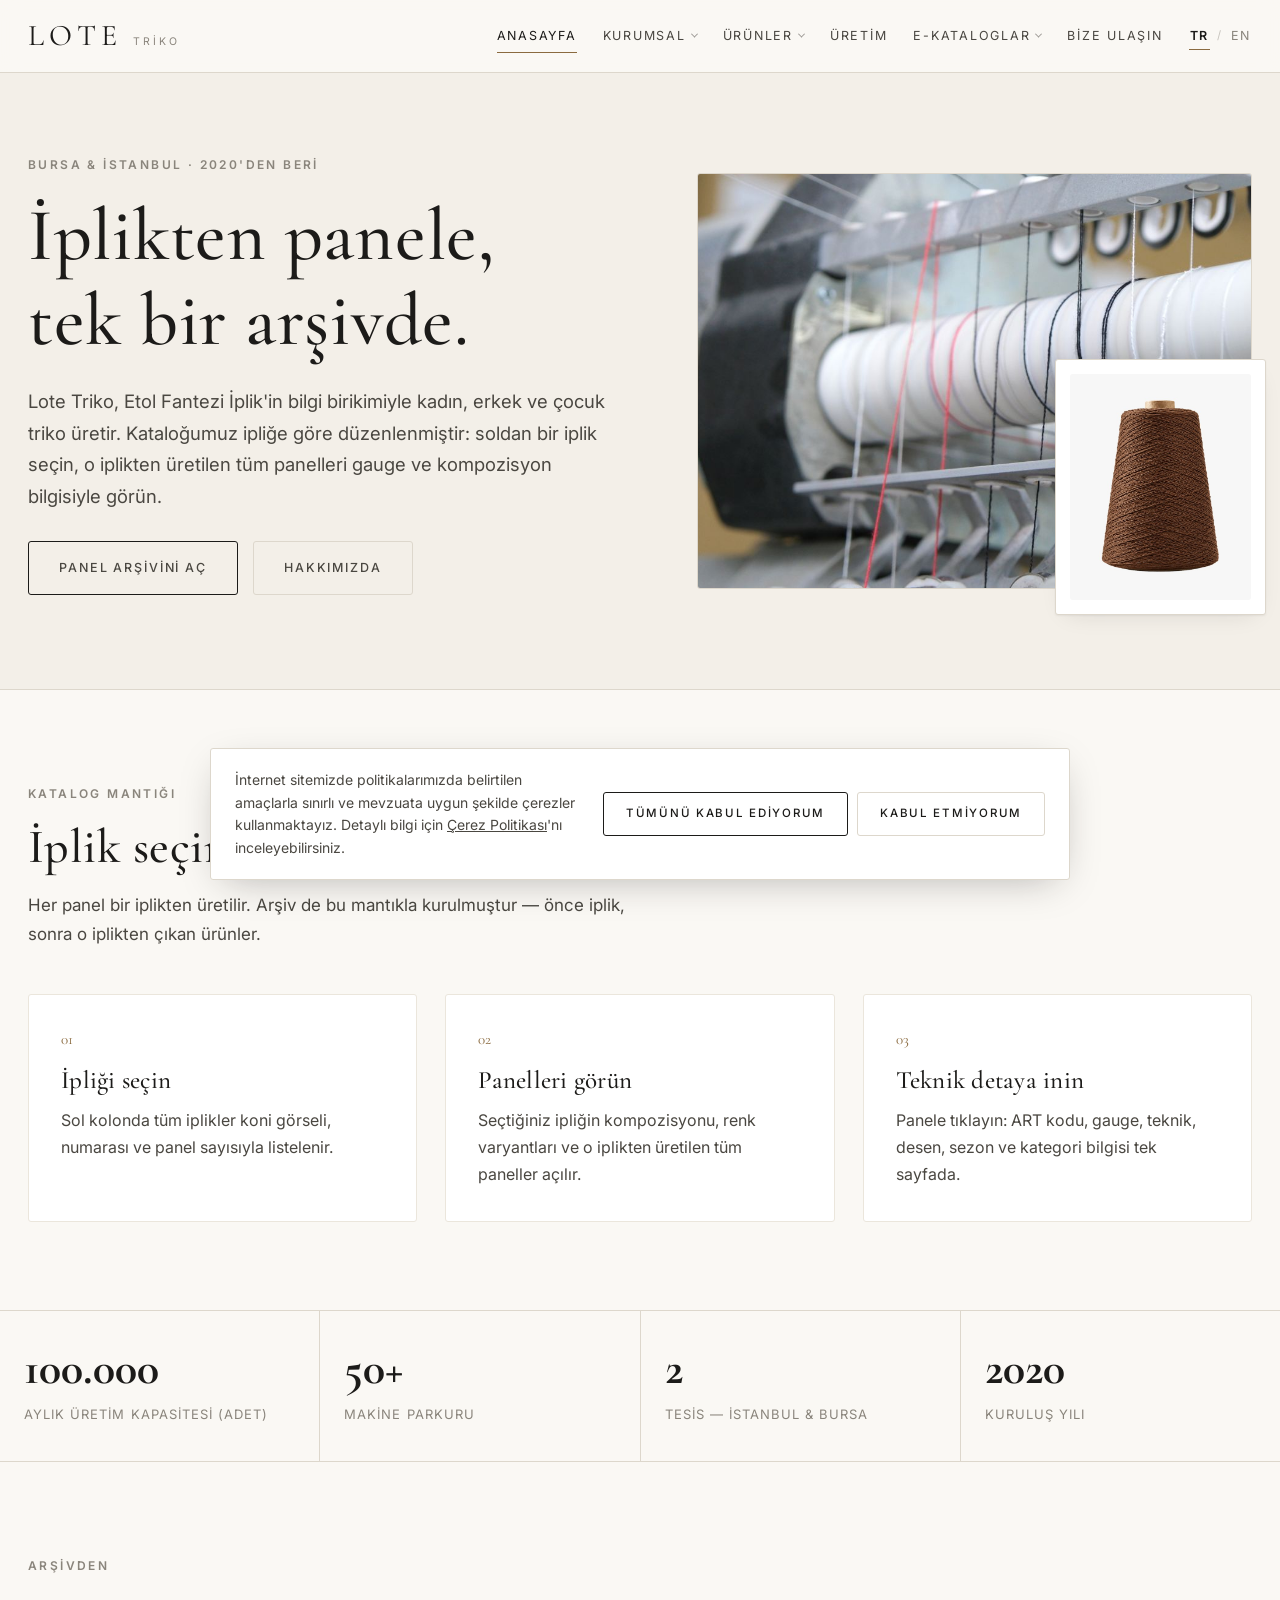
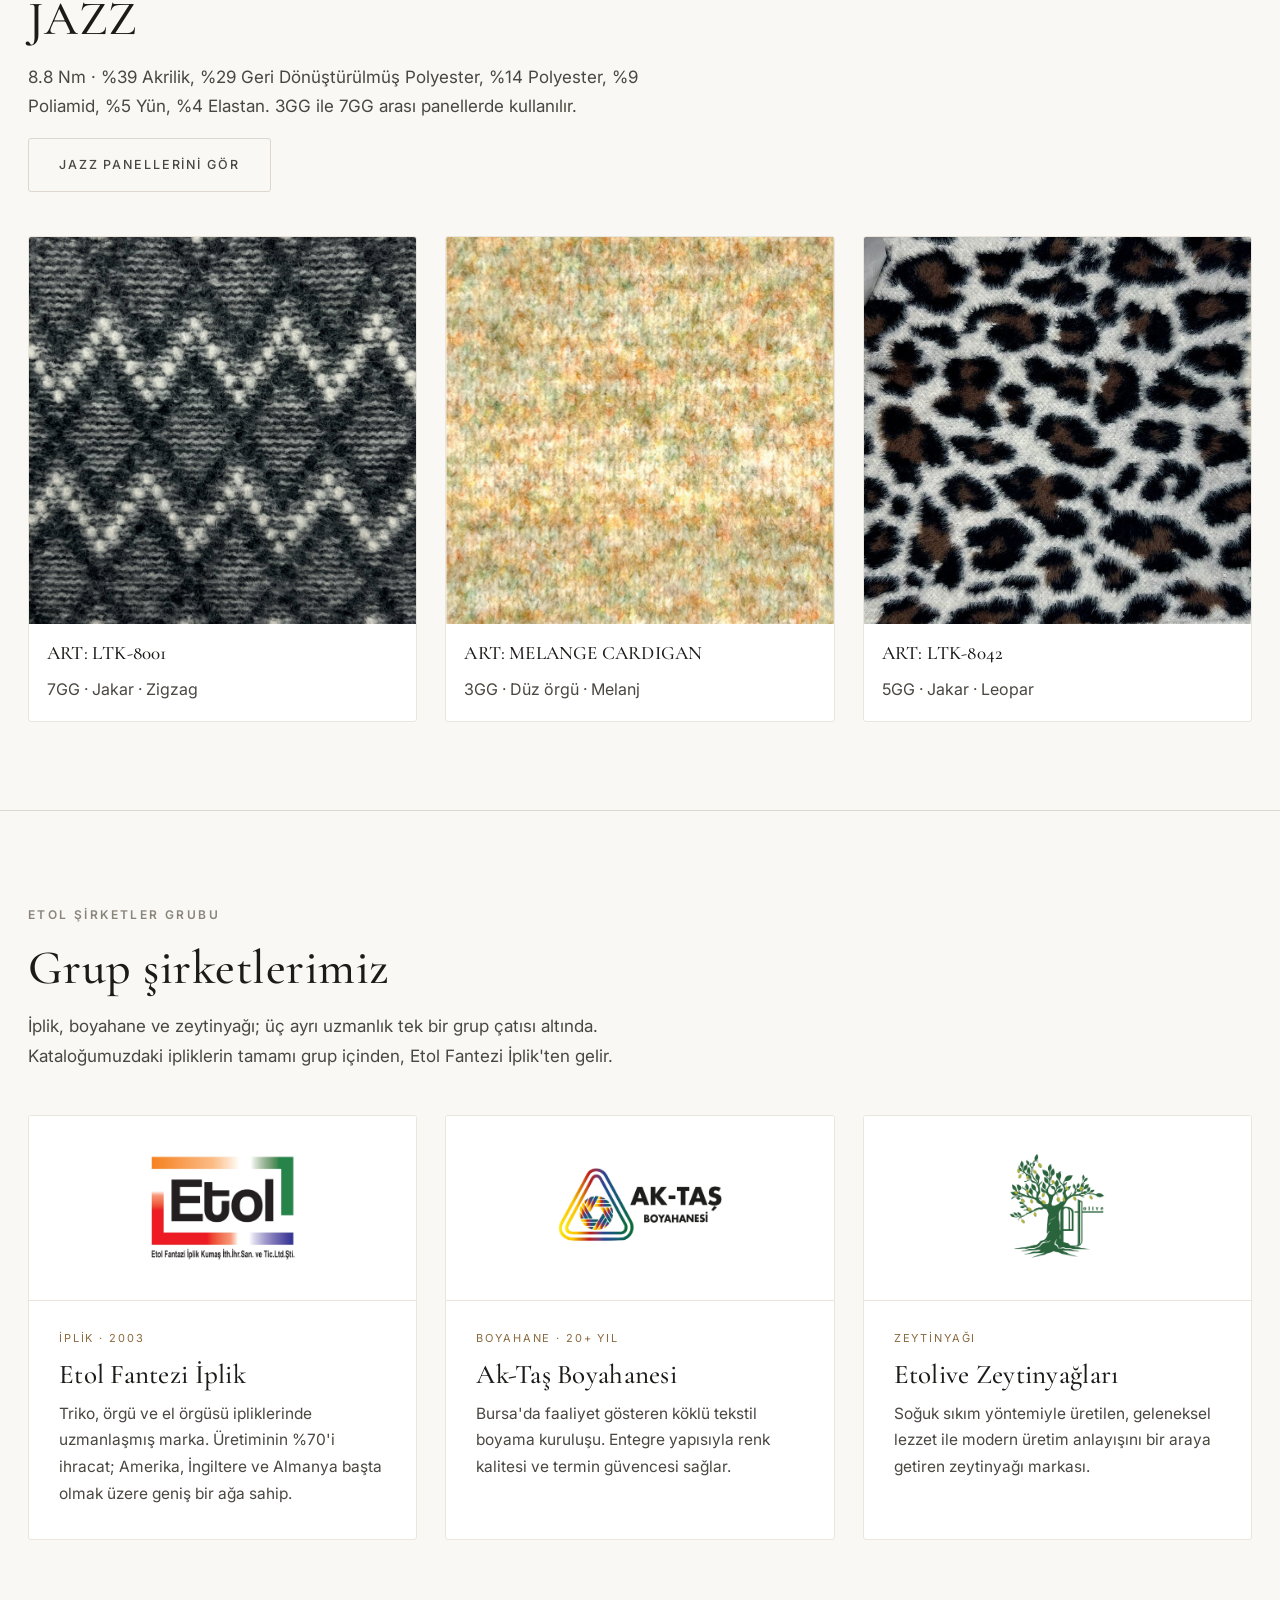
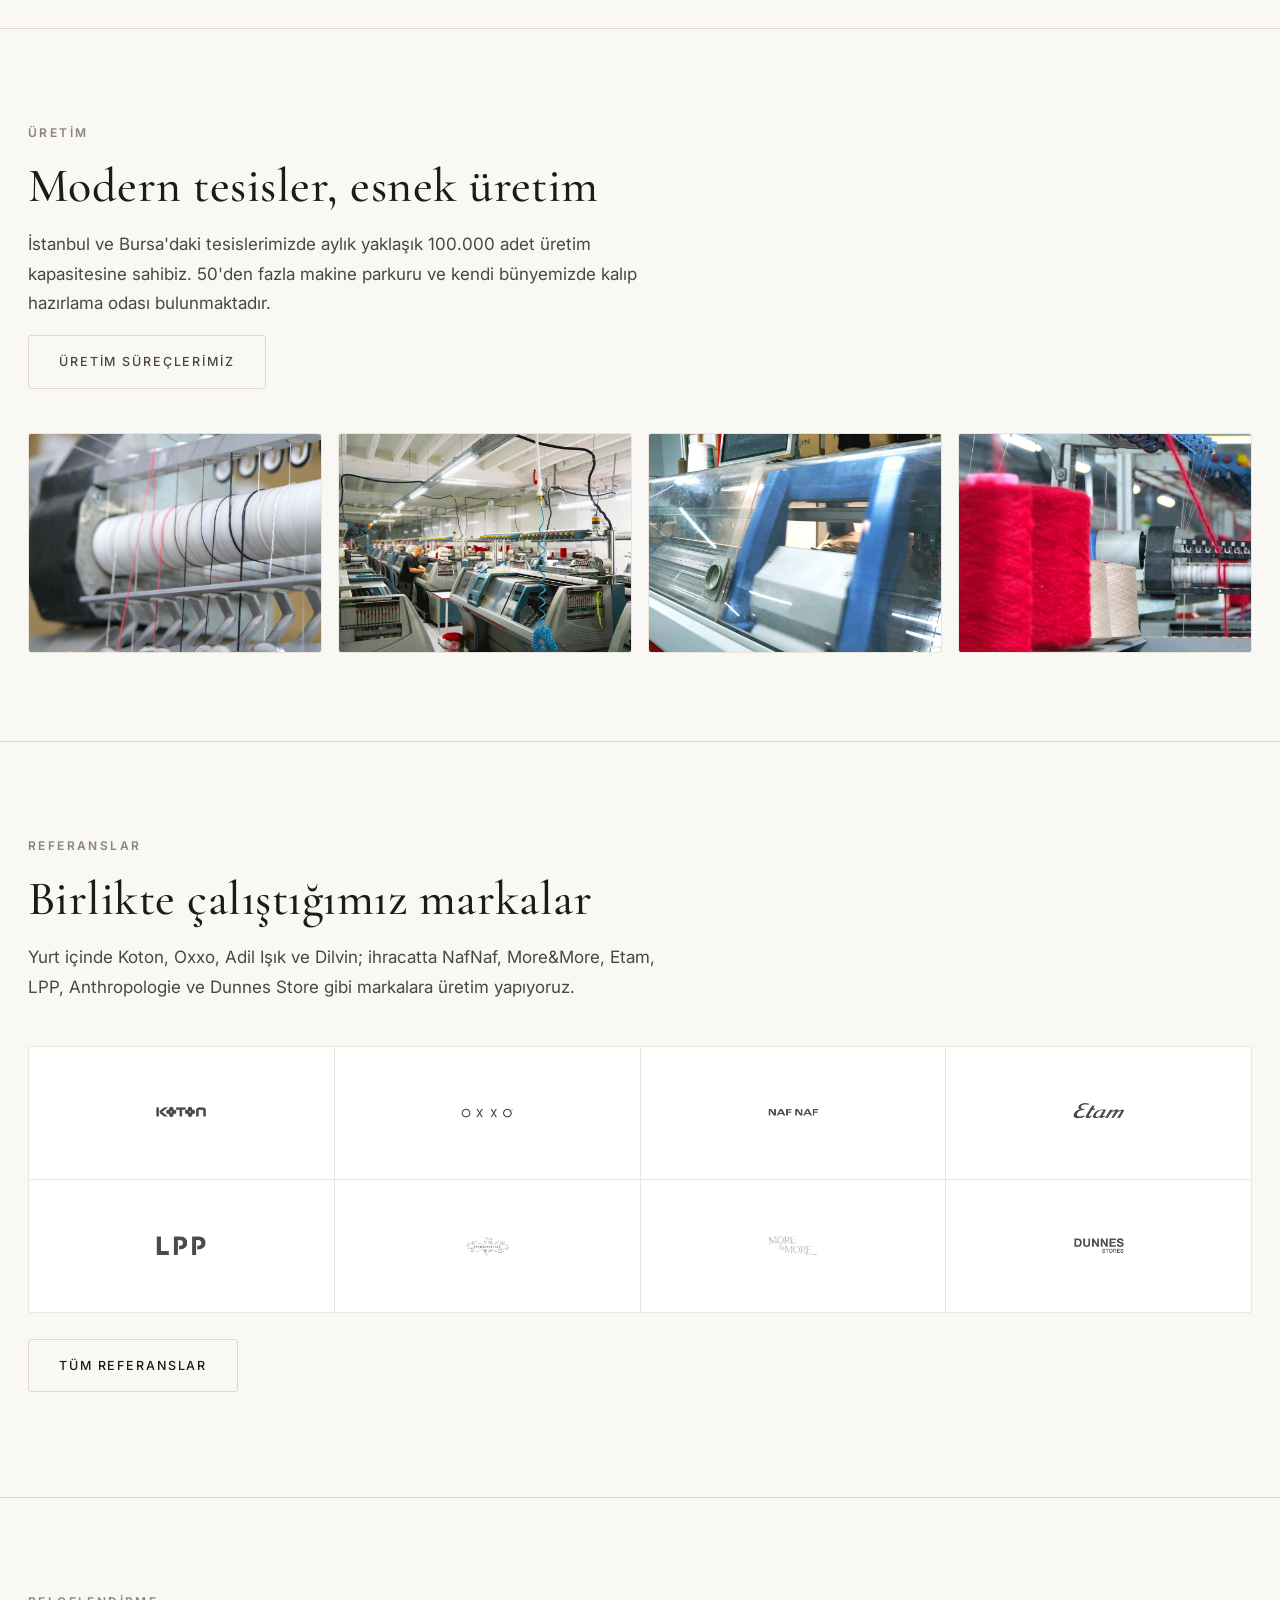
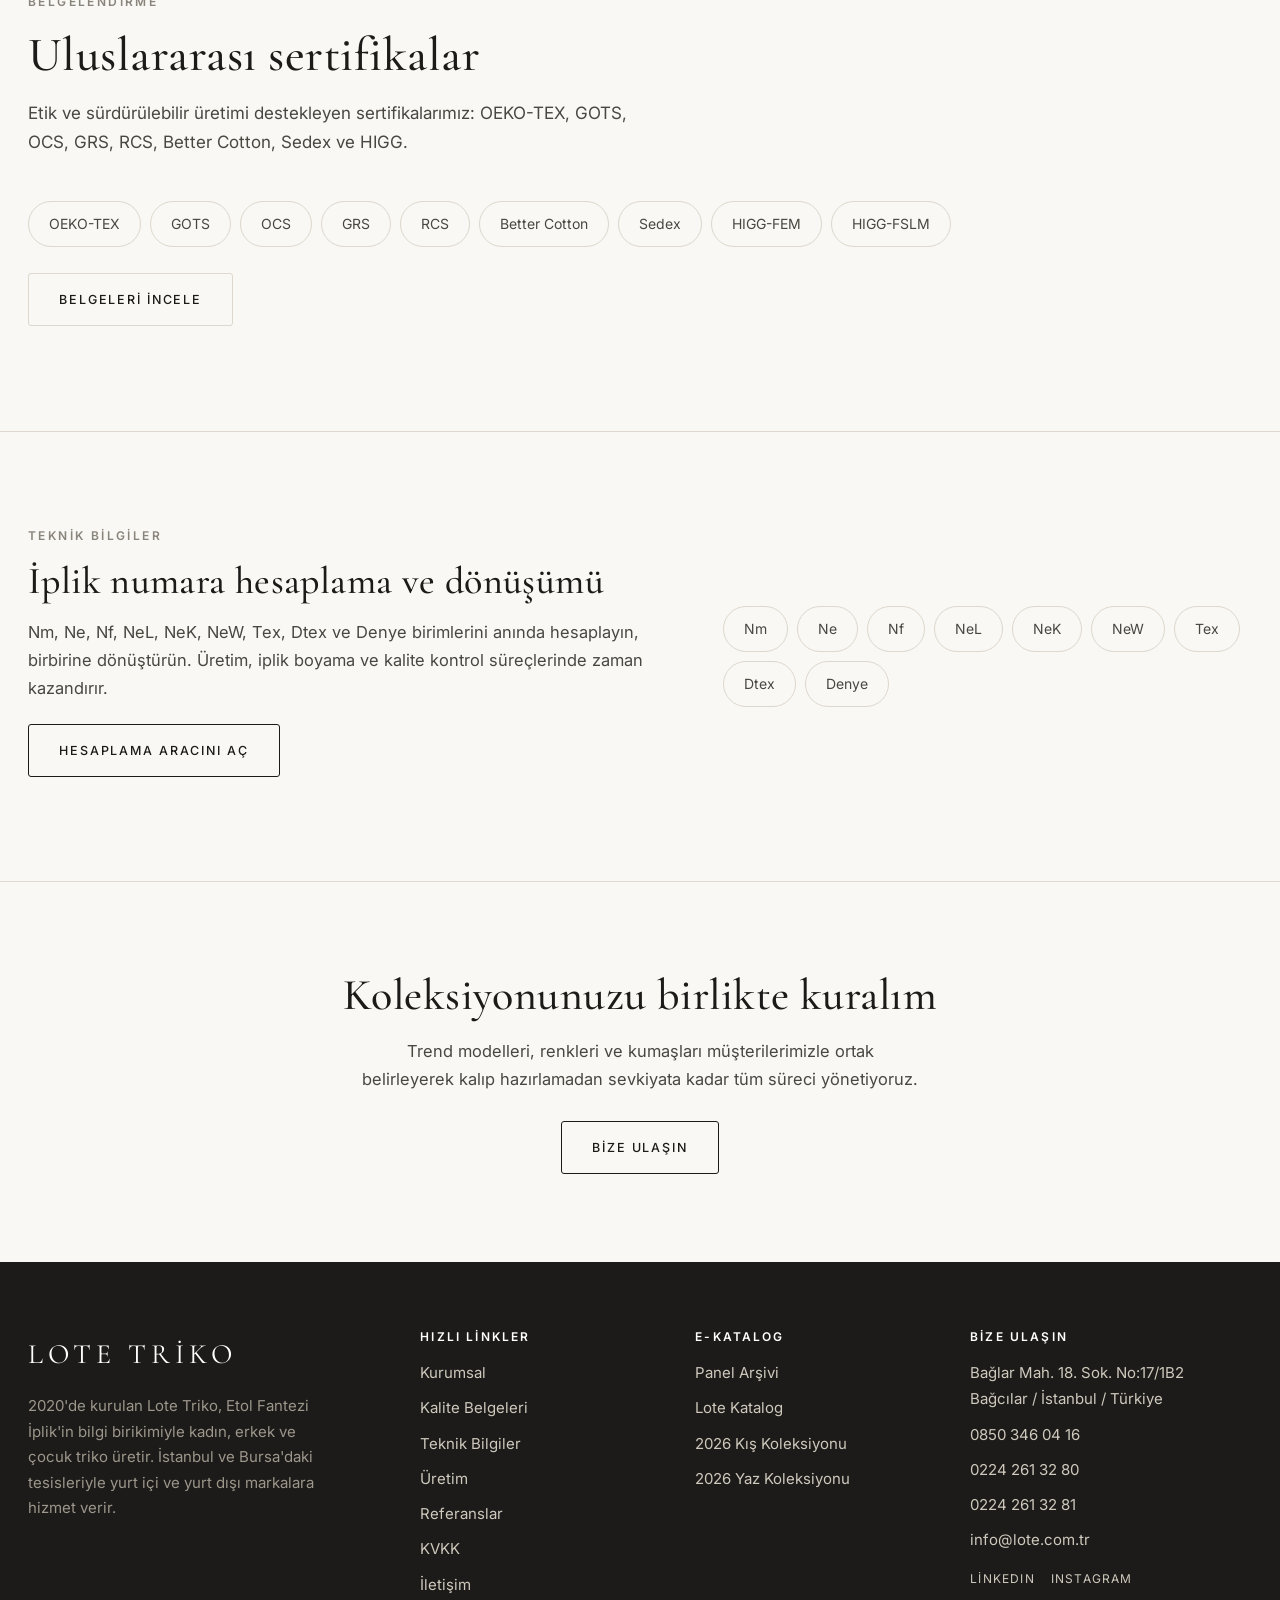
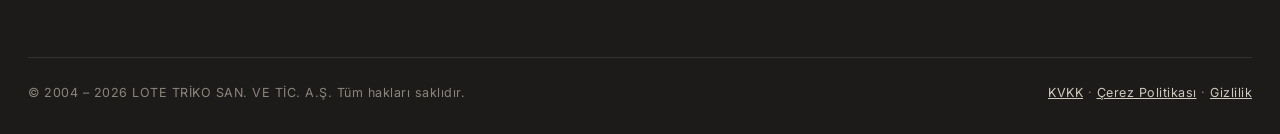
<file: index.html>
<!doctype html>
<html lang="tr">
<head>
<meta charset="utf-8">
<meta name="robots" content="noindex,nofollow">
<meta name="viewport" content="width=device-width,initial-scale=1">
<title>Lote Triko — Yüksek Kaliteli Triko Üretimi</title>
<meta name="description" content="2020'de kurulan Lote Triko, Etol Fantezi İplik'in bilgi birikimiyle kadın, erkek ve çocuk triko üretir. İplik bazlı panel arşivini inceleyin.">
<link rel="preconnect" href="https://fonts.googleapis.com">
<link rel="preconnect" href="https://fonts.gstatic.com" crossorigin>
<link href="https://fonts.googleapis.com/css2?family=Cormorant+Garamond:wght@300;400;500&family=Inter:wght@400;500;600&display=swap" rel="stylesheet">
<link rel="icon" href="assets/img/favicon.png" type="image/png">
<link rel="apple-touch-icon" href="assets/img/favicon.png">
<link rel="stylesheet" href="assets/css/style.css">
</head>
<body data-page="home">

<div id="head"></div>

<!-- HERO -->
<section class="hero">
  <div class="wrap">
    <div>
      <span class="kicker">Bursa &amp; İstanbul · 2020'den beri</span>
      <h1>İplikten panele,<br>tek bir arşivde.</h1>
      <p>
        Lote Triko, Etol Fantezi İplik'in bilgi birikimiyle kadın, erkek ve çocuk
        triko üretir. Kataloğumuz ipliğe göre düzenlenmiştir: soldan bir iplik seçin,
        o iplikten üretilen tüm panelleri gauge ve kompozisyon bilgisiyle görün.
      </p>
      <p style="margin-top:28px">
        <a class="btn" href="katalog.html">Panel Arşivini Aç</a>
        <a class="btn ghost" href="kurumsal.html" style="margin-left:10px">Hakkımızda</a>
      </p>
    </div>
    <div class="hero-art">
      <img src="assets/img/uretim_1.jpg" alt="Lote Triko üretim tesisi">
      <div class="cone"><img src="assets/yarns/cone.jpg" alt="İplik konisi"></div>
    </div>
  </div>
</section>

<!-- NASIL ÇALIŞIR -->
<section class="sec">
  <div class="wrap">
    <div class="sec-head">
      <span class="kicker">Katalog Mantığı</span>
      <h2>İplik seçin, üretilen malı görün</h2>
      <p>
        Her panel bir iplikten üretilir. Arşiv de bu mantıkla kurulmuştur —
        önce iplik, sonra o iplikten çıkan ürünler.
      </p>
    </div>
    <div class="grid-3">
      <div class="card">
        <span class="num">01</span>
        <h3>İpliği seçin</h3>
        <p>Sol kolonda tüm iplikler koni görseli, numarası ve panel sayısıyla listelenir.</p>
      </div>
      <div class="card">
        <span class="num">02</span>
        <h3>Panelleri görün</h3>
        <p>Seçtiğiniz ipliğin kompozisyonu, renk varyantları ve o iplikten üretilen tüm paneller açılır.</p>
      </div>
      <div class="card">
        <span class="num">03</span>
        <h3>Teknik detaya inin</h3>
        <p>Panele tıklayın: ART kodu, gauge, teknik, desen, sezon ve kategori bilgisi tek sayfada.</p>
      </div>
    </div>
  </div>
</section>

<!-- RAKAMLAR -->
<section class="sec" style="padding:0">
  <div class="wrap" style="padding:0">
    <div class="stats">
      <div><b>100.000</b><span>Aylık üretim kapasitesi (adet)</span></div>
      <div><b>50+</b><span>Makine parkuru</span></div>
      <div><b>2</b><span>Tesis — İstanbul &amp; Bursa</span></div>
      <div><b>2020</b><span>Kuruluş yılı</span></div>
    </div>
  </div>
</section>

<!-- ÖNE ÇIKAN İPLİK -->
<section class="sec">
  <div class="wrap">
    <div class="sec-head">
      <span class="kicker">Arşivden</span>
      <h2>JAZZ</h2>
      <p>
        8.8 Nm · %39 Akrilik, %29 Geri Dönüştürülmüş Polyester, %14 Polyester,
        %9 Poliamid, %5 Yün, %4 Elastan. 3GG ile 7GG arası panellerde kullanılır.
      </p>
      <p><a class="btn ghost" href="katalog.html#/iplik/jazz">JAZZ panellerini gör</a></p>
    </div>
    <div class="grid-3">
      <div class="card" style="padding:0;overflow:hidden">
        <img src="assets/panels/ltk-8001.jpg" alt="LTK-8001 panel" style="aspect-ratio:1/1;object-fit:cover">
        <div style="padding:18px"><h3 style="font-size:19px">ART: LTK-8001</h3><p>7GG · Jakar · Zigzag</p></div>
      </div>
      <div class="card" style="padding:0;overflow:hidden">
        <img src="assets/panels/melange-cardigan.jpg" alt="Melange Cardigan panel" style="aspect-ratio:1/1;object-fit:cover">
        <div style="padding:18px"><h3 style="font-size:19px">ART: MELANGE CARDIGAN</h3><p>3GG · Düz örgü · Melanj</p></div>
      </div>
      <div class="card" style="padding:0;overflow:hidden">
        <img src="assets/panels/leopard.jpg" alt="LTK-8042 panel" style="aspect-ratio:1/1;object-fit:cover">
        <div style="padding:18px"><h3 style="font-size:19px">ART: LTK-8042</h3><p>5GG · Jakar · Leopar</p></div>
      </div>
    </div>
  </div>
</section>

<!-- GRUP ŞİRKETLERİ -->
<section class="sec">
  <div class="wrap">
    <div class="sec-head">
      <span class="kicker">Etol Şirketler Grubu</span>
      <h2>Grup şirketlerimiz</h2>
      <p>
        İplik, boyahane ve zeytinyağı; üç ayrı uzmanlık tek bir grup çatısı altında.
        Kataloğumuzdaki ipliklerin tamamı grup içinden, Etol Fantezi İplik'ten gelir.
      </p>
    </div>
    <div class="groups">
      <a class="group" href="kurumsal.html#grup">
        <div class="group-pic"><img src="assets/grup/etol_fantazi_iplik.jpg" alt="Etol Fantezi İplik" loading="lazy"></div>
        <div class="group-meta">
          <span class="group-tag">İplik · 2003</span>
          <h3>Etol Fantezi İplik</h3>
          <p>
            Triko, örgü ve el örgüsü ipliklerinde uzmanlaşmış marka. Üretiminin %70'i
            ihracat; Amerika, İngiltere ve Almanya başta olmak üzere geniş bir ağa sahip.
          </p>
        </div>
      </a>
      <a class="group" href="kurumsal.html#grup">
        <div class="group-pic"><img src="assets/grup/aktas_boyahanesi.jpg" alt="Ak-Taş Boyahanesi" loading="lazy"></div>
        <div class="group-meta">
          <span class="group-tag">Boyahane · 20+ yıl</span>
          <h3>Ak-Taş Boyahanesi</h3>
          <p>
            Bursa'da faaliyet gösteren köklü tekstil boyama kuruluşu. Entegre yapısıyla
            renk kalitesi ve termin güvencesi sağlar.
          </p>
        </div>
      </a>
      <a class="group" href="kurumsal.html#grup">
        <div class="group-pic"><img src="assets/grup/etolive.jpg" alt="Etolive Zeytinyağları" loading="lazy"></div>
        <div class="group-meta">
          <span class="group-tag">Zeytinyağı</span>
          <h3>Etolive Zeytinyağları</h3>
          <p>
            Soğuk sıkım yöntemiyle üretilen, geleneksel lezzet ile modern üretim
            anlayışını bir araya getiren zeytinyağı markası.
          </p>
        </div>
      </a>
    </div>
  </div>
</section>

<!-- ÜRETİM -->
<section class="sec">
  <div class="wrap">
    <div class="sec-head">
      <span class="kicker">Üretim</span>
      <h2>Modern tesisler, esnek üretim</h2>
      <p>
        İstanbul ve Bursa'daki tesislerimizde aylık yaklaşık 100.000 adet üretim
        kapasitesine sahibiz. 50'den fazla makine parkuru ve kendi bünyemizde kalıp
        hazırlama odası bulunmaktadır.
      </p>
      <p><a class="btn ghost" href="uretim.html">Üretim süreçlerimiz</a></p>
    </div>
    <div class="gal">
      <img src="assets/img/uretim_1.jpg" alt="Üretim tesisi" loading="lazy" style="border:1px solid var(--line-2);border-radius:var(--r);aspect-ratio:4/3;object-fit:cover">
      <img src="assets/img/uretim_4.jpg" alt="Üretim tesisi" loading="lazy" style="border:1px solid var(--line-2);border-radius:var(--r);aspect-ratio:4/3;object-fit:cover">
      <img src="assets/img/uretim_6.jpg" alt="Üretim tesisi" loading="lazy" style="border:1px solid var(--line-2);border-radius:var(--r);aspect-ratio:4/3;object-fit:cover">
      <img src="assets/img/uretim_8.jpg" alt="Üretim tesisi" loading="lazy" style="border:1px solid var(--line-2);border-radius:var(--r);aspect-ratio:4/3;object-fit:cover">
    </div>
  </div>
</section>

<!-- REFERANSLAR -->
<section class="sec">
  <div class="wrap">
    <div class="sec-head">
      <span class="kicker">Referanslar</span>
      <h2>Birlikte çalıştığımız markalar</h2>
      <p>
        Yurt içinde Koton, Oxxo, Adil Işık ve Dilvin; ihracatta NafNaf, More&amp;More,
        Etam, LPP, Anthropologie ve Dunnes Store gibi markalara üretim yapıyoruz.
      </p>
    </div>
    <div class="logos">
      <div class="logo"><img src="assets/referanslar/koton.png" alt="Koton" loading="lazy"></div>
      <div class="logo"><img src="assets/referanslar/oxxo.png" alt="Oxxo" loading="lazy"></div>
      <div class="logo"><img src="assets/referanslar/nafnnaf.png" alt="NafNaf" loading="lazy"></div>
      <div class="logo"><img src="assets/referanslar/etam.png" alt="Etam" loading="lazy"></div>
      <div class="logo"><img src="assets/referanslar/lpp.png" alt="LPP" loading="lazy"></div>
      <div class="logo"><img src="assets/referanslar/anthropologie.png" alt="Anthropologie" loading="lazy"></div>
      <div class="logo"><img src="assets/referanslar/moreandmore.png" alt="More&amp;More" loading="lazy"></div>
      <div class="logo"><img src="assets/referanslar/dunnesstore.png" alt="Dunnes Store" loading="lazy"></div>
    </div>
    <p style="margin-top:26px"><a class="btn ghost" href="referanslar.html">Tüm referanslar</a></p>
  </div>
</section>

<!-- SERTİFİKALAR -->
<section class="sec">
  <div class="wrap">
    <div class="sec-head">
      <span class="kicker">Belgelendirme</span>
      <h2>Uluslararası sertifikalar</h2>
      <p>
        Etik ve sürdürülebilir üretimi destekleyen sertifikalarımız:
        OEKO-TEX, GOTS, OCS, GRS, RCS, Better Cotton, Sedex ve HIGG.
      </p>
    </div>
    <div class="countries">
      <span>OEKO-TEX</span><span>GOTS</span><span>OCS</span><span>GRS</span>
      <span>RCS</span><span>Better Cotton</span><span>Sedex</span>
      <span>HIGG-FEM</span><span>HIGG-FSLM</span>
    </div>
    <p style="margin-top:26px"><a class="btn ghost" href="kalite-belgeleri.html">Belgeleri incele</a></p>
  </div>
</section>

<!-- TEKNİK ARAÇ -->
<section class="sec">
  <div class="wrap two wide mid">
    <div>
      <span class="kicker">Teknik Bilgiler</span>
      <h2 style="font-size:clamp(26px,3.2vw,38px);margin:12px 0 14px">İplik numara hesaplama ve dönüşümü</h2>
      <p style="color:var(--ink-2)">
        Nm, Ne, Nf, NeL, NeK, NeW, Tex, Dtex ve Denye birimlerini anında hesaplayın,
        birbirine dönüştürün. Üretim, iplik boyama ve kalite kontrol süreçlerinde
        zaman kazandırır.
      </p>
      <p style="margin-top:22px"><a class="btn" href="teknik-bilgiler.html">Hesaplama aracını aç</a></p>
    </div>
    <div class="countries" style="align-content:start">
      <span>Nm</span><span>Ne</span><span>Nf</span><span>NeL</span><span>NeK</span>
      <span>NeW</span><span>Tex</span><span>Dtex</span><span>Denye</span>
    </div>
  </div>
</section>

<!-- CTA -->
<section class="sec" style="border-bottom:0">
  <div class="wrap" style="text-align:center">
    <h2 style="font-size:clamp(28px,3.6vw,44px);margin-bottom:16px">Koleksiyonunuzu birlikte kuralım</h2>
    <p style="color:var(--ink-2);max-width:56ch;margin:0 auto 28px">
      Trend modelleri, renkleri ve kumaşları müşterilerimizle ortak belirleyerek
      kalıp hazırlamadan sevkiyata kadar tüm süreci yönetiyoruz.
    </p>
    <a class="btn" href="iletisim.html">Bize Ulaşın</a>
  </div>
</section>

<div id="foot"></div>

<script src="assets/js/site.js"></script>
<script src="assets/js/i18n.js"></script>
</body>
</html>
</file>
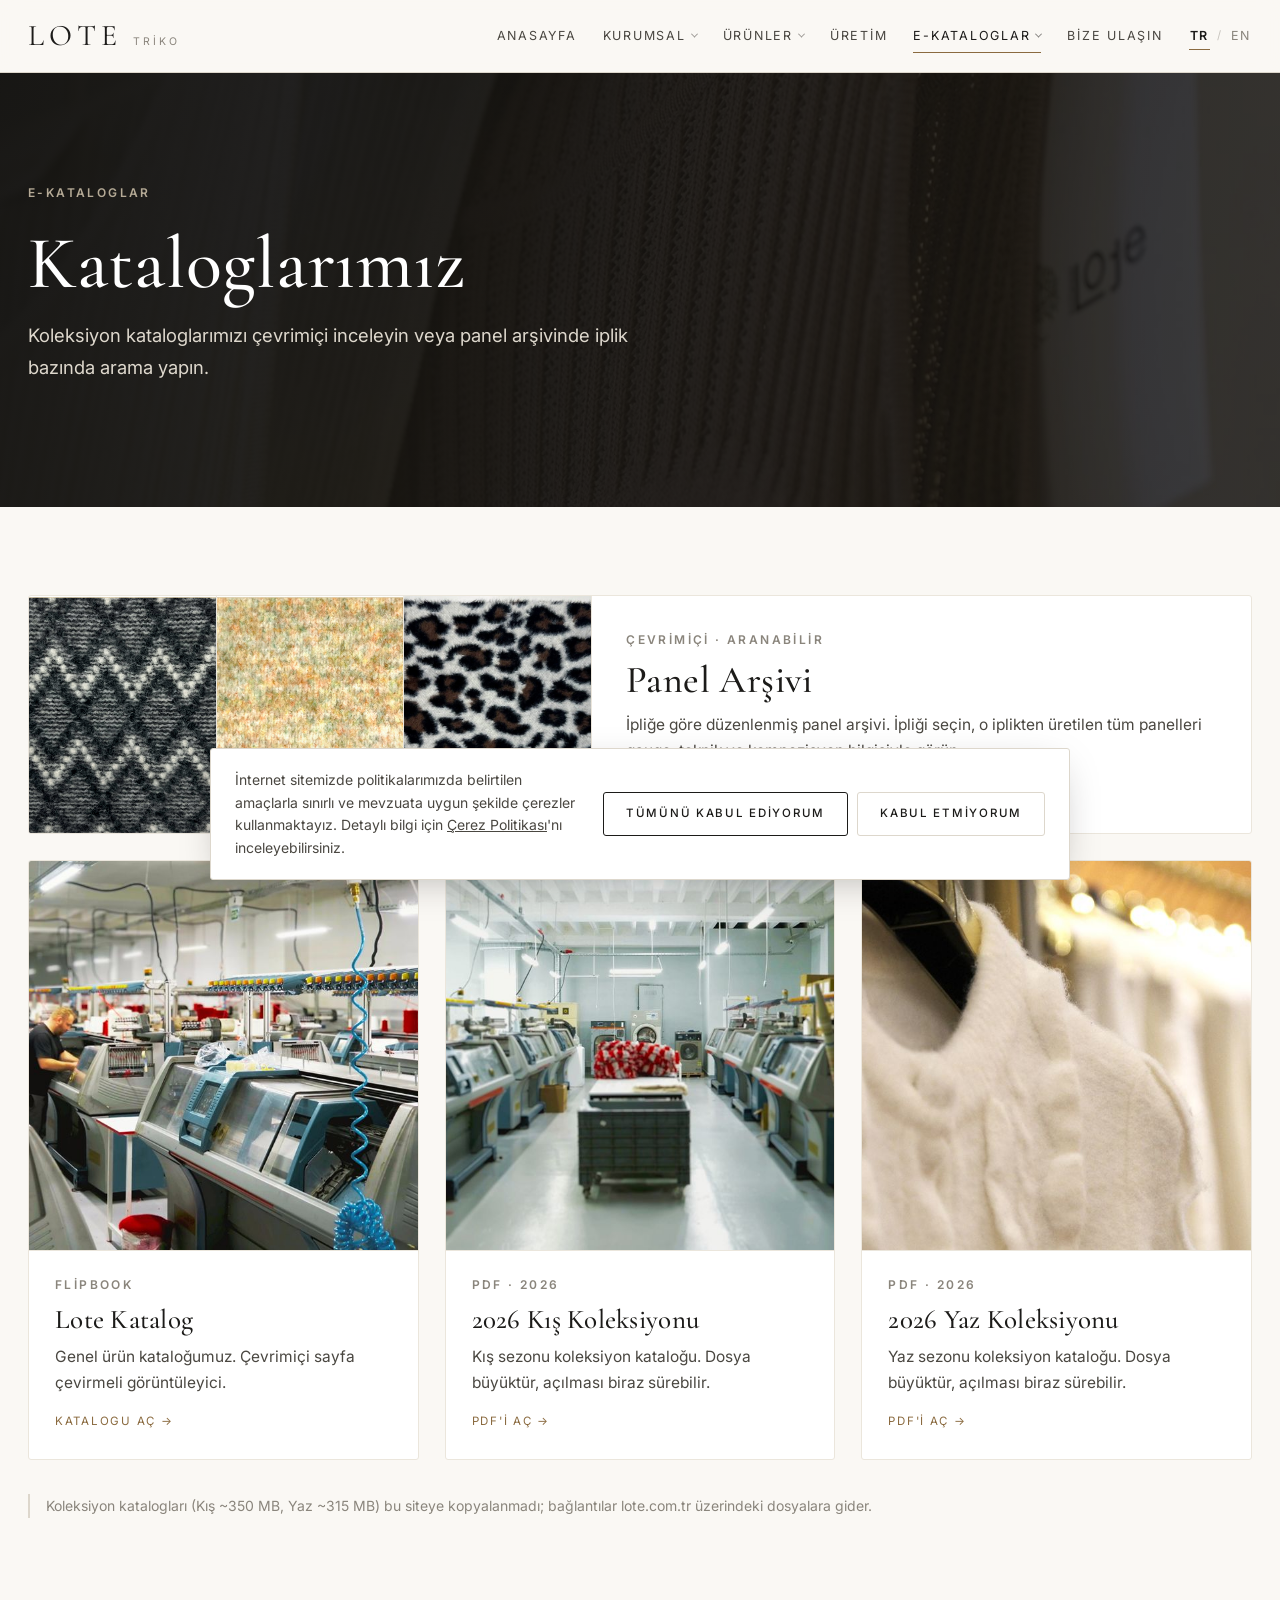
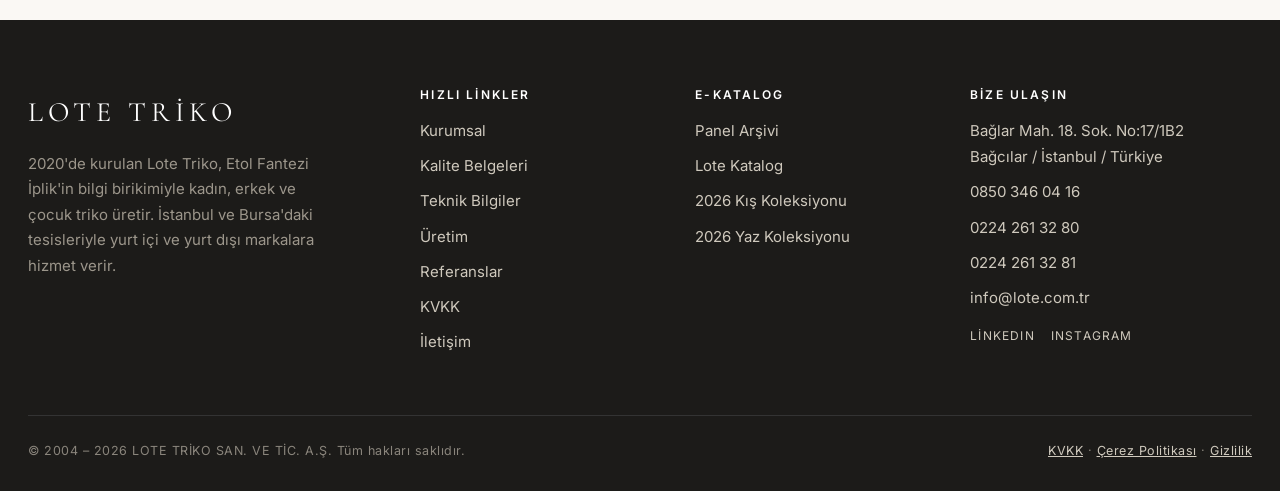
<file: e-katalog.html>
<!doctype html>
<html lang="tr">
<head>
<meta charset="utf-8">
<meta name="robots" content="noindex,nofollow">
<meta name="viewport" content="width=device-width,initial-scale=1">
<title>E-Kataloglar — Lote Triko</title>
<meta name="description" content="Lote Triko e-katalogları: Lote Katalog, 2026 Kış ve 2026 Yaz koleksiyonları, panel arşivi.">
<link rel="preconnect" href="https://fonts.googleapis.com">
<link rel="preconnect" href="https://fonts.gstatic.com" crossorigin>
<link href="https://fonts.googleapis.com/css2?family=Cormorant+Garamond:wght@300;400;500&family=Inter:wght@400;500;600&display=swap" rel="stylesheet">
<link rel="icon" href="assets/img/favicon.png" type="image/png">
<link rel="apple-touch-icon" href="assets/img/favicon.png">
<link rel="stylesheet" href="assets/css/style.css">
</head>
<body data-page="ekatalog">

<div id="head"></div>

<section class="hero banner">
  <img class="banner-bg" src="assets/banner/inner_kurumsal.jpg" alt="" aria-hidden="true">
  <div class="wrap" style="grid-template-columns:1fr">
    <div>
      <span class="kicker">E-Kataloglar</span>
      <h1 style="margin-bottom:14px">Kataloglarımız</h1>
      <p>Koleksiyon kataloglarımızı çevrimiçi inceleyin veya panel arşivinde iplik bazında arama yapın.</p>
    </div>
  </div>
</section>

<section class="sec" style="border-bottom:0">
  <div class="wrap">
    <div class="kats">

      <a class="kat kat-main" href="katalog.html">
        <div class="kat-pic">
          <img src="assets/panels/ltk-8001.jpg" alt="Panel arşivi" loading="lazy">
          <img src="assets/panels/melange-cardigan.jpg" alt="" loading="lazy">
          <img src="assets/panels/leopard.jpg" alt="" loading="lazy">
        </div>
        <div class="kat-meta">
          <span class="kicker">Çevrimiçi · Aranabilir</span>
          <h3>Panel Arşivi</h3>
          <p>
            İpliğe göre düzenlenmiş panel arşivi. İpliği seçin, o iplikten üretilen
            tüm panelleri gauge, teknik ve kompozisyon bilgisiyle görün.
          </p>
          <span class="kat-go">Arşivi aç &rarr;</span>
        </div>
      </a>

      <a class="kat" href="https://lote.com.tr/E-Katalog/" target="_blank" rel="noopener">
        <div class="kat-pic one"><img src="assets/img/slider_2.jpg" alt="Lote Katalog" loading="lazy"></div>
        <div class="kat-meta">
          <span class="kicker">Flipbook</span>
          <h3>Lote Katalog</h3>
          <p>Genel ürün kataloğumuz. Çevrimiçi sayfa çevirmeli görüntüleyici.</p>
          <span class="kat-go">Katalogu aç &rarr;</span>
        </div>
      </a>

      <a class="kat" href="https://lote.com.tr/E-Katalog_2026_kis/PDF.pdf" target="_blank" rel="noopener">
        <div class="kat-pic one"><img src="assets/img/slider_3.jpg" alt="2026 Kış Koleksiyonu" loading="lazy"></div>
        <div class="kat-meta">
          <span class="kicker">PDF · 2026</span>
          <h3>2026 Kış Koleksiyonu</h3>
          <p>Kış sezonu koleksiyon kataloğu. Dosya büyüktür, açılması biraz sürebilir.</p>
          <span class="kat-go">PDF'i aç &rarr;</span>
        </div>
      </a>

      <a class="kat" href="https://lote.com.tr/E-Katalog_2026_yaz/PDF.pdf" target="_blank" rel="noopener">
        <div class="kat-pic one"><img src="assets/img/slider_4.jpg" alt="2026 Yaz Koleksiyonu" loading="lazy"></div>
        <div class="kat-meta">
          <span class="kicker">PDF · 2026</span>
          <h3>2026 Yaz Koleksiyonu</h3>
          <p>Yaz sezonu koleksiyon kataloğu. Dosya büyüktür, açılması biraz sürebilir.</p>
          <span class="kat-go">PDF'i aç &rarr;</span>
        </div>
      </a>

    </div>

    <p class="note" style="margin-top:34px">
      Koleksiyon katalogları (Kış ~350 MB, Yaz ~315 MB) bu siteye kopyalanmadı;
      bağlantılar lote.com.tr üzerindeki dosyalara gider.
    </p>
  </div>
</section>

<div id="foot"></div>
<script src="assets/js/site.js"></script>
<script src="assets/js/i18n.js"></script>
</body>
</html>
</file>
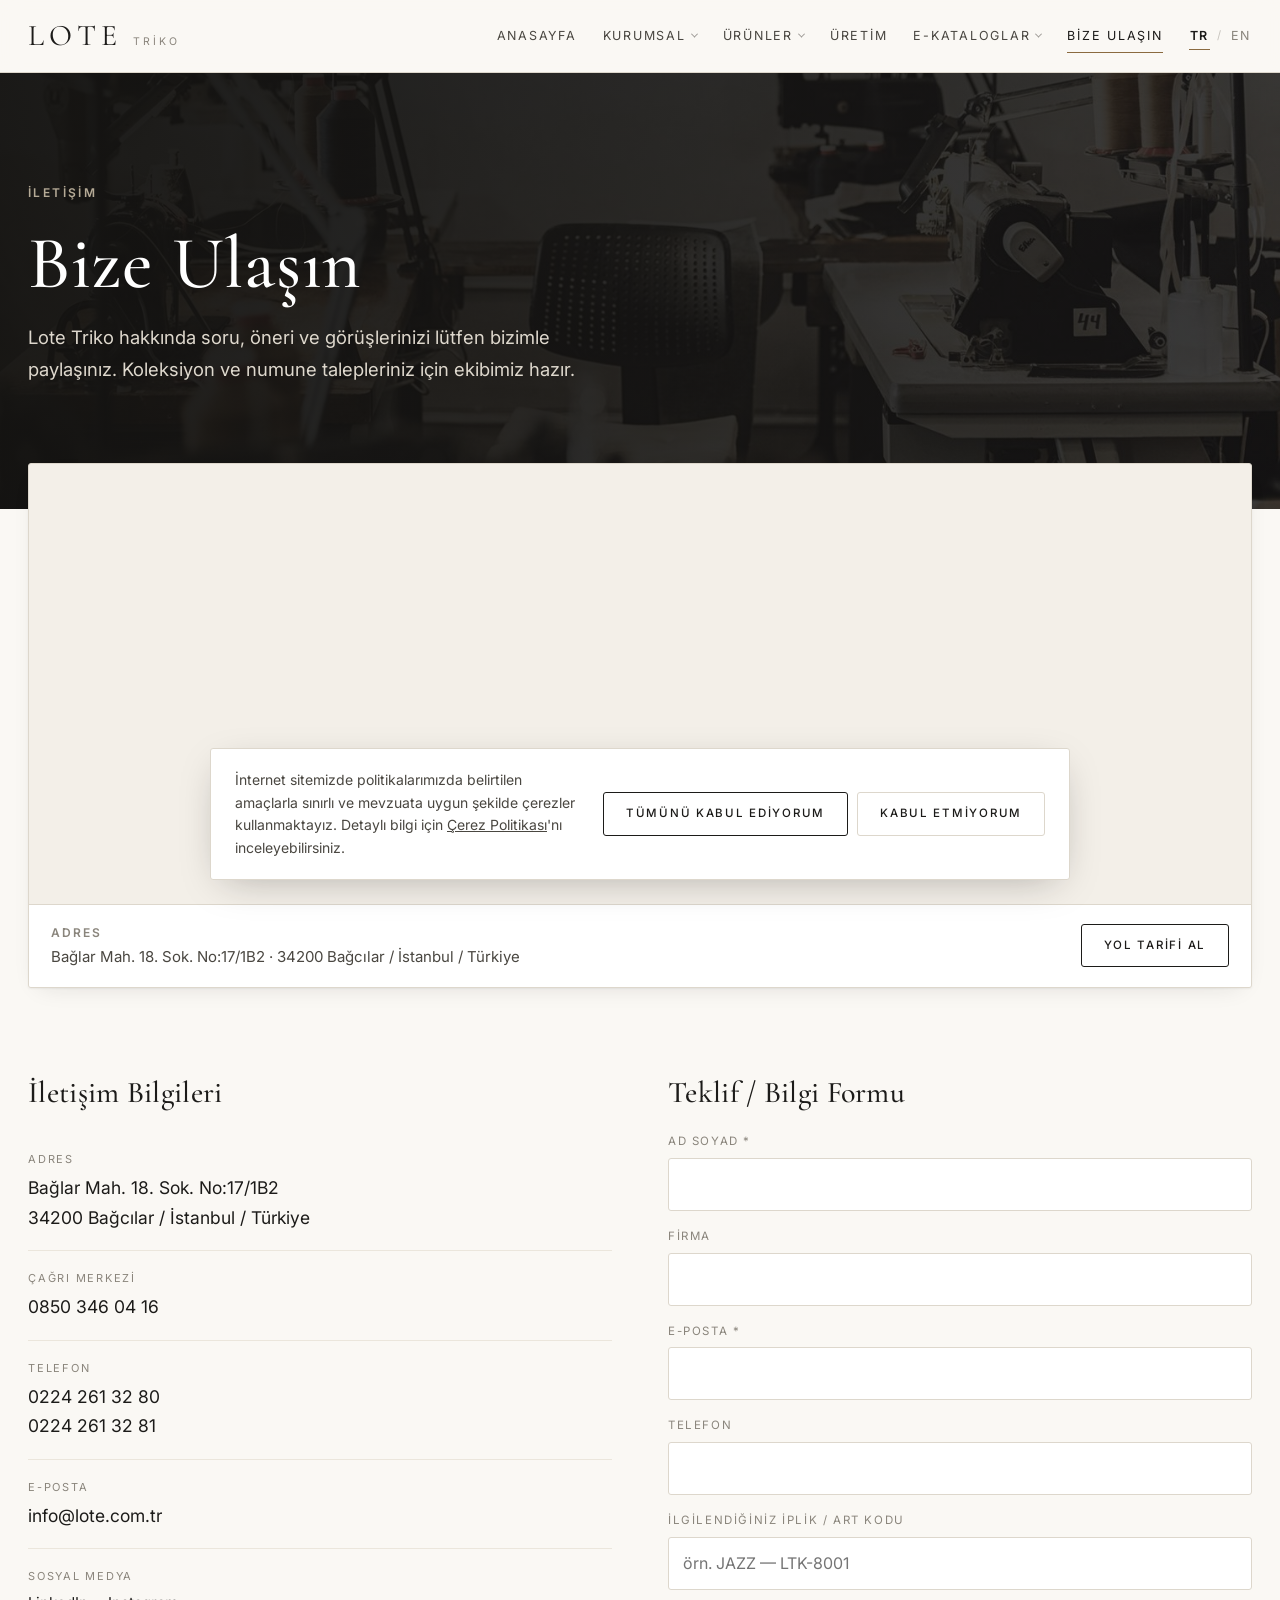
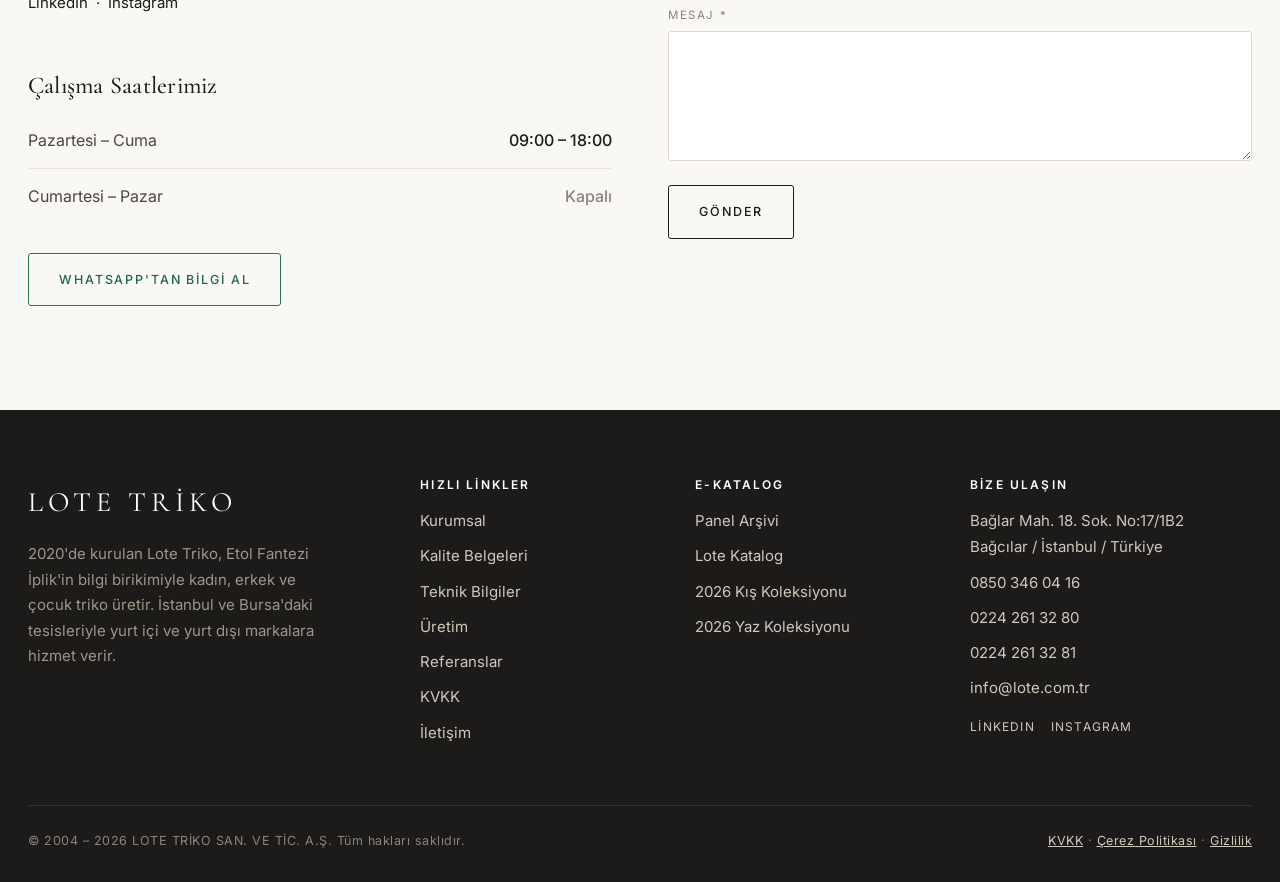
<file: iletisim.html>
<!doctype html>
<html lang="tr">
<head>
<meta charset="utf-8">
<meta name="robots" content="noindex,nofollow">
<meta name="viewport" content="width=device-width,initial-scale=1">
<title>Bize Ulaşın — Lote Triko | İstanbul Bağcılar Merkez</title>
<meta name="description" content="Lote Triko iletişim bilgileri, konum haritası, çalışma saatleri ve teklif formu.">
<link rel="preconnect" href="https://fonts.googleapis.com">
<link rel="preconnect" href="https://fonts.gstatic.com" crossorigin>
<link href="https://fonts.googleapis.com/css2?family=Cormorant+Garamond:wght@300;400;500&family=Inter:wght@400;500;600&display=swap" rel="stylesheet">
<link rel="icon" href="assets/img/favicon.png" type="image/png">
<link rel="apple-touch-icon" href="assets/img/favicon.png">
<link rel="stylesheet" href="assets/css/style.css">
</head>
<body data-page="iletisim">

<div id="head"></div>

<section class="hero banner">
  <img class="banner-bg" src="assets/banner/inner_iletisim.jpg" alt="" aria-hidden="true">
  <div class="wrap" style="grid-template-columns:1fr">
    <div>
      <span class="kicker">İletişim</span>
      <h1 style="margin-bottom:16px">Bize Ulaşın</h1>
      <p>
        Lote Triko hakkında soru, öneri ve görüşlerinizi lütfen bizimle paylaşınız.
        Koleksiyon ve numune talepleriniz için ekibimiz hazır.
      </p>
    </div>
  </div>
</section>

<!-- HARİTA -->
<section class="sec" style="padding-top:0;padding-bottom:0;border-bottom:0">
  <div class="wrap" style="padding-top:0">
    <div class="map" style="margin-top:-46px;position:relative;z-index:5;box-shadow:var(--sh)">
      <iframe
        src="https://www.google.com/maps/embed?pb=!1m18!1m12!1m3!1d3550.761073174736!2d28.819067712132618!3d41.02707897122834!2m3!1f0!2f0!3f0!3m2!1i1024!2i768!4f13.1!3m3!1m2!1s0x14caa52942169607%3A0x1337179790740e31!2sEtol%20iplik!5e1!3m2!1str!2str!4v1752681017867!5m2!1str!2str"
        title="Lote Triko konum haritası"
        loading="lazy" referrerpolicy="no-referrer-when-downgrade"
        allowfullscreen></iframe>
      <div class="map-bar">
        <div class="adr">
          <b>Adres</b>
          Bağlar Mah. 18. Sok. No:17/1B2 · 34200 Bağcılar / İstanbul / Türkiye
        </div>
        <a class="btn sm" href="https://maps.app.goo.gl/WJTPokLmjeBiU5sj8" target="_blank" rel="noopener">
          Yol Tarifi Al
        </a>
      </div>
    </div>
  </div>
</section>

<!-- BİLGİLER + FORM -->
<section class="sec" style="border-bottom:0">
  <div class="wrap">
    <div class="contact">

      <div class="cinfo">
        <h2 style="font-size:30px;margin-bottom:22px">İletişim Bilgileri</h2>
        <ul>
          <li>
            <div class="k">Adres</div>
            <div class="v">Bağlar Mah. 18. Sok. No:17/1B2<br>34200 Bağcılar / İstanbul / Türkiye</div>
          </li>
          <li>
            <div class="k">Çağrı Merkezi</div>
            <div class="v"><a href="tel:08503460416">0850 346 04 16</a></div>
          </li>
          <li>
            <div class="k">Telefon</div>
            <div class="v">
              <a href="tel:02242613280">0224 261 32 80</a><br>
              <a href="tel:02242613281">0224 261 32 81</a>
            </div>
          </li>
          <li>
            <div class="k">E-posta</div>
            <div class="v"><a href="mailto:info@lote.com.tr">info@lote.com.tr</a></div>
          </li>
          <li style="border-bottom:0">
            <div class="k">Sosyal Medya</div>
            <div class="v" style="font-size:15px">
              <a href="https://www.linkedin.com/company/lote-triko/" target="_blank" rel="noopener">LinkedIn</a>
              &nbsp;·&nbsp;
              <a href="https://www.instagram.com/lotestyle/" target="_blank" rel="noopener">Instagram</a>
            </div>
          </li>
        </ul>

        <h3 style="font-size:24px;margin:38px 0 14px">Çalışma Saatlerimiz</h3>
        <ul class="hours">
          <li><span class="d">Pazartesi – Cuma</span><span class="t">09:00 – 18:00</span></li>
          <li><span class="d">Cumartesi – Pazar</span><span class="t kapali">Kapalı</span></li>
        </ul>

        <p style="margin-top:28px">
          <a class="btn wa"
             href="https://wa.me/905334598690?text=Merhabalar%2C%20size%20Lote%20Triko%20web%20sitesi%20%C3%BCzerinden%20ula%C5%9F%C4%B1yorum.%20Bilgi%20verebilir%20misiniz%3F"
             target="_blank" rel="noopener">WhatsApp'tan Bilgi Al</a>
        </p>
      </div>

      <div>
        <h2 style="font-size:30px;margin-bottom:22px">Teklif / Bilgi Formu</h2>
        <form class="form" id="f" novalidate>
          <label><span class="k">Ad Soyad *</span><input name="ad" required></label>
          <label><span class="k">Firma</span><input name="firma"></label>
          <label><span class="k">E-posta *</span><input type="email" name="eposta" required></label>
          <label><span class="k">Telefon</span><input type="tel" name="tel"></label>
          <label><span class="k">İlgilendiğiniz iplik / ART kodu</span>
            <input name="urun" placeholder="örn. JAZZ — LTK-8001"></label>
          <label><span class="k">Mesaj *</span><textarea name="mesaj" required></textarea></label>
          <button class="btn" type="submit">Gönder</button>
          <p id="msg" style="margin-top:16px;font-size:14px;color:var(--ink-3)"></p>
        </form>
      </div>

    </div>
  </div>
</section>

<div id="foot"></div>
<script src="assets/js/site.js"></script>
<script src="assets/js/i18n.js"></script>
<script>
// Demo: form şu an bir sunucuya bağlı değil. Canlıya alırken endpoint eklenecek.
document.getElementById('f').addEventListener('submit', function (e) {
  e.preventDefault();
  const msg = document.getElementById('msg');
  const bos = [...this.querySelectorAll('[required]')].some(el => !el.value.trim());
  if (bos) { msg.textContent = 'Lütfen yıldızlı alanları doldurun.'; return; }
  if (!this.eposta.checkValidity()) { msg.textContent = 'Lütfen geçerli bir e-posta adresi girin.'; return; }
  if (!this.checkValidity()) { msg.textContent = 'Lütfen yıldızlı alanları doldurun.'; return; }
  msg.textContent = 'Demo form — mesaj henüz gönderilmiyor. Canlı sürümde info@lote.com.tr adresine iletilecek.';
});
</script>
</body>
</html>
</file>
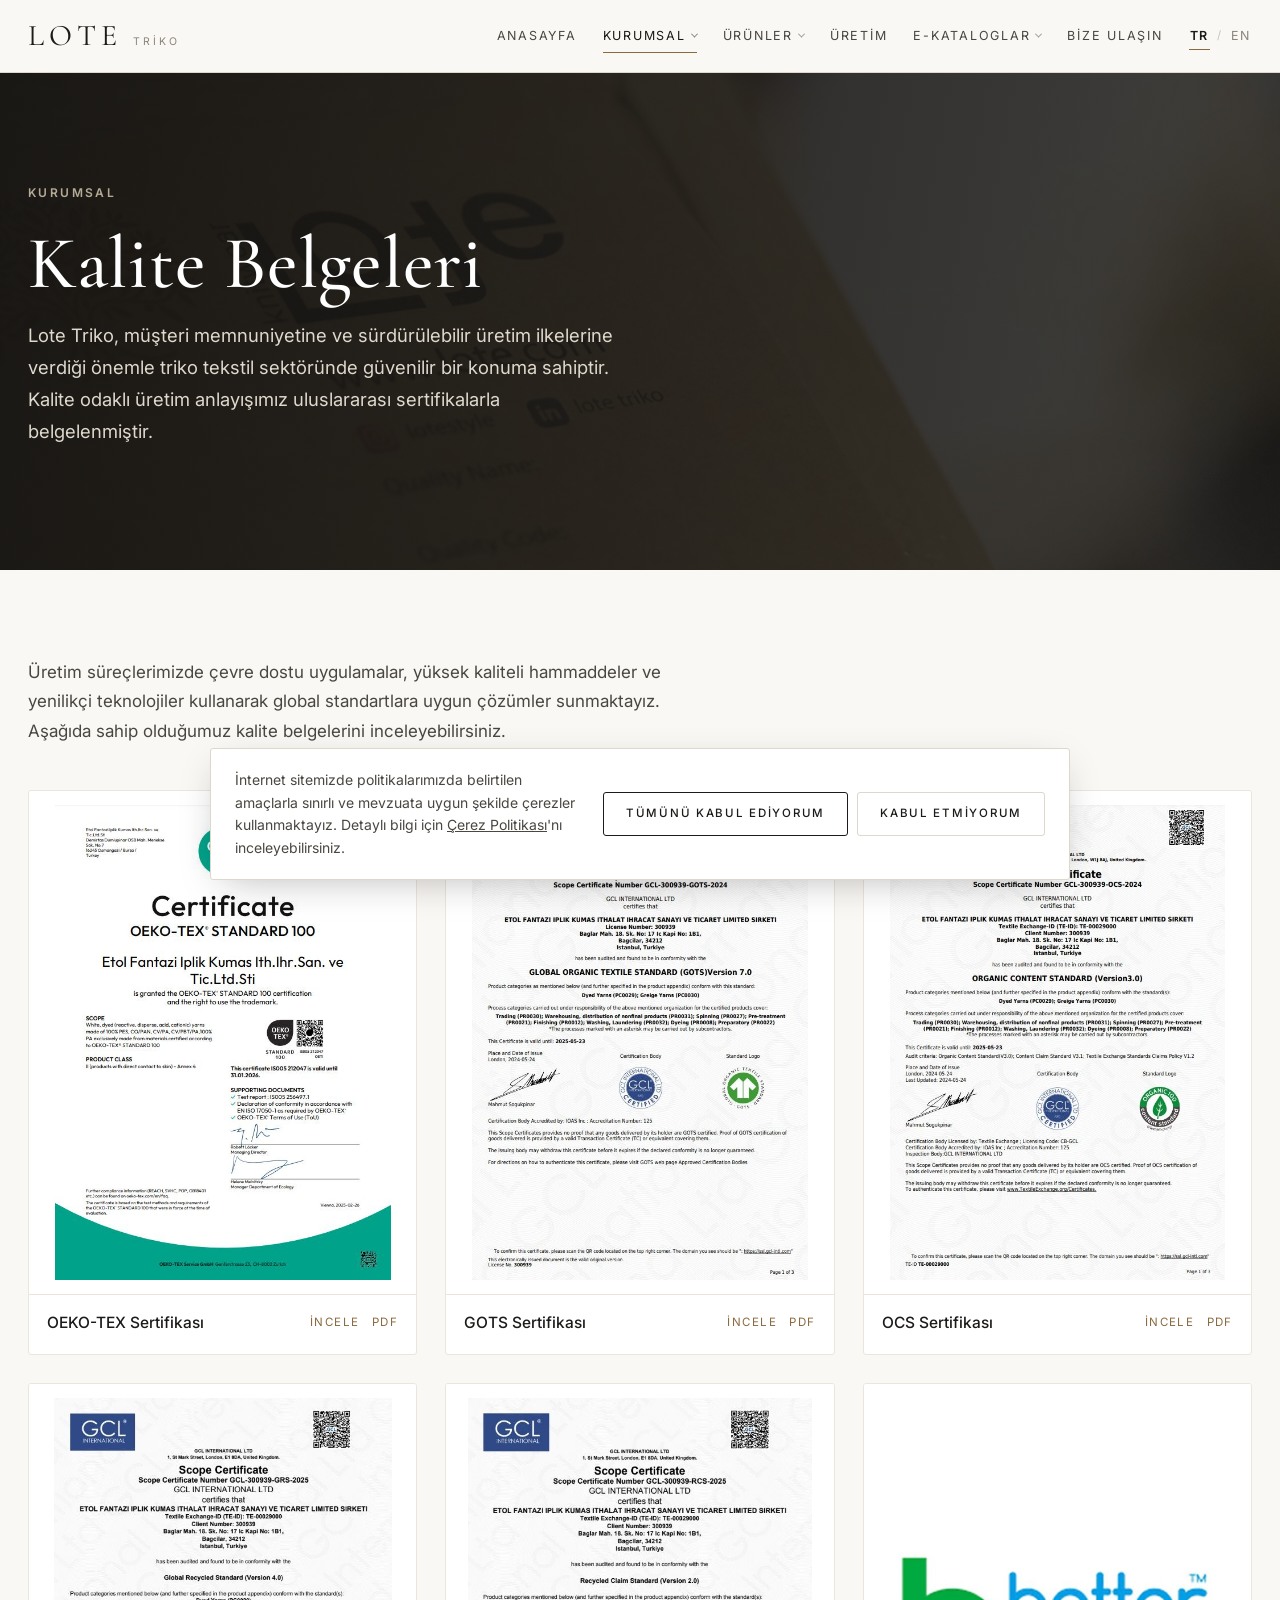
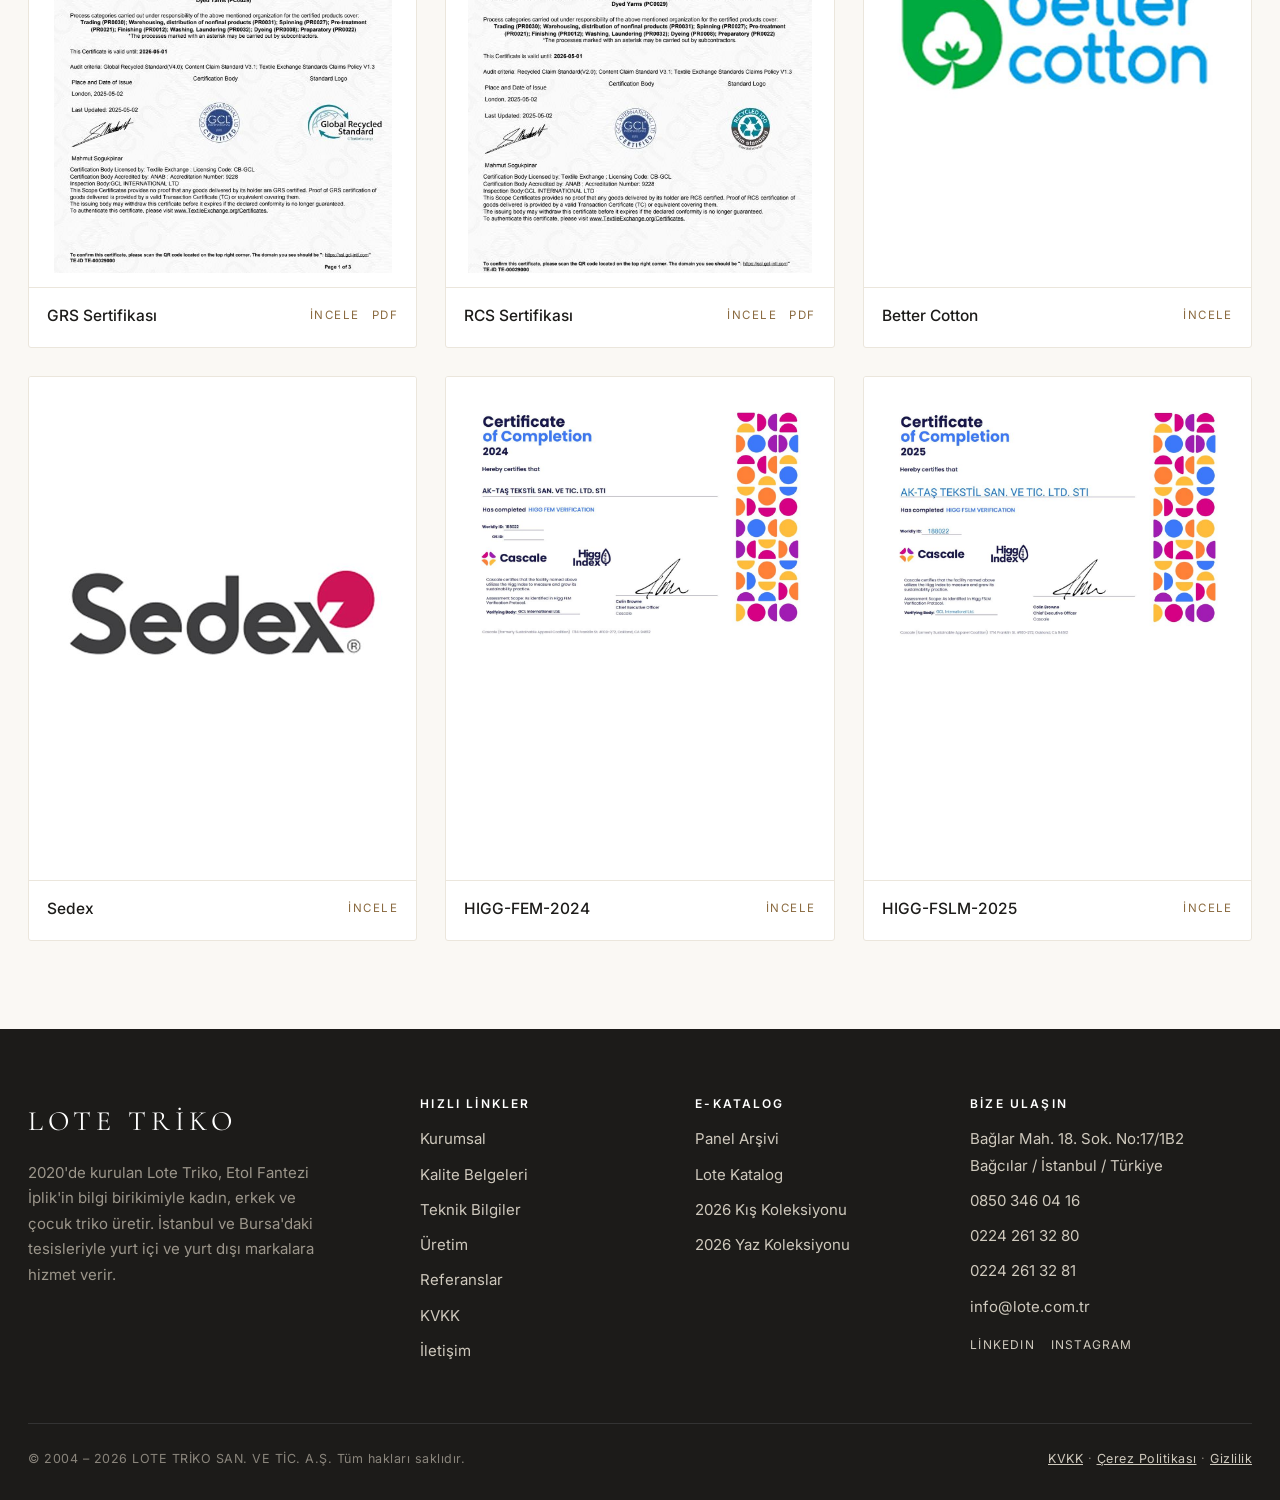
<file: kalite-belgeleri.html>
<!doctype html>
<html lang="tr">
<head>
<meta charset="utf-8">
<meta name="robots" content="noindex,nofollow">
<meta name="viewport" content="width=device-width,initial-scale=1">
<title>Kalite Belgeleri — Lote Triko</title>
<meta name="description" content="Lote Triko uluslararası kalite sertifikaları: OEKO-TEX, GOTS, OCS, GRS, RCS, Better Cotton, Sedex, HIGG.">
<link rel="preconnect" href="https://fonts.googleapis.com">
<link rel="preconnect" href="https://fonts.gstatic.com" crossorigin>
<link href="https://fonts.googleapis.com/css2?family=Cormorant+Garamond:wght@300;400;500&family=Inter:wght@400;500;600&display=swap" rel="stylesheet">
<link rel="icon" href="assets/img/favicon.png" type="image/png">
<link rel="apple-touch-icon" href="assets/img/favicon.png">
<link rel="stylesheet" href="assets/css/style.css">
</head>
<body data-page="kurumsal">

<div id="head"></div>

<section class="hero banner">
  <img class="banner-bg" src="assets/banner/inner_belgeler.jpg" alt="" aria-hidden="true">
  <div class="wrap" style="grid-template-columns:1fr">
    <div>
      <span class="kicker">Kurumsal</span>
      <h1 style="margin-bottom:14px">Kalite Belgeleri</h1>
      <p>
        Lote Triko, müşteri memnuniyetine ve sürdürülebilir üretim ilkelerine verdiği
        önemle triko tekstil sektöründe güvenilir bir konuma sahiptir. Kalite odaklı
        üretim anlayışımız uluslararası sertifikalarla belgelenmiştir.
      </p>
    </div>
  </div>
</section>

<section class="sec" style="border-bottom:0">
  <div class="wrap">
    <div class="sec-head">
      <p>
        Üretim süreçlerimizde çevre dostu uygulamalar, yüksek kaliteli hammaddeler ve
        yenilikçi teknolojiler kullanarak global standartlara uygun çözümler sunmaktayız.
        Aşağıda sahip olduğumuz kalite belgelerini inceleyebilirsiniz.
      </p>
    </div>

    <div class="certs" id="certs"></div>
  </div>
</section>

<!-- belge büyütme -->
<div class="lightbox" id="lb" hidden>
  <button class="lb-close" aria-label="Kapat">&times;</button>
  <img id="lb-img" alt="">
  <div class="lb-cap" id="lb-cap"></div>
</div>

<div id="foot"></div>
<script src="assets/js/site.js"></script>
<script src="assets/js/i18n.js"></script>
<script>
const CERTS = [
  { ad:'OEKO-TEX Sertifikası', img:'assets/belgeler/OEKO_TEX_CE.jpg',               pdf:'assets/belgeler/OEKO_TEX_CE.pdf' },
  { ad:'GOTS Sertifikası',     img:'assets/belgeler/300939_GOTS_CERTIFICATE.jpg',   pdf:'assets/belgeler/300939_GOTS_CERTIFICATE.pdf' },
  { ad:'OCS Sertifikası',      img:'assets/belgeler/300939_OCS_CERTIFICATE.jpg',    pdf:'assets/belgeler/300939_OCS_CERTIFICATE.pdf' },
  { ad:'GRS Sertifikası',      img:'assets/belgeler/ETOL_AKTAS_GRS_CERTIFICATE.jpg',pdf:'assets/belgeler/ETOL_AKTAS_GRS_CERTIFICATE.pdf' },
  { ad:'RCS Sertifikası',      img:'assets/belgeler/ETOL_AKTAS_RCS_CERTIFICATE.jpg',pdf:'assets/belgeler/ETOL_AKTAS_RCS_CERTIFICATE.pdf' },
  { ad:'Better Cotton',        img:'assets/belgeler/better_cotton.jpg' },
  { ad:'Sedex',                img:'assets/belgeler/Sedex.jpg' },
  { ad:'HIGG-FEM-2024',        img:'assets/belgeler/HIGG-FEM-2024.jpg' },
  { ad:'HIGG-FSLM-2025',       img:'assets/belgeler/HIGG-FSLM-2025.jpg' }
];

document.getElementById('certs').innerHTML = CERTS.map((c,i) => `
  <figure class="cert">
    <button class="cert-pic" data-i="${i}" aria-label="${c.ad} belgesini büyüt">
      <img src="${c.img}" alt="${c.ad}" loading="lazy">
    </button>
    <figcaption>
      <span class="cert-ad">${c.ad}</span>
      <span class="cert-links">
        <button class="lnk" data-i="${i}">İncele</button>
        ${c.pdf ? `<a class="lnk" href="${c.pdf}" target="_blank" rel="noopener">PDF</a>` : ''}
      </span>
    </figcaption>
  </figure>`).join('');

if (window.applyI18n) window.applyI18n(document.getElementById('certs'));

const lb = document.getElementById('lb');
document.getElementById('certs').addEventListener('click', e => {
  const b = e.target.closest('[data-i]');
  if (!b) return;
  const c = CERTS[+b.dataset.i];
  document.getElementById('lb-img').src = c.img;
  document.getElementById('lb-img').alt = c.ad;
  document.getElementById('lb-cap').textContent = c.ad;
  lb.hidden = false;
  document.body.style.overflow = 'hidden';
});
function closeLb(){ lb.hidden = true; document.body.style.overflow = ''; }
lb.addEventListener('click', e => { if (e.target === lb || e.target.closest('.lb-close')) closeLb(); });
document.addEventListener('keydown', e => { if (e.key === 'Escape' && !lb.hidden) closeLb(); });
</script>
</body>
</html>
</file>
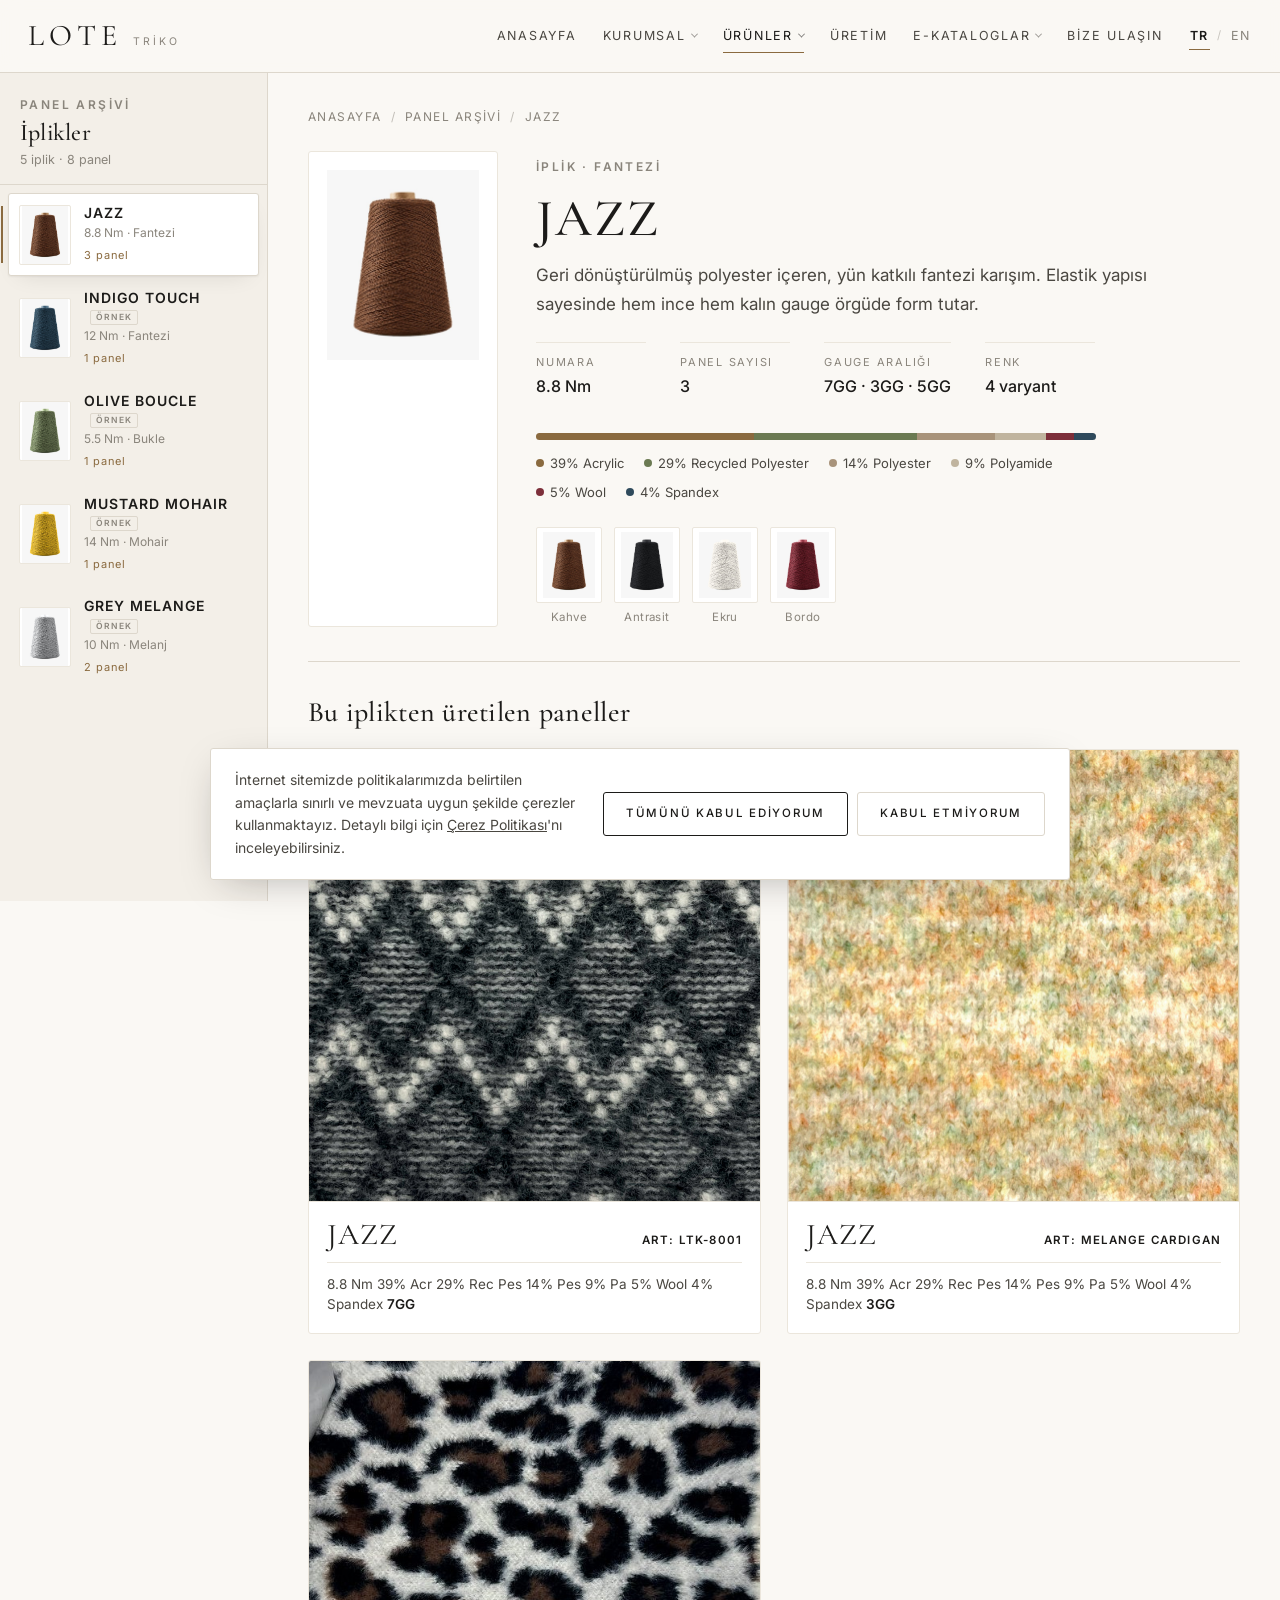
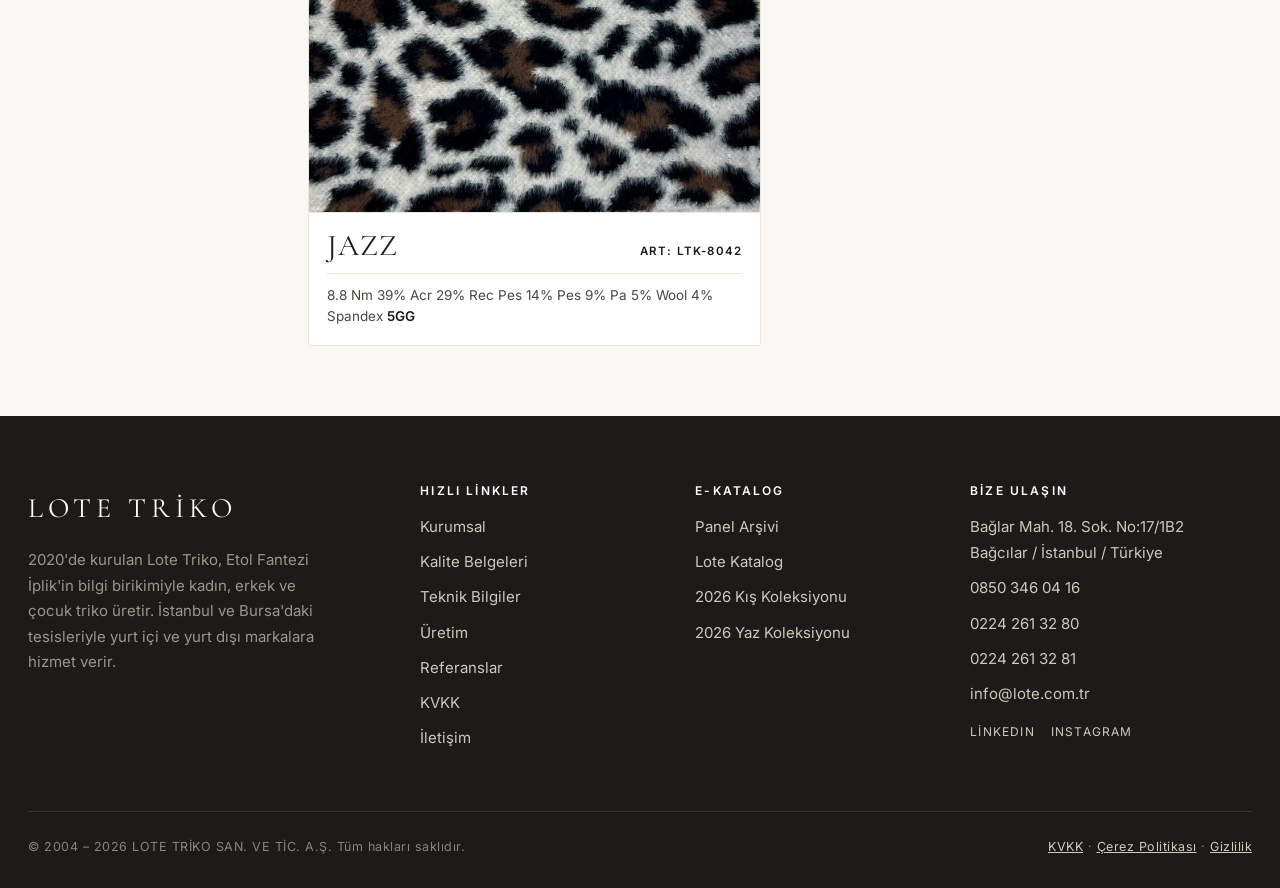
<file: katalog.html>
<!doctype html>
<html lang="tr">
<head>
<meta charset="utf-8">
<meta name="robots" content="noindex,nofollow">
<meta name="viewport" content="width=device-width,initial-scale=1">
<title>Panel Arşivi — Lote Triko</title>
<meta name="description" content="Lote Triko panel arşivi. İpliği seçin, o iplikten üretilen panelleri ve teknik bilgilerini görün.">
<link rel="preconnect" href="https://fonts.googleapis.com">
<link rel="preconnect" href="https://fonts.gstatic.com" crossorigin>
<link href="https://fonts.googleapis.com/css2?family=Cormorant+Garamond:wght@300;400;500&family=Inter:wght@400;500;600&display=swap" rel="stylesheet">
<link rel="icon" href="assets/img/favicon.png" type="image/png">
<link rel="apple-touch-icon" href="assets/img/favicon.png">
<link rel="stylesheet" href="assets/css/style.css">
</head>
<body data-page="katalog">

<div id="head"></div>

<main class="cat">

  <!-- SOL: İPLİK LİSTESİ -->
  <aside class="yarns">
    <div class="yarns-head">
      <span class="kicker">Panel Arşivi</span>
      <h2>İplikler</h2>
      <div class="cnt" id="ycount"></div>
    </div>
    <ul class="ylist" id="ylist"></ul>
  </aside>

  <!-- SAĞ: İÇERİK -->
  <section class="panelwrap" id="panelwrap"></section>

</main>

<div id="foot"></div>

<script src="assets/js/data.js"></script>
<script src="assets/js/site.js"></script>
<script src="assets/js/i18n.js"></script>
<script src="assets/js/katalog.js"></script>
</body>
</html>
</file>
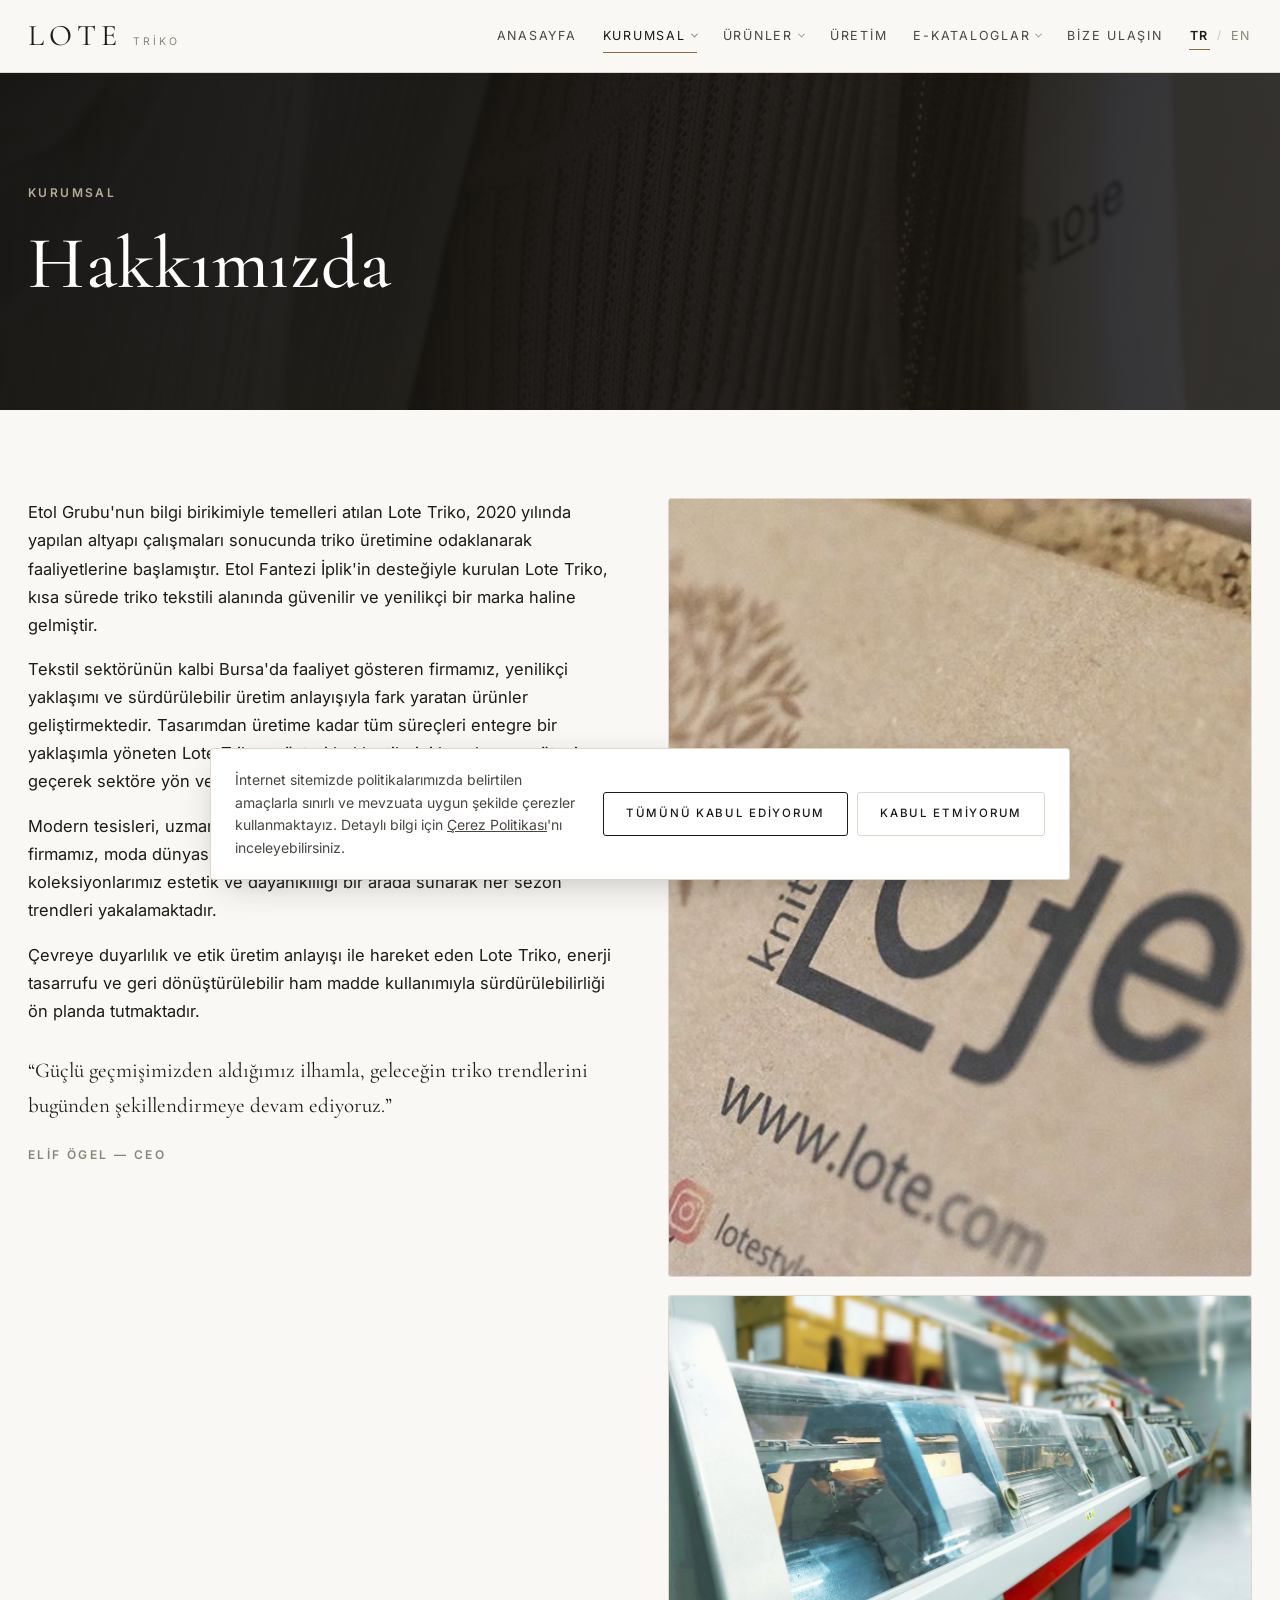
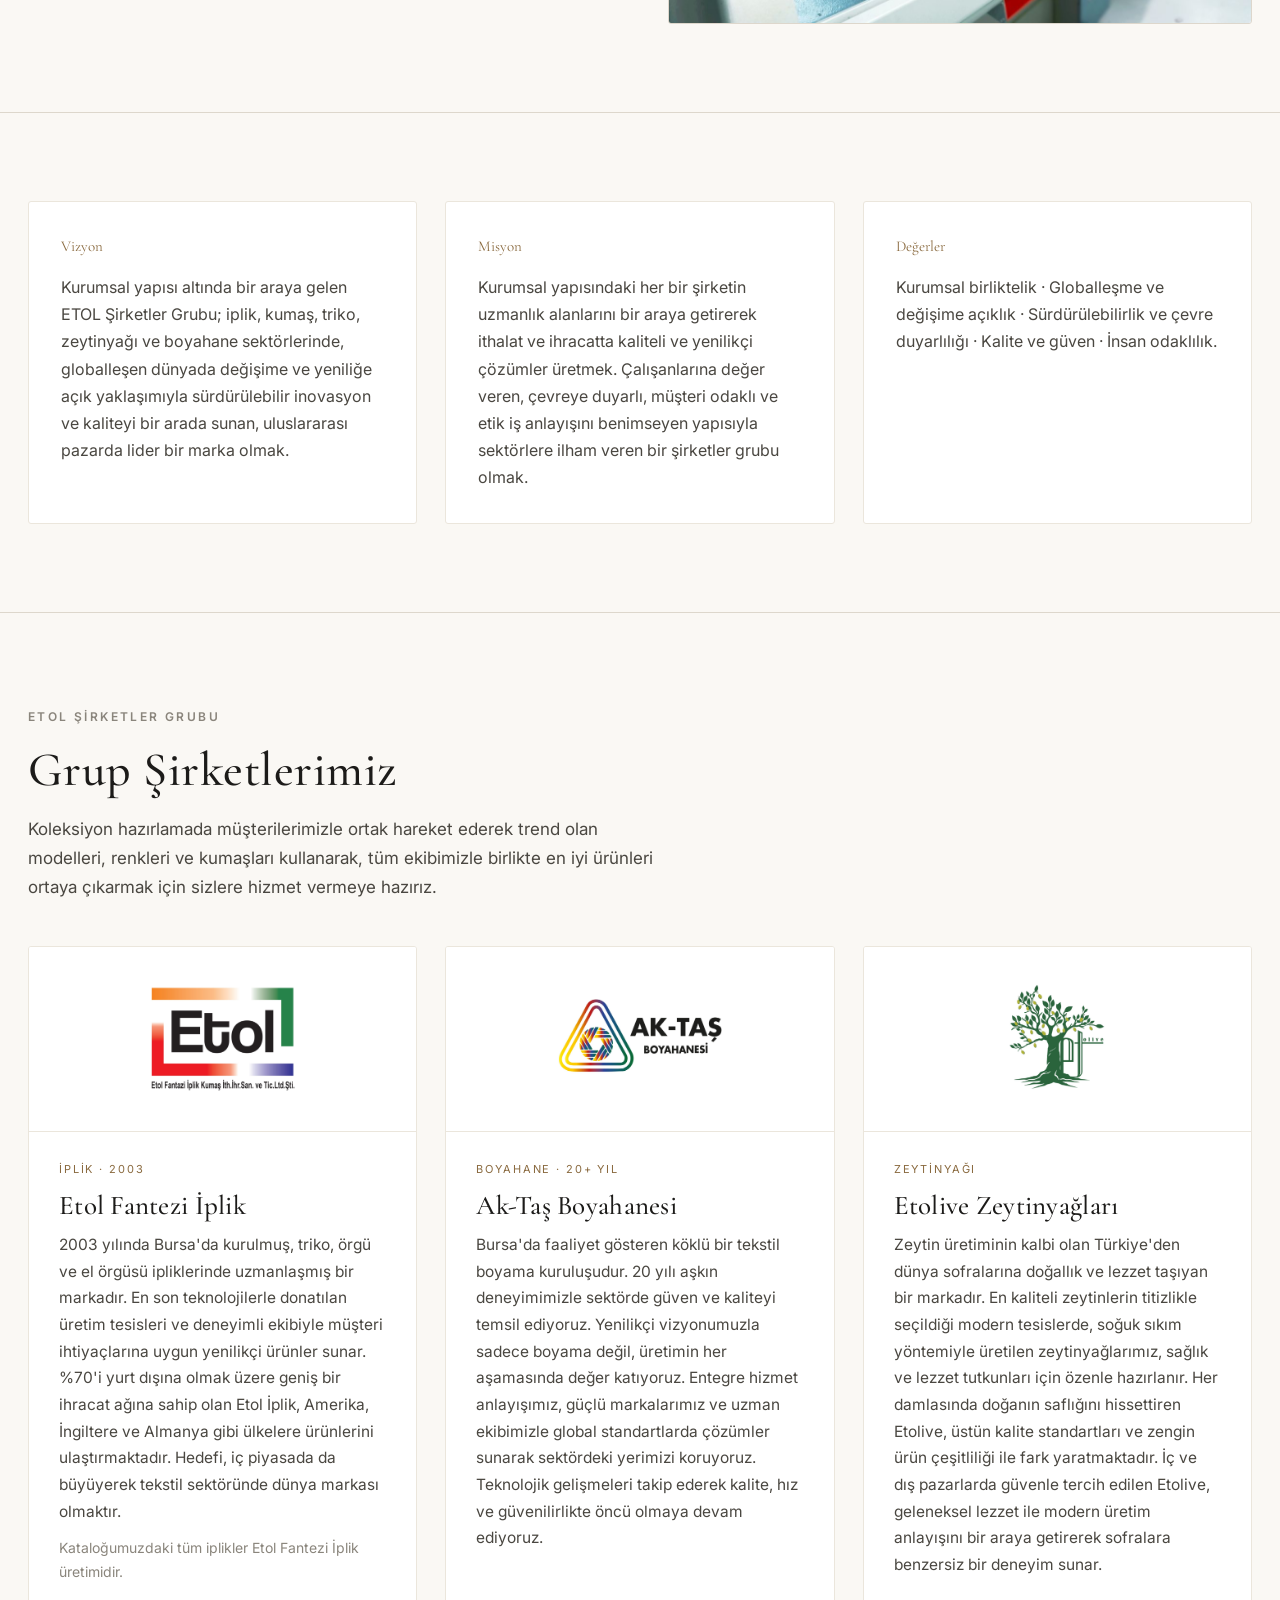
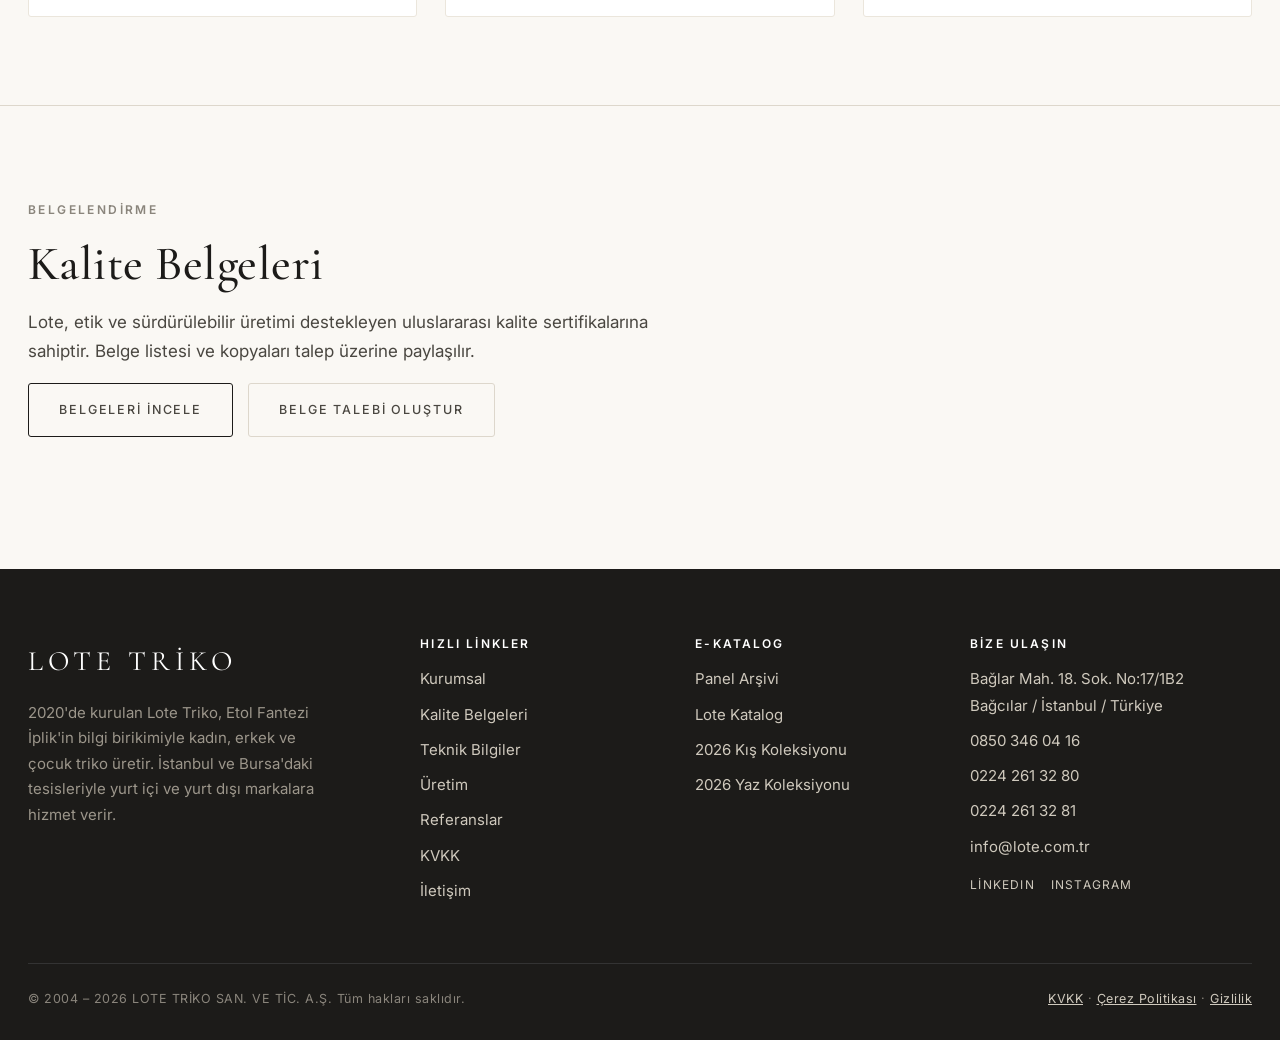
<file: kurumsal.html>
<!doctype html>
<html lang="tr">
<head>
<meta charset="utf-8">
<meta name="robots" content="noindex,nofollow">
<meta name="viewport" content="width=device-width,initial-scale=1">
<title>Kurumsal — Lote Triko</title>
<meta name="description" content="Lote Triko hakkında: vizyon, misyon, değerler ve Etol Şirketler Grubu.">
<link rel="preconnect" href="https://fonts.googleapis.com">
<link rel="preconnect" href="https://fonts.gstatic.com" crossorigin>
<link href="https://fonts.googleapis.com/css2?family=Cormorant+Garamond:wght@300;400;500&family=Inter:wght@400;500;600&display=swap" rel="stylesheet">
<link rel="icon" href="assets/img/favicon.png" type="image/png">
<link rel="apple-touch-icon" href="assets/img/favicon.png">
<link rel="stylesheet" href="assets/css/style.css">
</head>
<body data-page="kurumsal">

<div id="head"></div>

<section class="hero banner">
  <img class="banner-bg" src="assets/banner/inner_kurumsal.jpg" alt="" aria-hidden="true">
  <div class="wrap" style="grid-template-columns:1fr">
    <div>
      <span class="kicker">Kurumsal</span>
      <h1 style="margin-bottom:0">Hakkımızda</h1>
    </div>
  </div>
</section>

<section class="sec">
  <div class="wrap two">
    <div>
      <p>
        Etol Grubu'nun bilgi birikimiyle temelleri atılan Lote Triko, 2020 yılında
        yapılan altyapı çalışmaları sonucunda triko üretimine odaklanarak faaliyetlerine
        başlamıştır. Etol Fantezi İplik'in desteğiyle kurulan Lote Triko, kısa sürede
        triko tekstili alanında güvenilir ve yenilikçi bir marka haline gelmiştir.
      </p>
      <p>
        Tekstil sektörünün kalbi Bursa'da faaliyet gösteren firmamız, yenilikçi yaklaşımı
        ve sürdürülebilir üretim anlayışıyla fark yaratan ürünler geliştirmektedir.
        Tasarımdan üretime kadar tüm süreçleri entegre bir yaklaşımla yöneten Lote Triko,
        müşteri beklentilerini karşılamanın ötesine geçerek sektöre yön vermeyi hedeflemektedir.
      </p>
      <p>
        Modern tesisleri, uzman kadrosu ve teknolojik altyapısıyla üretim yapan firmamız,
        moda dünyasına kaliteli ve esnek çözümler sunmaktadır. Triko koleksiyonlarımız
        estetik ve dayanıklılığı bir arada sunarak her sezon trendleri yakalamaktadır.
      </p>
      <p>
        Çevreye duyarlılık ve etik üretim anlayışı ile hareket eden Lote Triko, enerji
        tasarrufu ve geri dönüştürülebilir ham madde kullanımıyla sürdürülebilirliği
        ön planda tutmaktadır.
      </p>
      <p style="font-family:var(--serif);font-size:21px;color:var(--ink);margin-top:28px">
        “Güçlü geçmişimizden aldığımız ilhamla, geleceğin triko trendlerini bugünden
        şekillendirmeye devam ediyoruz.”
      </p>
      <p class="kicker">Elif Ögel — CEO</p>
    </div>
    <div>
      <img src="assets/img/kurumsal_bina.jpg" alt="Lote Triko merkez binası"
           style="border:1px solid var(--line);border-radius:var(--r);width:100%;aspect-ratio:3/4;object-fit:cover">
      <img src="assets/img/uretim_2.jpg" alt="Lote Triko üretim tesisi"
           style="border:1px solid var(--line);border-radius:var(--r);margin-top:18px">
    </div>
  </div>
</section>

<section class="sec">
  <div class="wrap">
    <div class="grid-3">
      <div class="card">
        <span class="num">Vizyon</span>
        <p>
          Kurumsal yapısı altında bir araya gelen ETOL Şirketler Grubu; iplik, kumaş,
          triko, zeytinyağı ve boyahane sektörlerinde, globalleşen dünyada değişime ve
          yeniliğe açık yaklaşımıyla sürdürülebilir inovasyon ve kaliteyi bir arada
          sunan, uluslararası pazarda lider bir marka olmak.
        </p>
      </div>
      <div class="card">
        <span class="num">Misyon</span>
        <p>
          Kurumsal yapısındaki her bir şirketin uzmanlık alanlarını bir araya getirerek
          ithalat ve ihracatta kaliteli ve yenilikçi çözümler üretmek. Çalışanlarına
          değer veren, çevreye duyarlı, müşteri odaklı ve etik iş anlayışını benimseyen
          yapısıyla sektörlere ilham veren bir şirketler grubu olmak.
        </p>
      </div>
      <div class="card">
        <span class="num">Değerler</span>
        <p>
          Kurumsal birliktelik · Globalleşme ve değişime açıklık ·
          Sürdürülebilirlik ve çevre duyarlılığı · Kalite ve güven · İnsan odaklılık.
        </p>
      </div>
    </div>
  </div>
</section>

<section class="sec" id="grup">
  <div class="wrap">
    <div class="sec-head">
      <span class="kicker">Etol Şirketler Grubu</span>
      <h2>Grup Şirketlerimiz</h2>
      <p>
        Koleksiyon hazırlamada müşterilerimizle ortak hareket ederek trend olan modelleri,
        renkleri ve kumaşları kullanarak, tüm ekibimizle birlikte en iyi ürünleri ortaya
        çıkarmak için sizlere hizmet vermeye hazırız.
      </p>
    </div>

    <div class="groups">
      <article class="group">
        <div class="group-pic"><img src="assets/grup/etol_fantazi_iplik.jpg" alt="Etol Fantezi İplik" loading="lazy"></div>
        <div class="group-meta">
          <span class="group-tag">İplik · 2003</span>
          <h3>Etol Fantezi İplik</h3>
          <p>
            2003 yılında Bursa'da kurulmuş, triko, örgü ve el örgüsü ipliklerinde
            uzmanlaşmış bir markadır. En son teknolojilerle donatılan üretim tesisleri
            ve deneyimli ekibiyle müşteri ihtiyaçlarına uygun yenilikçi ürünler sunar.
            %70'i yurt dışına olmak üzere geniş bir ihracat ağına sahip olan Etol İplik,
            Amerika, İngiltere ve Almanya gibi ülkelere ürünlerini ulaştırmaktadır.
            Hedefi, iç piyasada da büyüyerek tekstil sektöründe dünya markası olmaktır.
          </p>
          <p style="color:var(--ink-3);font-size:14px">
            Kataloğumuzdaki tüm iplikler Etol Fantezi İplik üretimidir.
          </p>
        </div>
      </article>

      <article class="group">
        <div class="group-pic"><img src="assets/grup/aktas_boyahanesi.jpg" alt="Ak-Taş Boyahanesi" loading="lazy"></div>
        <div class="group-meta">
          <span class="group-tag">Boyahane · 20+ yıl</span>
          <h3>Ak-Taş Boyahanesi</h3>
          <p>
            Bursa'da faaliyet gösteren köklü bir tekstil boyama kuruluşudur.
            20 yılı aşkın deneyimimizle sektörde güven ve kaliteyi temsil ediyoruz.
            Yenilikçi vizyonumuzla sadece boyama değil, üretimin her aşamasında değer
            katıyoruz. Entegre hizmet anlayışımız, güçlü markalarımız ve uzman ekibimizle
            global standartlarda çözümler sunarak sektördeki yerimizi koruyoruz.
            Teknolojik gelişmeleri takip ederek kalite, hız ve güvenilirlikte öncü
            olmaya devam ediyoruz.
          </p>
        </div>
      </article>

      <article class="group">
        <div class="group-pic"><img src="assets/grup/etolive.jpg" alt="Etolive Zeytinyağları" loading="lazy"></div>
        <div class="group-meta">
          <span class="group-tag">Zeytinyağı</span>
          <h3>Etolive Zeytinyağları</h3>
          <p>
            Zeytin üretiminin kalbi olan Türkiye'den dünya sofralarına doğallık ve lezzet
            taşıyan bir markadır. En kaliteli zeytinlerin titizlikle seçildiği modern
            tesislerde, soğuk sıkım yöntemiyle üretilen zeytinyağlarımız, sağlık ve lezzet
            tutkunları için özenle hazırlanır. Her damlasında doğanın saflığını hissettiren
            Etolive, üstün kalite standartları ve zengin ürün çeşitliliği ile fark
            yaratmaktadır. İç ve dış pazarlarda güvenle tercih edilen Etolive, geleneksel
            lezzet ile modern üretim anlayışını bir araya getirerek sofralara benzersiz
            bir deneyim sunar.
          </p>
        </div>
      </article>
    </div>
  </div>
</section>

<section class="sec" id="belgeler" style="border-bottom:0">
  <div class="wrap">
    <div class="sec-head">
      <span class="kicker">Belgelendirme</span>
      <h2>Kalite Belgeleri</h2>
      <p>
        Lote, etik ve sürdürülebilir üretimi destekleyen uluslararası kalite
        sertifikalarına sahiptir. Belge listesi ve kopyaları talep üzerine paylaşılır.
      </p>
      <p>
        <a class="btn" href="kalite-belgeleri.html">Belgeleri incele</a>
        <a class="btn ghost" href="iletisim.html" style="margin-left:10px">Belge talebi oluştur</a>
      </p>
    </div>
  </div>
</section>

<div id="foot"></div>
<script src="assets/js/site.js"></script>
<script src="assets/js/i18n.js"></script>
</body>
</html>
</file>
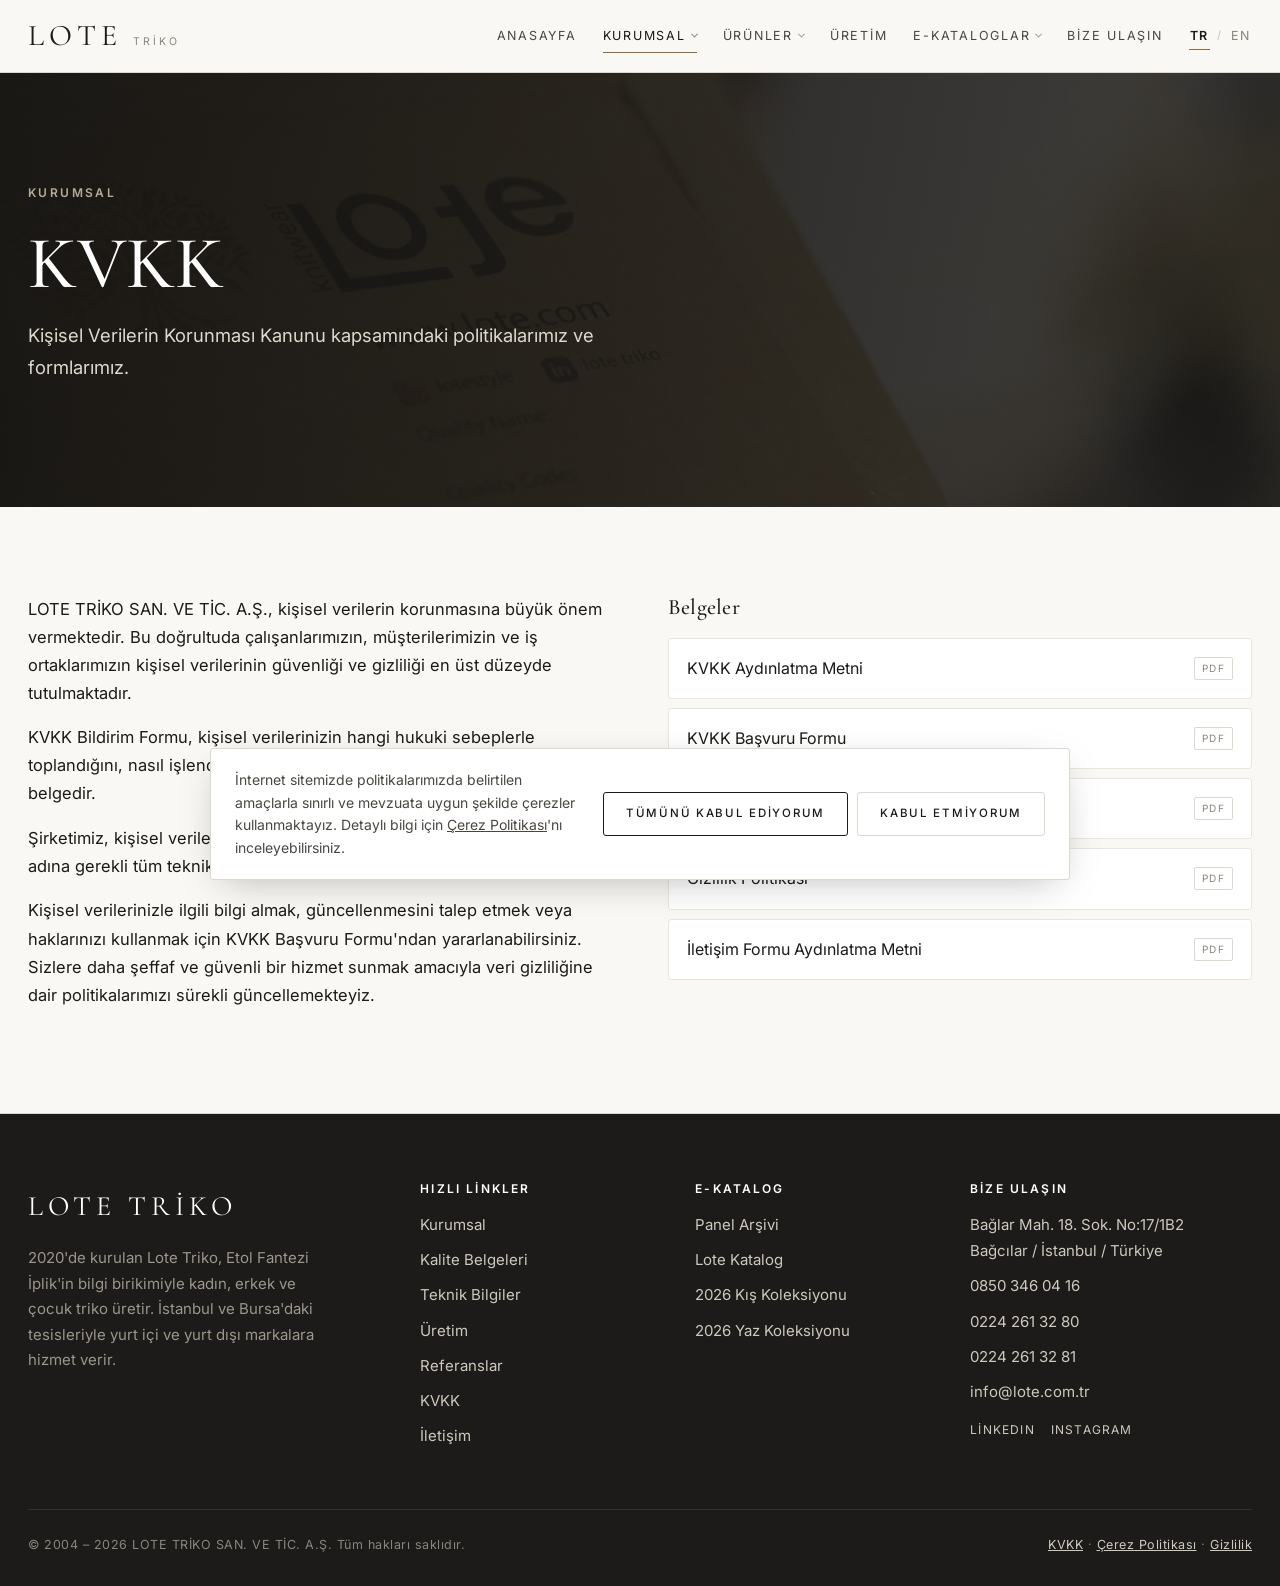
<file: kvkk.html>
<!doctype html>
<html lang="tr">
<head>
<meta charset="utf-8">
<meta name="robots" content="noindex,nofollow">
<meta name="viewport" content="width=device-width,initial-scale=1">
<title>KVKK — Lote Triko</title>
<meta name="description" content="Lote Triko kişisel verilerin korunması: aydınlatma metni, başvuru formu, çerez ve gizlilik politikaları.">
<link rel="preconnect" href="https://fonts.googleapis.com">
<link rel="preconnect" href="https://fonts.gstatic.com" crossorigin>
<link href="https://fonts.googleapis.com/css2?family=Cormorant+Garamond:wght@300;400;500&family=Inter:wght@400;500;600&display=swap" rel="stylesheet">
<link rel="icon" href="assets/img/favicon.png" type="image/png">
<link rel="apple-touch-icon" href="assets/img/favicon.png">
<link rel="stylesheet" href="assets/css/style.css">
</head>
<body data-page="kurumsal">

<div id="head"></div>

<section class="hero banner">
  <img class="banner-bg" src="assets/banner/inner_belgeler.jpg" alt="" aria-hidden="true">
  <div class="wrap" style="grid-template-columns:1fr">
    <div>
      <span class="kicker">Kurumsal</span>
      <h1 style="margin-bottom:14px">KVKK</h1>
      <p>Kişisel Verilerin Korunması Kanunu kapsamındaki politikalarımız ve formlarımız.</p>
    </div>
  </div>
</section>

<section class="sec">
  <div class="wrap two">
    <div>
      <p>
        LOTE TRİKO SAN. VE TİC. A.Ş., kişisel verilerin korunmasına büyük önem
        vermektedir. Bu doğrultuda çalışanlarımızın, müşterilerimizin ve iş
        ortaklarımızın kişisel verilerinin güvenliği ve gizliliği en üst düzeyde
        tutulmaktadır.
      </p>
      <p>
        KVKK Bildirim Formu, kişisel verilerinizin hangi hukuki sebeplerle
        toplandığını, nasıl işlendiğini ve güvence altına alındığını detaylandıran
        bir belgedir.
      </p>
      <p>
        Şirketimiz, kişisel verilerin korunması ve ilgili mevzuata uyum sağlanması
        adına gerekli tüm teknik ve idari tedbirleri almaktadır.
      </p>
      <p>
        Kişisel verilerinizle ilgili bilgi almak, güncellenmesini talep etmek veya
        haklarınızı kullanmak için KVKK Başvuru Formu'ndan yararlanabilirsiniz.
        Sizlere daha şeffaf ve güvenli bir hizmet sunmak amacıyla veri gizliliğine
        dair politikalarımızı sürekli güncellemekteyiz.
      </p>
    </div>

    <div>
      <h3 style="font-size:22px;margin-bottom:18px">Belgeler</h3>
      <ul class="doclist">
        <li><a href="assets/kvkk/KVKK_Aydinlatma_Metni.pdf" target="_blank" rel="noopener">
          <span class="dn">KVKK Aydınlatma Metni</span><span class="dt">PDF</span></a></li>
        <li><a href="assets/kvkk/KVKK_Basvuru_Formu.pdf" target="_blank" rel="noopener">
          <span class="dn">KVKK Başvuru Formu</span><span class="dt">PDF</span></a></li>
        <li><a href="assets/kvkk/Cerez_Politikasi.pdf" target="_blank" rel="noopener">
          <span class="dn">Çerez Politikası</span><span class="dt">PDF</span></a></li>
        <li><a href="assets/kvkk/Gizlilik_Politikasi.pdf" target="_blank" rel="noopener">
          <span class="dn">Gizlilik Politikası</span><span class="dt">PDF</span></a></li>
        <li><a href="assets/kvkk/Iletisim_Formu_Aydinlatma_Metni.pdf" target="_blank" rel="noopener">
          <span class="dn">İletişim Formu Aydınlatma Metni</span><span class="dt">PDF</span></a></li>
      </ul>
    </div>
  </div>
</section>

<div id="foot"></div>
<script src="assets/js/site.js"></script>
<script src="assets/js/i18n.js"></script>
</body>
</html>
</file>
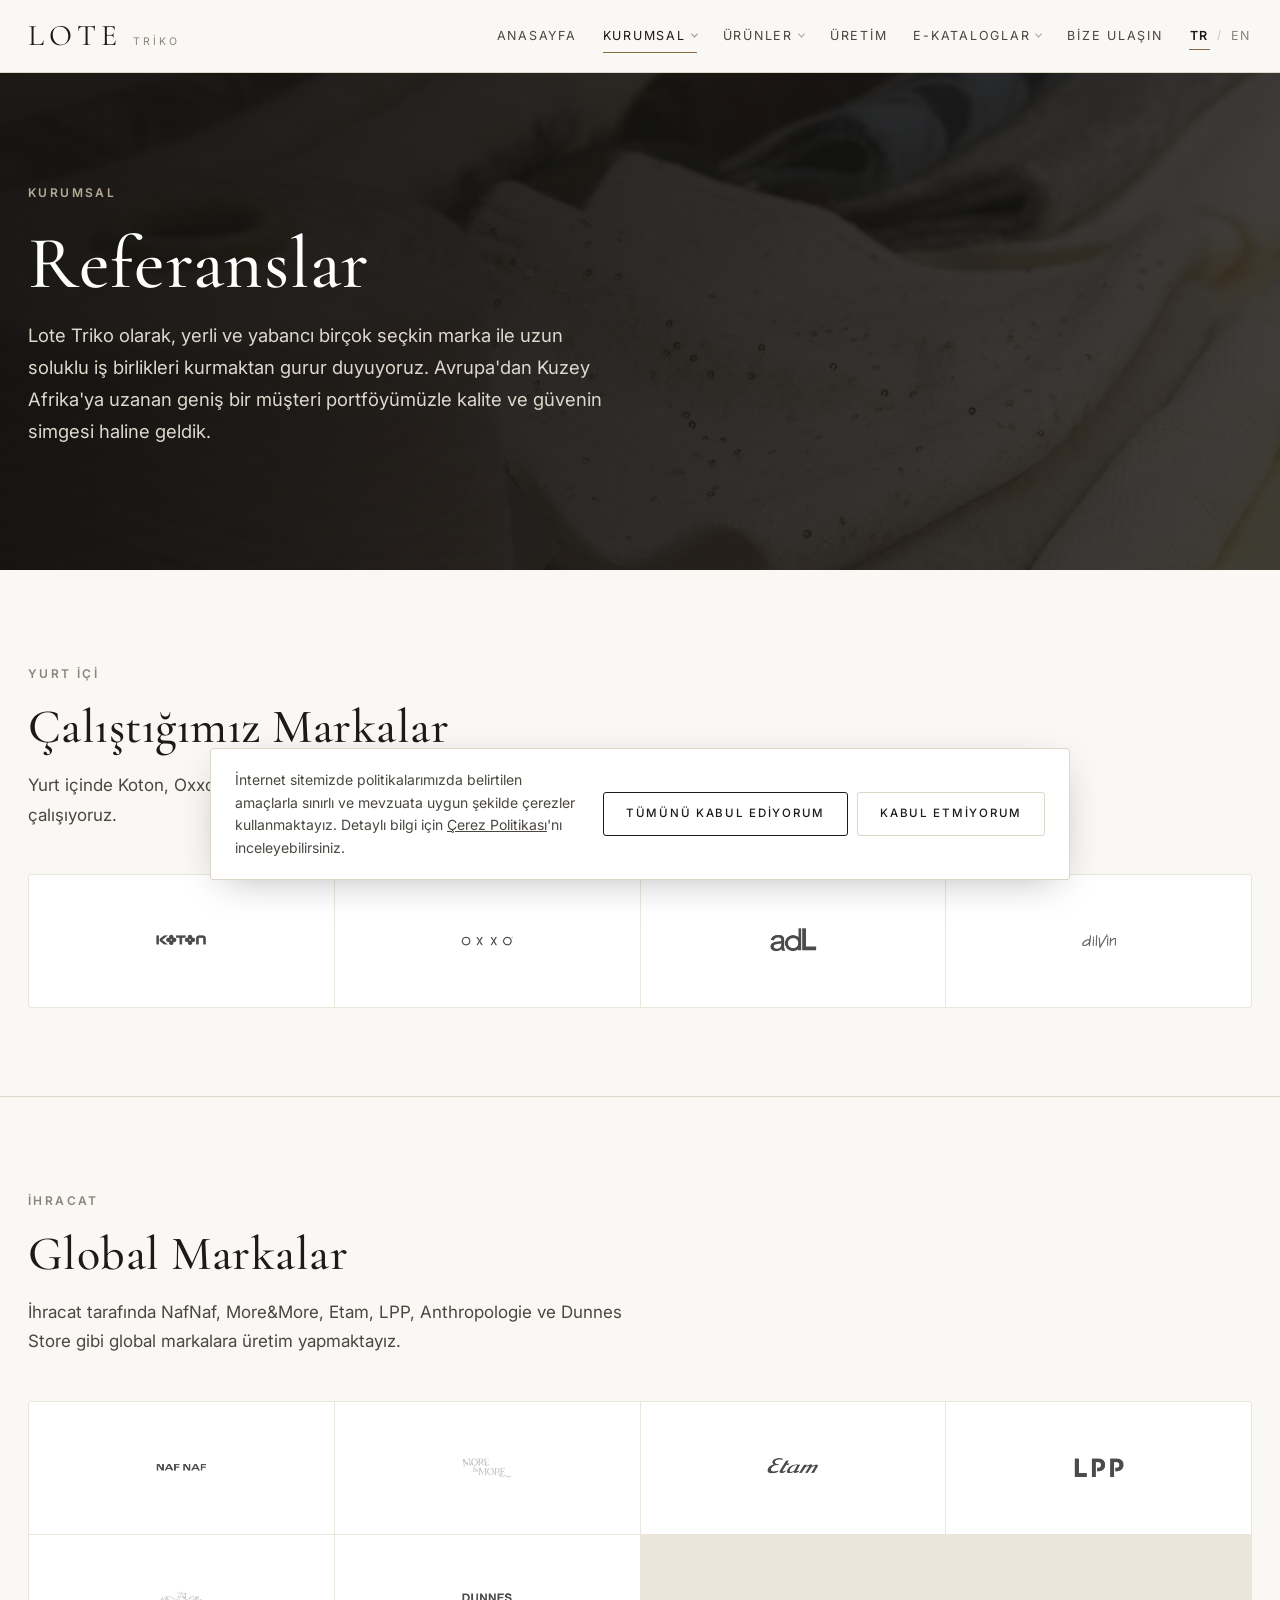
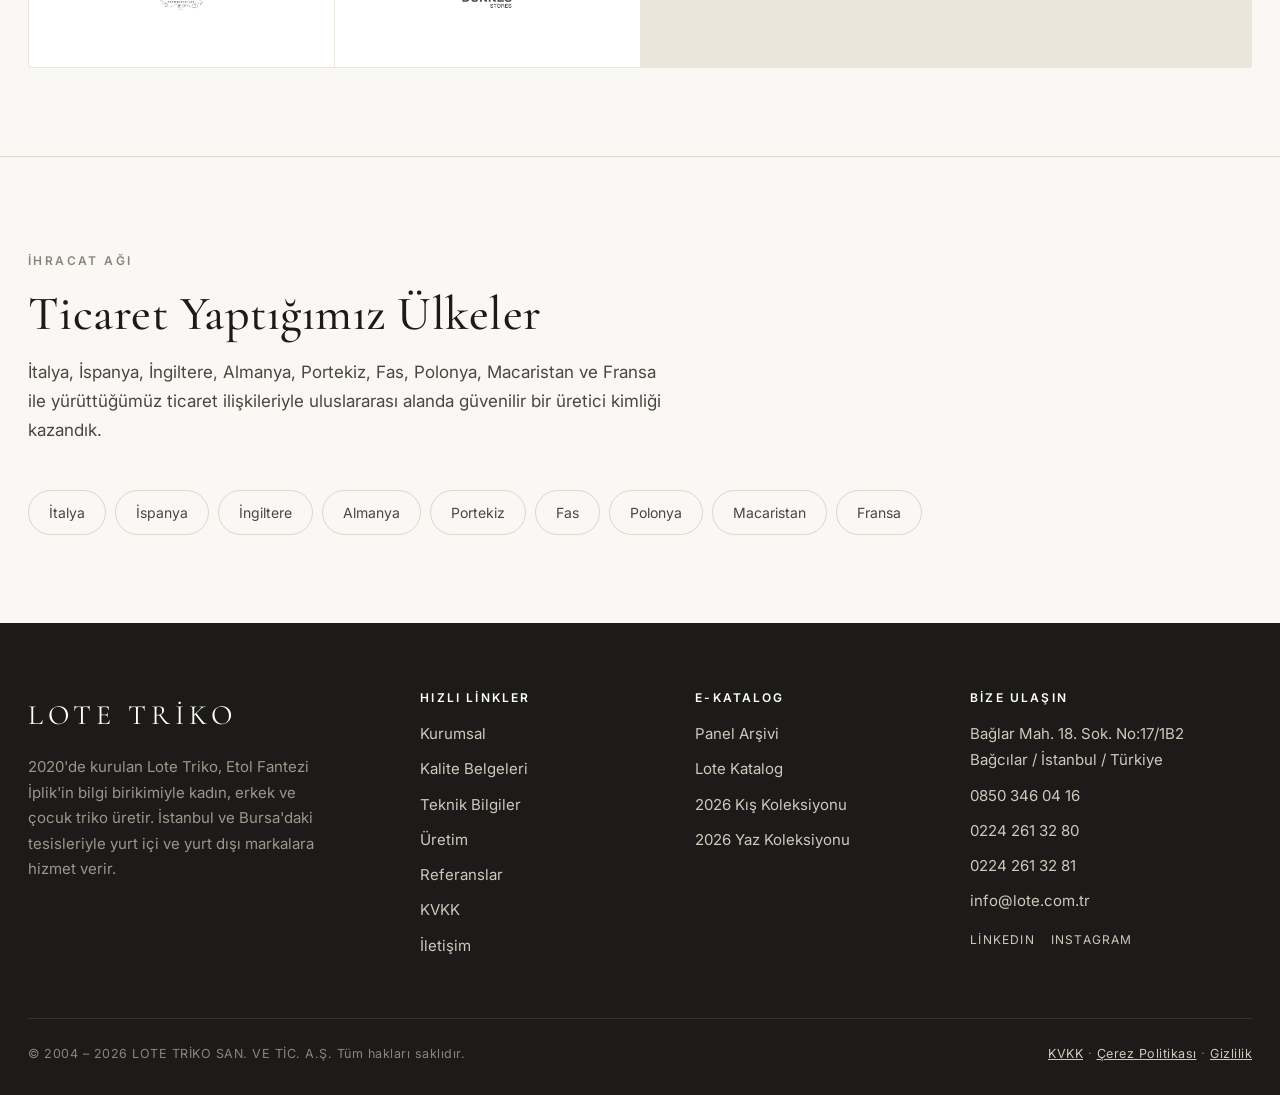
<file: referanslar.html>
<!doctype html>
<html lang="tr">
<head>
<meta charset="utf-8">
<meta name="robots" content="noindex,nofollow">
<meta name="viewport" content="width=device-width,initial-scale=1">
<title>Referanslar — Lote Triko</title>
<meta name="description" content="Lote Triko referansları: Koton, Oxxo, Adil Işık, Dilvin, NafNaf, More&More, Etam, LPP, Anthropologie, Dunnes Store.">
<link rel="preconnect" href="https://fonts.googleapis.com">
<link rel="preconnect" href="https://fonts.gstatic.com" crossorigin>
<link href="https://fonts.googleapis.com/css2?family=Cormorant+Garamond:wght@300;400;500&family=Inter:wght@400;500;600&display=swap" rel="stylesheet">
<link rel="icon" href="assets/img/favicon.png" type="image/png">
<link rel="apple-touch-icon" href="assets/img/favicon.png">
<link rel="stylesheet" href="assets/css/style.css">
</head>
<body data-page="kurumsal">

<div id="head"></div>

<section class="hero banner">
  <img class="banner-bg" src="assets/banner/inner_referanslar.jpg" alt="" aria-hidden="true">
  <div class="wrap" style="grid-template-columns:1fr">
    <div>
      <span class="kicker">Kurumsal</span>
      <h1 style="margin-bottom:14px">Referanslar</h1>
      <p>
        Lote Triko olarak, yerli ve yabancı birçok seçkin marka ile uzun soluklu
        iş birlikleri kurmaktan gurur duyuyoruz. Avrupa'dan Kuzey Afrika'ya uzanan
        geniş bir müşteri portföyümüzle kalite ve güvenin simgesi haline geldik.
      </p>
    </div>
  </div>
</section>

<section class="sec">
  <div class="wrap">
    <div class="sec-head">
      <span class="kicker">Yurt içi</span>
      <h2>Çalıştığımız Markalar</h2>
      <p>Yurt içinde Koton, Oxxo, Adil Işık ve Dilvin gibi moda öncüsü markalarla çalışıyoruz.</p>
    </div>
    <div class="logos">
      <div class="logo"><img src="assets/referanslar/koton.png" alt="Koton" loading="lazy"></div>
      <div class="logo"><img src="assets/referanslar/oxxo.png" alt="Oxxo" loading="lazy"></div>
      <div class="logo"><img src="assets/referanslar/adil-isik.png" alt="Adil Işık" loading="lazy"></div>
      <div class="logo"><img src="assets/referanslar/dilvin.png" alt="Dilvin" loading="lazy"></div>
    </div>
  </div>
</section>

<section class="sec">
  <div class="wrap">
    <div class="sec-head">
      <span class="kicker">İhracat</span>
      <h2>Global Markalar</h2>
      <p>
        İhracat tarafında NafNaf, More&amp;More, Etam, LPP, Anthropologie ve
        Dunnes Store gibi global markalara üretim yapmaktayız.
      </p>
    </div>
    <div class="logos">
      <div class="logo"><img src="assets/referanslar/nafnnaf.png" alt="NafNaf" loading="lazy"></div>
      <div class="logo"><img src="assets/referanslar/moreandmore.png" alt="More&amp;More" loading="lazy"></div>
      <div class="logo"><img src="assets/referanslar/etam.png" alt="Etam" loading="lazy"></div>
      <div class="logo"><img src="assets/referanslar/lpp.png" alt="LPP" loading="lazy"></div>
      <div class="logo"><img src="assets/referanslar/anthropologie.png" alt="Anthropologie" loading="lazy"></div>
      <div class="logo"><img src="assets/referanslar/dunnesstore.png" alt="Dunnes Store" loading="lazy"></div>
    </div>
  </div>
</section>

<section class="sec" style="border-bottom:0">
  <div class="wrap">
    <div class="sec-head">
      <span class="kicker">İhracat ağı</span>
      <h2>Ticaret Yaptığımız Ülkeler</h2>
      <p>
        İtalya, İspanya, İngiltere, Almanya, Portekiz, Fas, Polonya, Macaristan ve
        Fransa ile yürüttüğümüz ticaret ilişkileriyle uluslararası alanda güvenilir
        bir üretici kimliği kazandık.
      </p>
    </div>
    <div class="countries">
      <span>İtalya</span><span>İspanya</span><span>İngiltere</span><span>Almanya</span>
      <span>Portekiz</span><span>Fas</span><span>Polonya</span><span>Macaristan</span><span>Fransa</span>
    </div>
  </div>
</section>

<div id="foot"></div>
<script src="assets/js/site.js"></script>
<script src="assets/js/i18n.js"></script>
</body>
</html>
</file>
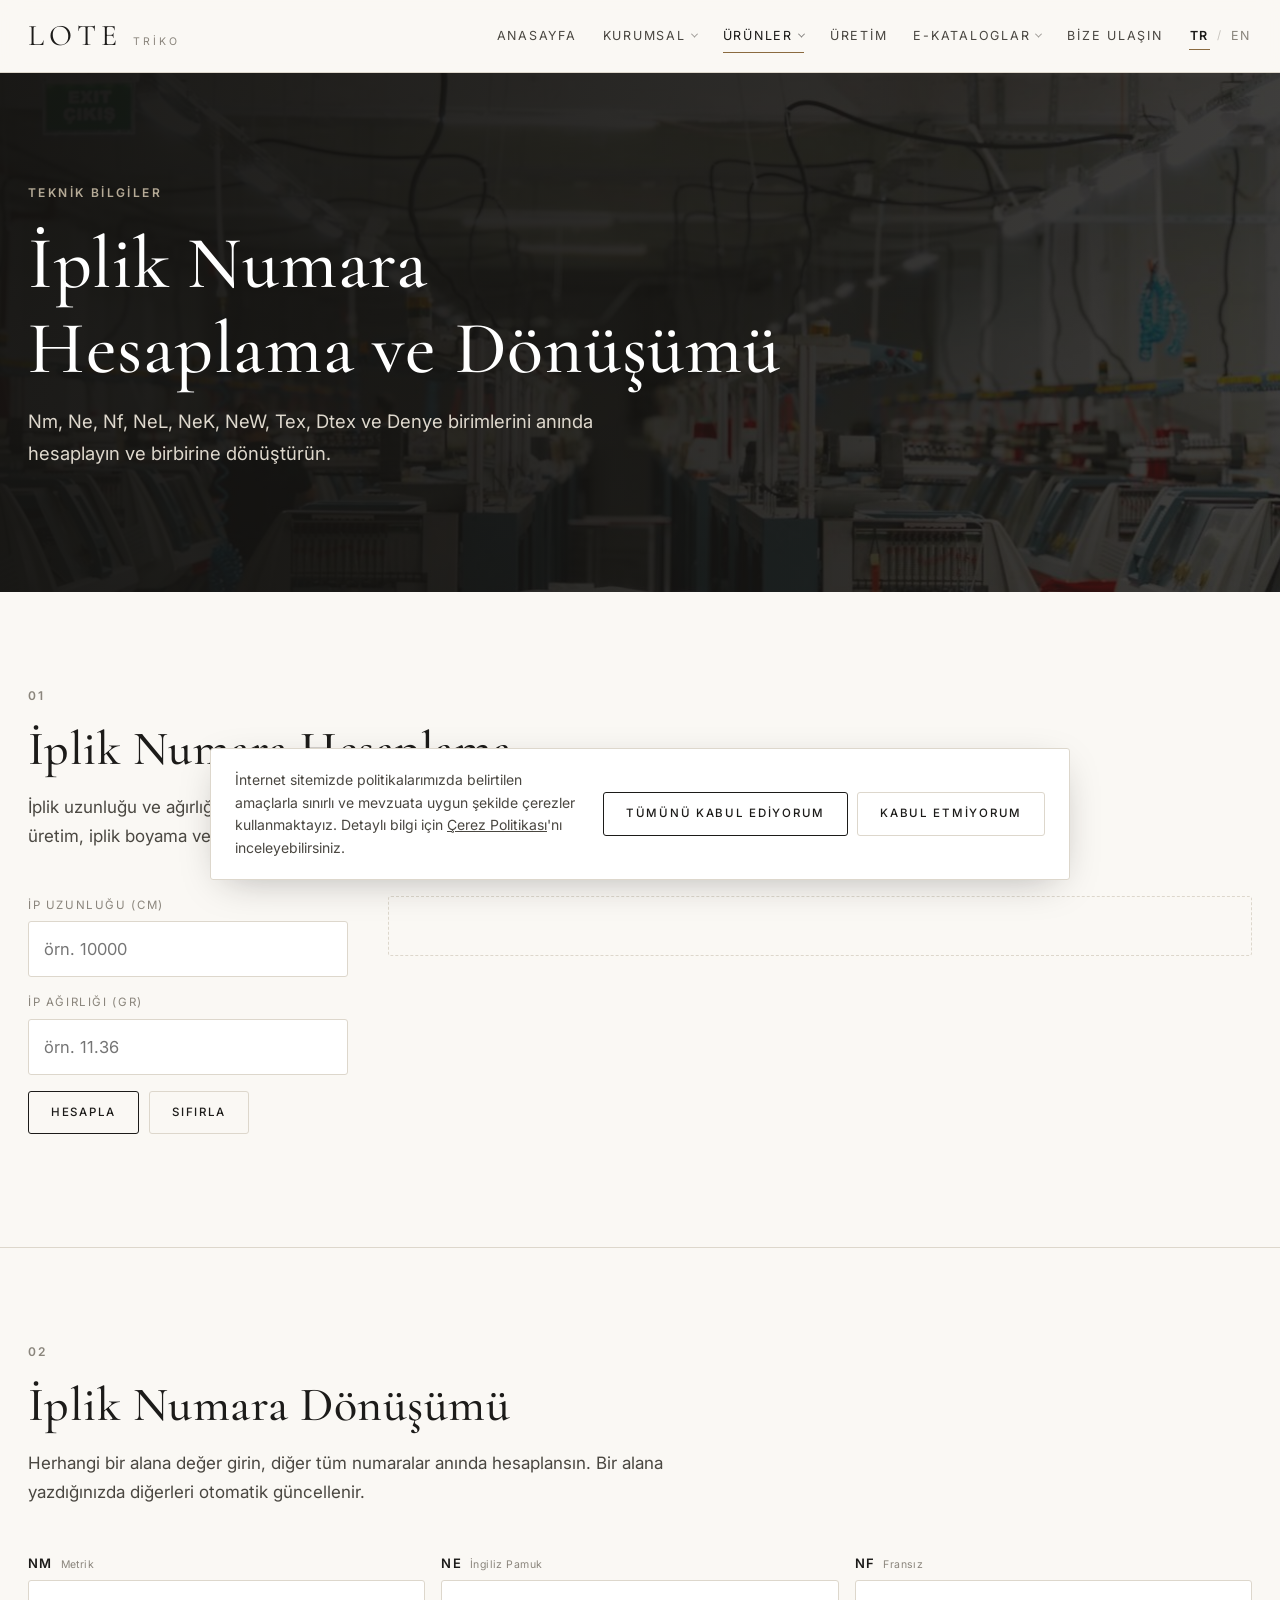
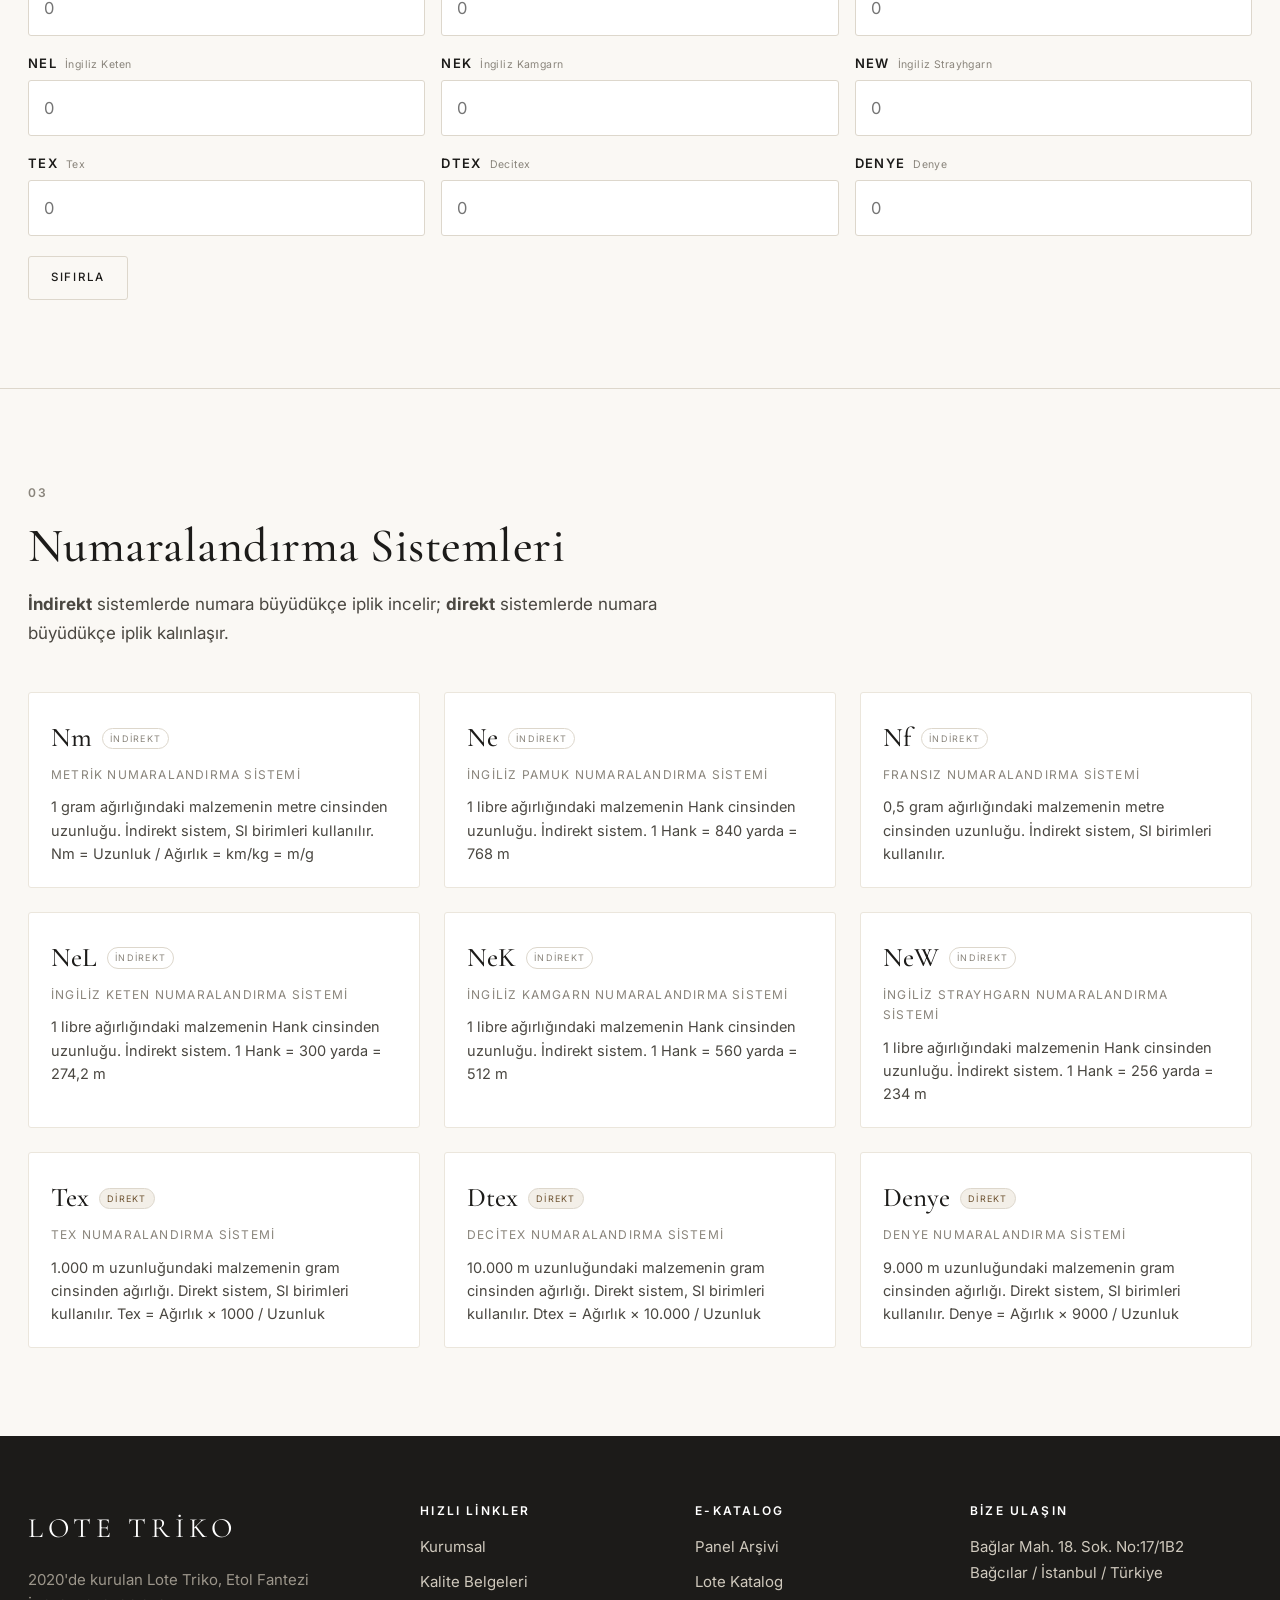
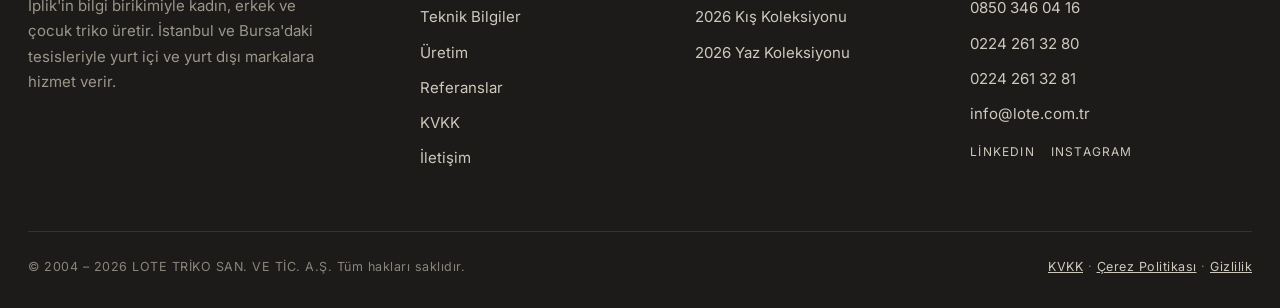
<file: teknik-bilgiler.html>
<!doctype html>
<html lang="tr">
<head>
<meta charset="utf-8">
<meta name="robots" content="noindex,nofollow">
<meta name="viewport" content="width=device-width,initial-scale=1">
<title>Teknik Bilgiler — İplik Numara Hesaplama ve Dönüşümü | Lote Triko</title>
<meta name="description" content="Nm, Ne, Nf, NeL, NeK, NeW, Tex, Dtex ve Denye iplik numara hesaplama ve dönüşüm aracı.">
<link rel="preconnect" href="https://fonts.googleapis.com">
<link rel="preconnect" href="https://fonts.gstatic.com" crossorigin>
<link href="https://fonts.googleapis.com/css2?family=Cormorant+Garamond:wght@300;400;500&family=Inter:wght@400;500;600&display=swap" rel="stylesheet">
<link rel="icon" href="assets/img/favicon.png" type="image/png">
<link rel="apple-touch-icon" href="assets/img/favicon.png">
<link rel="stylesheet" href="assets/css/style.css">
</head>
<body data-page="katalog">

<div id="head"></div>

<section class="hero banner">
  <img class="banner-bg" src="assets/banner/inner_uretim.jpg" alt="" aria-hidden="true">
  <div class="wrap" style="grid-template-columns:1fr">
    <div>
      <span class="kicker">Teknik Bilgiler</span>
      <h1 style="margin-bottom:14px">İplik Numara<br>Hesaplama ve Dönüşümü</h1>
      <p>
        Nm, Ne, Nf, NeL, NeK, NeW, Tex, Dtex ve Denye birimlerini anında hesaplayın
        ve birbirine dönüştürün.
      </p>
    </div>
  </div>
</section>

<!-- 1. HESAPLAMA -->
<section class="sec">
  <div class="wrap">
    <div class="sec-head">
      <span class="kicker">01</span>
      <h2>İplik Numara Hesaplama</h2>
      <p>
        İplik uzunluğu ve ağırlığını girerek numara değerlerini hesaplayın.
        Özellikle üretim, iplik boyama ve kalite kontrol süreçlerinde zaman kazandırır.
      </p>
    </div>

    <div class="calc">
      <div class="calc-in">
        <label><span class="k">İp Uzunluğu (cm)</span>
          <input type="number" id="h-len" step="any" min="0" placeholder="örn. 10000"></label>
        <label><span class="k">İp Ağırlığı (gr)</span>
          <input type="number" id="h-wt" step="any" min="0" placeholder="örn. 11.36"></label>
        <div class="calc-btns">
          <button class="btn sm" id="h-go">Hesapla</button>
          <button class="btn sm ghost" id="h-reset">Sıfırla</button>
        </div>
        <p class="calc-err" id="h-err"></p>
      </div>
      <div class="calc-out" id="h-out"></div>
    </div>
  </div>
</section>

<!-- 2. DÖNÜŞÜM -->
<section class="sec">
  <div class="wrap">
    <div class="sec-head">
      <span class="kicker">02</span>
      <h2>İplik Numara Dönüşümü</h2>
      <p>
        Herhangi bir alana değer girin, diğer tüm numaralar anında hesaplansın.
        Bir alana yazdığınızda diğerleri otomatik güncellenir.
      </p>
    </div>

    <div class="conv" id="conv"></div>
    <div class="calc-btns" style="margin-top:20px">
      <button class="btn sm ghost" id="c-reset">Sıfırla</button>
    </div>
  </div>
</section>

<!-- 3. TANIMLAR -->
<section class="sec" style="border-bottom:0">
  <div class="wrap">
    <div class="sec-head">
      <span class="kicker">03</span>
      <h2>Numaralandırma Sistemleri</h2>
      <p>
        <b>İndirekt</b> sistemlerde numara büyüdükçe iplik incelir;
        <b>direkt</b> sistemlerde numara büyüdükçe iplik kalınlaşır.
      </p>
    </div>
    <div class="defs" id="defs"></div>
  </div>
</section>

<div id="foot"></div>
<script src="assets/js/site.js"></script>
<script src="assets/js/i18n.js"></script>
<script>
/* --- Birimler. Hepsi Nm üzerinden tanımlanır. --- */
const UNITS = [
  { k:'Nm',    ad:'Metrik',              tip:'indirekt', fromNm: nm => nm,
    tanim:'1 gram ağırlığındaki malzemenin metre cinsinden uzunluğu. İndirekt sistem, SI birimleri kullanılır. Nm = Uzunluk / Ağırlık = km/kg = m/g' },
  { k:'Ne',    ad:'İngiliz Pamuk',       tip:'indirekt', fromNm: nm => nm * 453.59237/768.096,
    tanim:'1 libre ağırlığındaki malzemenin Hank cinsinden uzunluğu. İndirekt sistem. 1 Hank = 840 yarda = 768 m' },
  { k:'Nf',    ad:'Fransız',             tip:'indirekt', fromNm: nm => nm / 2,
    tanim:'0,5 gram ağırlığındaki malzemenin metre cinsinden uzunluğu. İndirekt sistem, SI birimleri kullanılır.' },
  { k:'NeL',   ad:'İngiliz Keten',       tip:'indirekt', fromNm: nm => nm * 453.59237/274.32,
    tanim:'1 libre ağırlığındaki malzemenin Hank cinsinden uzunluğu. İndirekt sistem. 1 Hank = 300 yarda = 274,2 m' },
  { k:'NeK',   ad:'İngiliz Kamgarn',     tip:'indirekt', fromNm: nm => nm * 453.59237/512.064,
    tanim:'1 libre ağırlığındaki malzemenin Hank cinsinden uzunluğu. İndirekt sistem. 1 Hank = 560 yarda = 512 m' },
  { k:'NeW',   ad:'İngiliz Strayhgarn',  tip:'indirekt', fromNm: nm => nm * 453.59237/234.0864,
    tanim:'1 libre ağırlığındaki malzemenin Hank cinsinden uzunluğu. İndirekt sistem. 1 Hank = 256 yarda = 234 m' },
  { k:'Tex',   ad:'Tex',                 tip:'direkt',   fromNm: nm => 1000 / nm,
    tanim:'1.000 m uzunluğundaki malzemenin gram cinsinden ağırlığı. Direkt sistem, SI birimleri kullanılır. Tex = Ağırlık × 1000 / Uzunluk' },
  { k:'Dtex',  ad:'Decitex',             tip:'direkt',   fromNm: nm => 10000 / nm,
    tanim:'10.000 m uzunluğundaki malzemenin gram cinsinden ağırlığı. Direkt sistem, SI birimleri kullanılır. Dtex = Ağırlık × 10.000 / Uzunluk' },
  { k:'Denye', ad:'Denye',               tip:'direkt',   fromNm: nm => 9000 / nm,
    tanim:'9.000 m uzunluğundaki malzemenin gram cinsinden ağırlığı. Direkt sistem, SI birimleri kullanılır. Denye = Ağırlık × 9000 / Uzunluk' }
];
/* her birimin tersi: o birimden Nm'e */
UNITS.forEach(u => { u.toNm = v => { const f = u.fromNm(1); return u.tip === 'direkt' ? u.fromNm(1) * 1 / v * 1 : v / f; }; });
/* direkt birimler ters orantılı olduğu için ayrı çözüm */
UNITS.forEach(u => {
  if (u.tip === 'direkt') { const c = u.fromNm(1); u.toNm = v => c / v; }
  else { const f = u.fromNm(1); u.toNm = v => v / f; }
});

const LOC = () => (window.LOTE_LANG === 'en' ? 'en-US' : 'tr-TR');
const fmt = v => {
  if (!isFinite(v) || v <= 0) return '—';
  if (v >= 1000) return v.toLocaleString(LOC(), { maximumFractionDigits: 0 });
  if (v >= 100)  return v.toLocaleString(LOC(), { maximumFractionDigits: 1 });
  return v.toLocaleString(LOC(), { maximumFractionDigits: 3 });
};

/* --- 1. hesaplama --- */
const hOut = document.getElementById('h-out');
const hErr = document.getElementById('h-err');
function showNm(nm) {
  hOut.innerHTML = UNITS.map(u => `
    <div class="res">
      <span class="rk">${u.k}</span>
      <span class="rv">${fmt(u.fromNm(nm))}</span>
      <span class="rt">${u.ad}</span>
    </div>`).join('');
}
function hesapla() {
  const cm = parseFloat(document.getElementById('h-len').value);
  const g  = parseFloat(document.getElementById('h-wt').value);
  hErr.textContent = '';
  if (!(cm > 0) || !(g > 0)) { hErr.textContent = 'Uzunluk ve ağırlık sıfırdan büyük olmalı.'; hOut.innerHTML = ''; return; }
  showNm((cm / 100) / g);           // Nm = metre / gram
  if (window.applyI18n) window.applyI18n(hOut);
}
document.getElementById('h-go').addEventListener('click', hesapla);
document.getElementById('h-reset').addEventListener('click', () => {
  document.getElementById('h-len').value = '';
  document.getElementById('h-wt').value = '';
  hOut.innerHTML = ''; hErr.textContent = '';
});
['h-len','h-wt'].forEach(id => document.getElementById(id)
  .addEventListener('keydown', e => { if (e.key === 'Enter') hesapla(); }));

/* --- 2. dönüşüm --- */
document.getElementById('conv').innerHTML = UNITS.map(u => `
  <label class="cv">
    <span class="k">${u.k}<em>${u.ad}</em></span>
    <input type="number" step="any" min="0" data-k="${u.k}" placeholder="0">
  </label>`).join('');

const convInputs = [...document.querySelectorAll('#conv input')];
convInputs.forEach(inp => inp.addEventListener('input', () => {
  const u = UNITS.find(x => x.k === inp.dataset.k);
  const v = parseFloat(inp.value);
  if (!(v > 0)) { convInputs.forEach(o => { if (o !== inp) o.value = ''; }); return; }
  const nm = u.toNm(v);
  convInputs.forEach(o => {
    if (o === inp) return;
    const t = UNITS.find(x => x.k === o.dataset.k);
    const r = t.fromNm(nm);
    o.value = isFinite(r) ? +r.toFixed(r >= 100 ? 1 : 4) : '';
  });
}));
document.getElementById('c-reset').addEventListener('click', () => convInputs.forEach(i => i.value = ''));

/* --- 3. tanımlar --- */
const defsEl = document.getElementById('defs');
defsEl.innerHTML = UNITS.map(u => `
  <div class="def">
    <div class="def-h"><b>${u.k}</b><span class="def-tip ${u.tip}">${u.tip}</span></div>
    <div class="def-ad">${u.ad} Numaralandırma Sistemi</div>
    <p>${u.tanim}</p>
  </div>`).join('');
if (window.applyI18n) window.applyI18n(document.body);
</script>
</body>
</html>
</file>
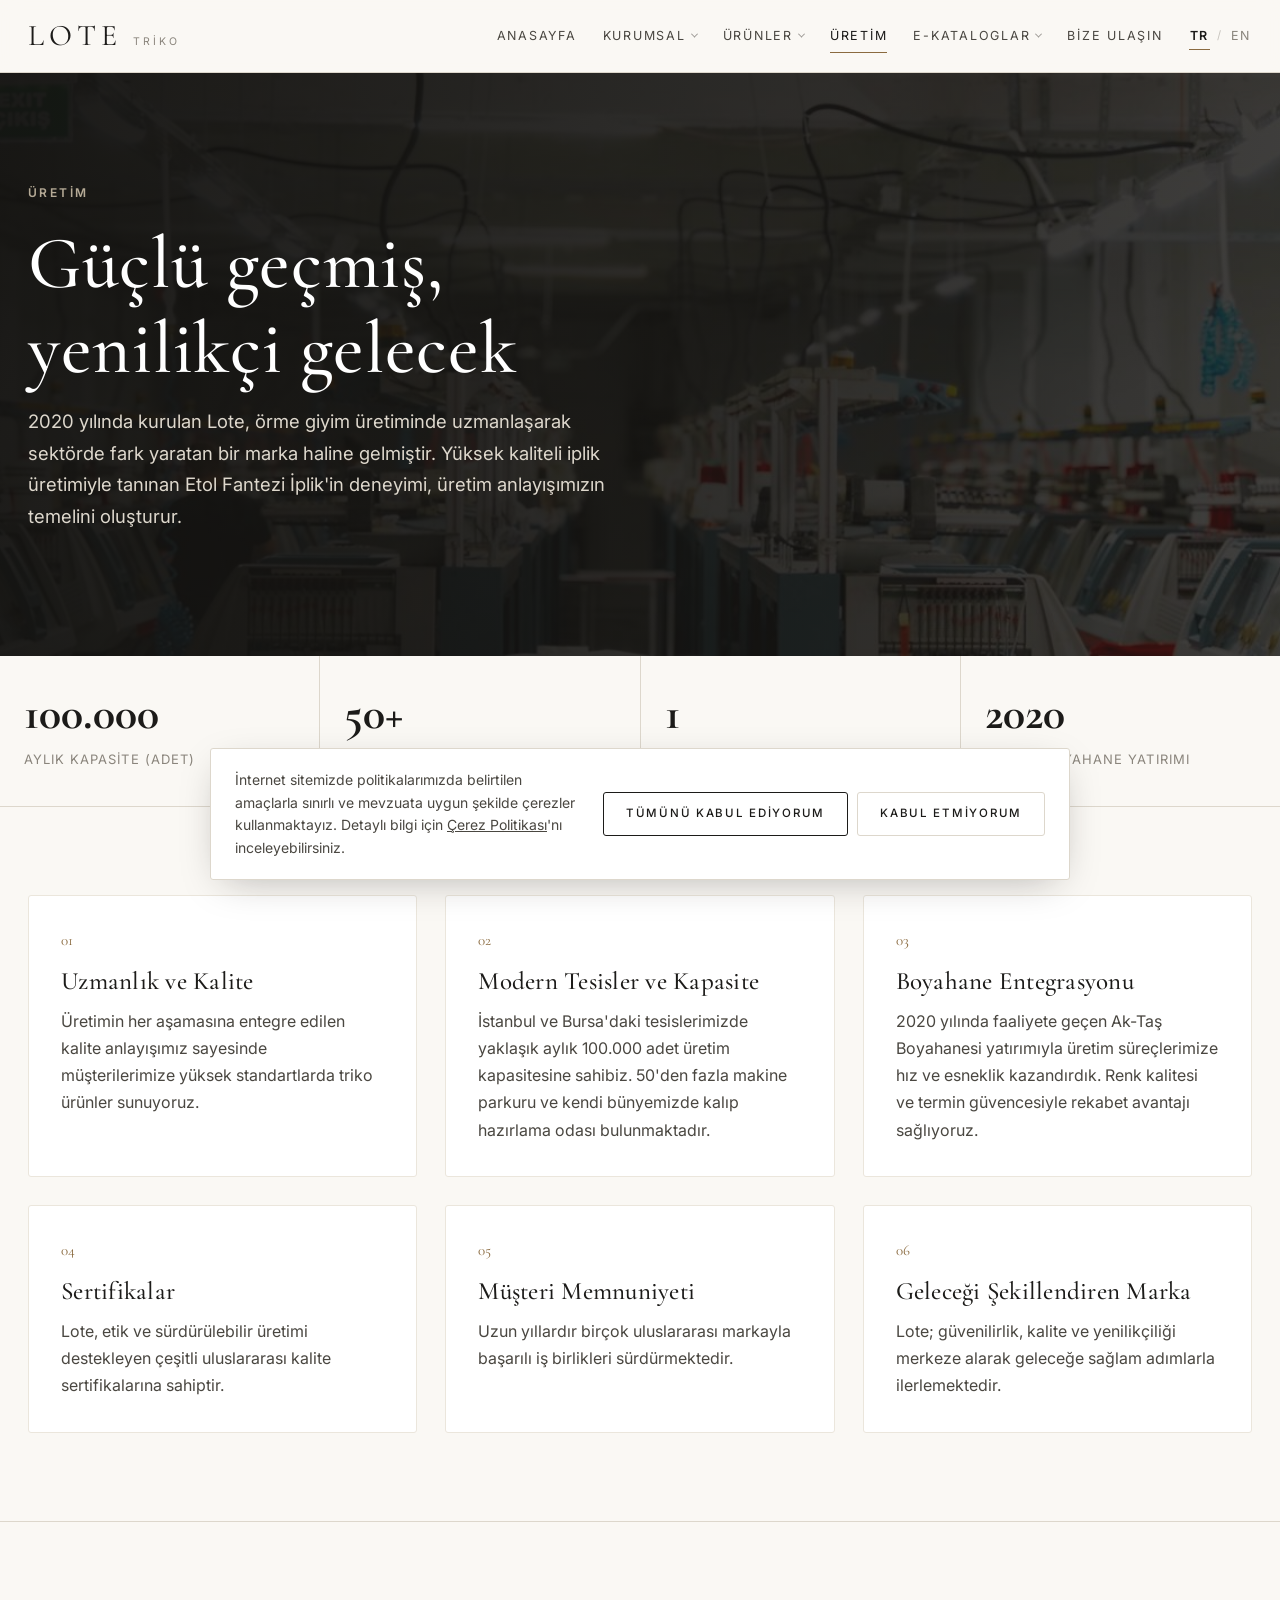
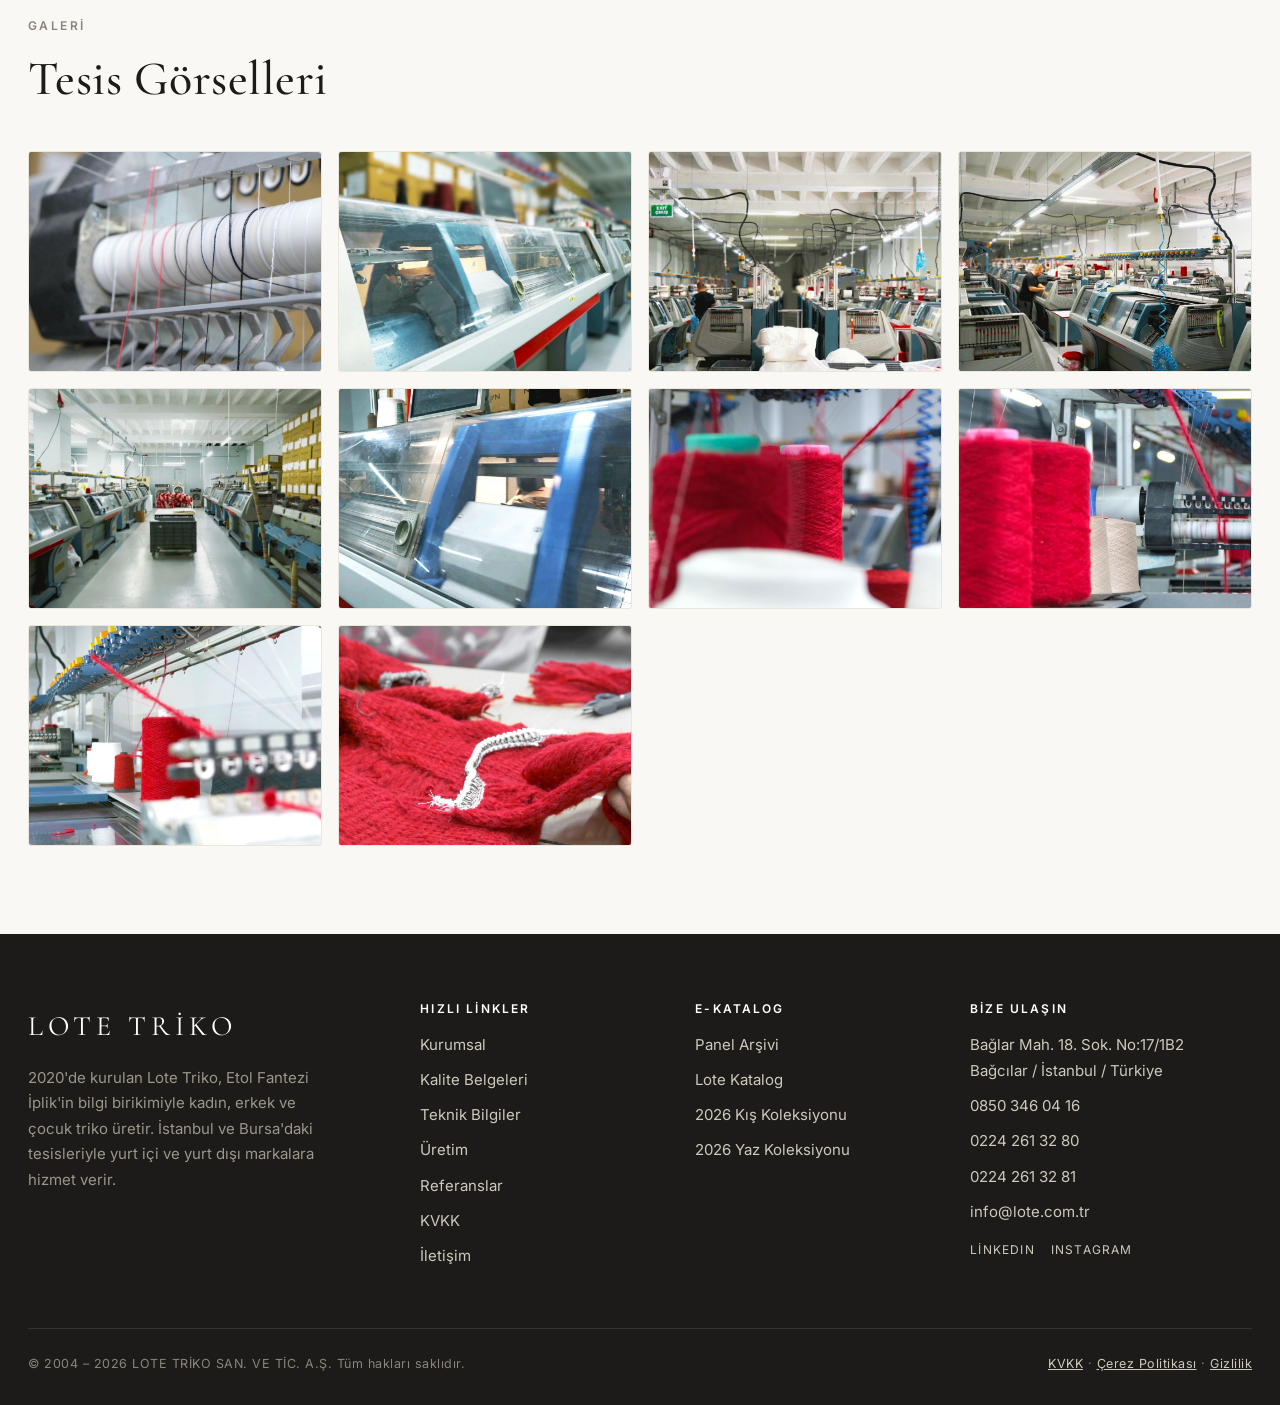
<file: uretim.html>
<!doctype html>
<html lang="tr">
<head>
<meta charset="utf-8">
<meta name="robots" content="noindex,nofollow">
<meta name="viewport" content="width=device-width,initial-scale=1">
<title>Üretim — Lote Triko</title>
<meta name="description" content="Lote Triko üretim süreçleri: kapasite, makine parkuru, boyahane entegrasyonu ve sertifikalar.">
<link rel="preconnect" href="https://fonts.googleapis.com">
<link rel="preconnect" href="https://fonts.gstatic.com" crossorigin>
<link href="https://fonts.googleapis.com/css2?family=Cormorant+Garamond:wght@300;400;500&family=Inter:wght@400;500;600&display=swap" rel="stylesheet">
<link rel="icon" href="assets/img/favicon.png" type="image/png">
<link rel="apple-touch-icon" href="assets/img/favicon.png">
<link rel="stylesheet" href="assets/css/style.css">
</head>
<body data-page="uretim">

<div id="head"></div>

<section class="hero banner">
  <img class="banner-bg" src="assets/banner/inner_uretim.jpg" alt="" aria-hidden="true">
  <div class="wrap" style="grid-template-columns:1fr">
    <div>
      <span class="kicker">Üretim</span>
      <h1 style="margin-bottom:14px">Güçlü geçmiş,<br>yenilikçi gelecek</h1>
      <p>
        2020 yılında kurulan Lote, örme giyim üretiminde uzmanlaşarak sektörde fark
        yaratan bir marka haline gelmiştir. Yüksek kaliteli iplik üretimiyle tanınan
        Etol Fantezi İplik'in deneyimi, üretim anlayışımızın temelini oluşturur.
      </p>
    </div>
  </div>
</section>

<section class="sec" style="padding:0">
  <div class="wrap" style="padding:0">
    <div class="stats">
      <div><b>100.000</b><span>Aylık kapasite (adet)</span></div>
      <div><b>50+</b><span>Makine parkuru</span></div>
      <div><b>1</b><span>Kendi kalıp hazırlama odası</span></div>
      <div><b>2020</b><span>Ak-Taş boyahane yatırımı</span></div>
    </div>
  </div>
</section>

<section class="sec">
  <div class="wrap">
    <div class="grid-3">
      <div class="card">
        <span class="num">01</span>
        <h3>Uzmanlık ve Kalite</h3>
        <p>Üretimin her aşamasına entegre edilen kalite anlayışımız sayesinde müşterilerimize yüksek standartlarda triko ürünler sunuyoruz.</p>
      </div>
      <div class="card">
        <span class="num">02</span>
        <h3>Modern Tesisler ve Kapasite</h3>
        <p>İstanbul ve Bursa'daki tesislerimizde yaklaşık aylık 100.000 adet üretim kapasitesine sahibiz. 50'den fazla makine parkuru ve kendi bünyemizde kalıp hazırlama odası bulunmaktadır.</p>
      </div>
      <div class="card">
        <span class="num">03</span>
        <h3>Boyahane Entegrasyonu</h3>
        <p>2020 yılında faaliyete geçen Ak-Taş Boyahanesi yatırımıyla üretim süreçlerimize hız ve esneklik kazandırdık. Renk kalitesi ve termin güvencesiyle rekabet avantajı sağlıyoruz.</p>
      </div>
      <div class="card">
        <span class="num">04</span>
        <h3>Sertifikalar</h3>
        <p>Lote, etik ve sürdürülebilir üretimi destekleyen çeşitli uluslararası kalite sertifikalarına sahiptir.</p>
      </div>
      <div class="card">
        <span class="num">05</span>
        <h3>Müşteri Memnuniyeti</h3>
        <p>Uzun yıllardır birçok uluslararası markayla başarılı iş birlikleri sürdürmektedir.</p>
      </div>
      <div class="card">
        <span class="num">06</span>
        <h3>Geleceği Şekillendiren Marka</h3>
        <p>Lote; güvenilirlik, kalite ve yenilikçiliği merkeze alarak geleceğe sağlam adımlarla ilerlemektedir.</p>
      </div>
    </div>
  </div>
</section>

<section class="sec" style="border-bottom:0">
  <div class="wrap">
    <div class="sec-head">
      <span class="kicker">Galeri</span>
      <h2>Tesis Görselleri</h2>
    </div>
    <div class="gal" id="gal"></div>
  </div>
</section>

<!-- görsel büyütme -->
<div class="lightbox" id="lb" hidden>
  <button class="lb-close" aria-label="Kapat">&times;</button>
  <img id="lb-img" alt="">
  <div class="lb-cap" id="lb-cap"></div>
</div>

<div id="foot"></div>
<script src="assets/js/site.js"></script>
<script src="assets/js/i18n.js"></script>
<script>
const GAL = Array.from({length:10}, (_,i) => ({
  src: 'assets/img/uretim_' + (i+1) + '.jpg',
  ad:  'Lote Triko üretim tesisi — görsel ' + (i+1)
}));
document.getElementById('gal').innerHTML = GAL.map((g,i) => `
  <button data-i="${i}" aria-label="${g.ad} görselini büyüt">
    <img src="${g.src}" alt="${g.ad}" loading="lazy">
  </button>`).join('');

const lb = document.getElementById('lb');
document.getElementById('gal').addEventListener('click', e => {
  const b = e.target.closest('[data-i]'); if (!b) return;
  const g = GAL[+b.dataset.i];
  document.getElementById('lb-img').src = g.src;
  document.getElementById('lb-img').alt = g.ad;
  document.getElementById('lb-cap').textContent = g.ad;
  lb.hidden = false; document.body.style.overflow = 'hidden';
});
function closeLb(){ lb.hidden = true; document.body.style.overflow = ''; }
lb.addEventListener('click', e => { if (e.target === lb || e.target.closest('.lb-close')) closeLb(); });
document.addEventListener('keydown', e => { if (e.key === 'Escape' && !lb.hidden) closeLb(); });
</script>
</body>
</html>
</file>
<file: assets/css/style.css>
/* ===========================================================
   LOTE TRİKO — Katalog
   =========================================================== */

:root{
  --paper:#faf8f4;
  --paper-2:#f3efe8;
  --ink:#1c1b19;
  --ink-2:#4a4741;
  --ink-3:#8a857c;
  --line:#ddd7cc;
  --line-2:#ebe6dc;
  --accent:#8a6a3f;
  --accent-dk:#6d5230;
  --white:#fff;
  --serif:"Cormorant Garamond",Georgia,"Times New Roman",serif;
  --sans:"Inter","Helvetica Neue",Arial,sans-serif;
  --sidebar-w:268px;
  --head-h:72px;
  --r:3px;
  --sh:0 1px 2px rgba(28,27,25,.05),0 8px 24px -12px rgba(28,27,25,.14);
}

*{box-sizing:border-box}
html{-webkit-text-size-adjust:100%}
body{
  margin:0;background:var(--paper);color:var(--ink);
  font-family:var(--sans);font-size:16.5px;line-height:1.7;
  -webkit-font-smoothing:antialiased;
}
img{max-width:100%;display:block}
a{color:inherit;text-decoration:none}
button{font:inherit;color:inherit;background:none;border:0;cursor:pointer}
h1,h2,h3,h4{font-family:var(--serif);font-weight:500;margin:0;line-height:1.15;letter-spacing:.01em}
p{margin:0 0 1em}
.wrap{max-width:1280px;margin:0 auto;padding:0 28px}

/* kicker / küçük başlık */
.kicker{
  font-size:12px;letter-spacing:.2em;text-transform:uppercase;
  color:var(--ink-3);font-weight:600;
}
.rule{height:1px;background:var(--line);border:0;margin:0}

/* ---------- HEADER ---------- */
.site-head{
  position:sticky;top:0;z-index:60;background:rgba(250,248,244,.92);
  backdrop-filter:blur(10px);border-bottom:1px solid var(--line);
}
.site-head .wrap{display:flex;align-items:center;gap:30px;height:var(--head-h)}
.brand{display:flex;align-items:baseline;gap:10px;flex:0 0 auto}
.brand .mark{
  font-family:var(--serif);font-size:30px;letter-spacing:.18em;
  text-transform:uppercase;line-height:1;
}
.brand .sub{font-size:10.5px;letter-spacing:.3em;color:var(--ink-3);text-transform:uppercase}
.nav{display:flex;gap:26px;margin-left:auto;align-items:center}
.nav a{
  font-size:12.5px;letter-spacing:.14em;text-transform:uppercase;color:var(--ink-2);
  padding:6px 0;border-bottom:1px solid transparent;transition:.18s;white-space:nowrap;
}
.nav a:hover{color:var(--ink)}
.nav a.on{color:var(--ink);border-bottom-color:var(--accent)}
.lang{display:flex;gap:6px;font-size:10.5px;letter-spacing:.12em;color:var(--ink-3)}
.lang b{color:var(--ink);font-weight:600}
.burger{display:none;width:40px;height:40px;margin-left:auto}
.burger span{display:block;height:1.5px;background:var(--ink);margin:5px 0;transition:.2s}

/* ---------- HERO ---------- */
.hero{
  position:relative;border-bottom:1px solid var(--line);
  background:var(--paper-2);overflow:hidden;
}
.hero .wrap{
  display:grid;grid-template-columns:1.05fr .95fr;gap:56px;
  align-items:center;padding-top:76px;padding-bottom:76px;
}
.hero h1{font-size:clamp(44px,5.8vw,76px);margin:16px 0 22px}
.hero p{color:var(--ink-2);font-size:18.5px;max-width:50ch;line-height:1.72}
.hero-art{position:relative}
.hero-art img{
  width:100%;aspect-ratio:4/3;object-fit:cover;border:1px solid var(--line);
  border-radius:var(--r);
}
.hero-art .cone{
  position:absolute;right:-14px;bottom:-26px;width:38%;
  background:var(--white);border:1px solid var(--line);border-radius:var(--r);
  padding:14px;box-shadow:var(--sh);
}
.hero-art .cone img{aspect-ratio:auto;border:0;height:auto}

.btn{
  display:inline-flex;align-items:center;gap:10px;
  padding:15px 30px;border:1px solid var(--ink);border-radius:var(--r);
  font-size:12.5px;letter-spacing:.15em;text-transform:uppercase;font-weight:500;
  transition:.2s;
}
.btn:hover{background:var(--ink);color:var(--paper)}
.btn.ghost{border-color:var(--line)}
.btn.ghost:hover{background:var(--ink);border-color:var(--ink)}

/* ---------- GENEL BÖLÜM ---------- */
.sec{padding:88px 0;border-bottom:1px solid var(--line)}
.sec-head{margin-bottom:44px;max-width:64ch}
.sec-head h2{font-size:clamp(32px,3.8vw,48px);margin:14px 0 16px}
.sec-head p{color:var(--ink-2);font-size:17px;line-height:1.72}

.grid-3{display:grid;grid-template-columns:repeat(3,1fr);gap:28px}
.card{
  background:var(--white);border:1px solid var(--line-2);border-radius:var(--r);
  padding:32px;transition:.22s;
}
.card:hover{border-color:var(--line);box-shadow:var(--sh)}
.card h3{font-size:25px;margin-bottom:12px}
.card p{color:var(--ink-2);font-size:16px;margin:0;line-height:1.7}
.card .num{font-family:var(--serif);font-size:15px;color:var(--accent);display:block;margin-bottom:14px}

.stats{display:grid;grid-template-columns:repeat(4,1fr);gap:1px;background:var(--line)}
.stats div{background:var(--paper);padding:34px 24px}
.stats b{display:block;font-family:var(--serif);font-size:46px;line-height:1;margin-bottom:8px}
.stats span{font-size:13px;letter-spacing:.08em;color:var(--ink-3);text-transform:uppercase}

/* ===========================================================
   KATALOG — iki kolon
   =========================================================== */
.cat{display:grid;grid-template-columns:var(--sidebar-w) 1fr;min-height:calc(100vh - var(--head-h))}

/* --- SOL: İPLİK LİSTESİ --- */
.yarns{
  border-right:1px solid var(--line);background:var(--paper-2);
  position:sticky;top:var(--head-h);align-self:start;
  height:calc(100vh - var(--head-h));overflow-y:auto;overscroll-behavior:contain;
}
.yarns-head{
  padding:22px 20px 14px;border-bottom:1px solid var(--line);
  position:sticky;top:0;background:var(--paper-2);z-index:2;
}
.yarns-head .kicker{display:block;margin-bottom:4px}
.yarns-head h2{font-size:24px}
.yarns-head .cnt{font-size:12.5px;color:var(--ink-3);margin-top:2px}

.ylist{list-style:none;margin:0;padding:8px}
.ylist li{margin-bottom:2px}
.ybtn{
  display:grid;grid-template-columns:52px 1fr;gap:13px;align-items:center;
  width:100%;text-align:left;padding:10px;border-radius:var(--r);
  border:1px solid transparent;transition:.18s;position:relative;
}
.ybtn:hover{background:var(--white);border-color:var(--line-2)}
.ybtn.on{background:var(--white);border-color:var(--line);box-shadow:var(--sh)}
.ybtn.on::before{
  content:"";position:absolute;left:-8px;top:12px;bottom:12px;width:2px;background:var(--accent);
}
.ybtn .thumb{
  width:52px;height:60px;object-fit:contain;background:var(--white);
  border:1px solid var(--line-2);border-radius:2px;
}
.ybtn .nm{display:block;font-size:14px;font-weight:600;letter-spacing:.07em;line-height:1.3}
.ybtn .mt{display:block;font-size:12px;color:var(--ink-3);margin-top:3px;line-height:1.4}
.ybtn .pc{
  font-size:11px;color:var(--accent);letter-spacing:.08em;margin-top:4px;display:block;
}
.tag-demo{
  display:inline-block;font-size:8.5px;letter-spacing:.14em;text-transform:uppercase;
  border:1px solid var(--line);color:var(--ink-3);padding:1px 5px;border-radius:2px;
  margin-left:6px;vertical-align:1px;
}

/* --- SAĞ: İÇERİK --- */
.panelwrap{padding:34px 40px 70px;min-width:0}

.crumb{
  display:flex;align-items:center;gap:9px;font-size:12px;letter-spacing:.12em;
  text-transform:uppercase;color:var(--ink-3);margin-bottom:24px;flex-wrap:wrap;
}
.crumb a:hover{color:var(--ink)}
.crumb .sep{opacity:.5}

/* iplik başlığı */
.yhero{
  display:grid;grid-template-columns:190px 1fr;gap:38px;
  padding-bottom:34px;border-bottom:1px solid var(--line);margin-bottom:34px;
}
.yhero .pic{
  background:var(--white);border:1px solid var(--line-2);border-radius:var(--r);padding:18px;
}
.yhero h1{font-size:clamp(34px,4.2vw,52px);letter-spacing:.04em;margin:10px 0 12px}
.yhero .desc{color:var(--ink-2);max-width:60ch;font-size:17px;line-height:1.72}

.specs{display:flex;flex-wrap:wrap;gap:0 34px;margin:22px 0 0;padding:0;list-style:none}
.specs li{padding:10px 0;border-top:1px solid var(--line-2);min-width:110px;flex:0 1 auto}
.specs .k{font-size:11px;letter-spacing:.16em;text-transform:uppercase;color:var(--ink-3)}
.specs .v{font-size:16px;font-weight:500;margin-top:2px}

/* kompozisyon barı */
.blend{margin-top:22px;max-width:560px}
.blend-bar{display:flex;height:7px;border-radius:4px;overflow:hidden;background:var(--line-2)}
.blend-bar i{display:block;height:100%}
.blend-key{display:flex;flex-wrap:wrap;gap:7px 20px;margin-top:12px;font-size:13px;color:var(--ink-2)}
.blend-key span{display:flex;align-items:center;gap:6px}
.blend-key b{width:8px;height:8px;border-radius:50%;flex:0 0 auto}

/* renk varyantları */
.ways{display:flex;gap:12px;margin-top:24px;flex-wrap:wrap}
.way{text-align:center;width:66px}
.way img{
  width:66px;height:76px;object-fit:contain;background:var(--white);
  border:1px solid var(--line-2);border-radius:2px;padding:4px;transition:.18s;
}
.way:hover img{border-color:var(--accent)}
.way span{display:block;font-size:11.5px;color:var(--ink-3);margin-top:5px;letter-spacing:.04em}

/* --- PANEL IZGARASI (PDF düzeni) --- */
.grid-head{display:flex;align-items:baseline;justify-content:space-between;gap:20px;margin-bottom:20px}
.grid-head h2{font-size:28px}
.filters{display:flex;gap:7px;flex-wrap:wrap}
.chip{
  font-size:11.5px;letter-spacing:.11em;text-transform:uppercase;
  border:1px solid var(--line);border-radius:999px;padding:5px 13px;color:var(--ink-2);transition:.18s;
}
.chip:hover{border-color:var(--ink-3)}
.chip.on{background:var(--ink);border-color:var(--ink);color:var(--paper)}

.panels{display:grid;grid-template-columns:repeat(2,1fr);gap:26px}
@media (min-width:1500px){.panels{grid-template-columns:repeat(3,1fr)}}
.panel{
  background:var(--white);border:1px solid var(--line-2);border-radius:var(--r);
  overflow:hidden;text-align:left;width:100%;display:block;transition:.22s;
}
.panel:hover{border-color:var(--line);box-shadow:var(--sh);transform:translateY(-2px)}
.panel .ph{display:block;aspect-ratio:1/1;overflow:hidden;background:var(--paper-2)}
.panel .ph img{width:100%;height:100%;object-fit:cover;transition:transform .5s ease}
.panel:hover .ph img{transform:scale(1.035)}
.panel .meta{display:block;padding:16px 18px 18px;border-top:1px solid var(--line-2)}
.panel .row1{display:flex;align-items:baseline;justify-content:space-between;gap:12px}
.panel .yn{font-family:var(--serif);font-size:30px;letter-spacing:.03em;line-height:1.1}
.panel .art{font-size:11.5px;letter-spacing:.1em;font-weight:600;text-transform:uppercase;text-align:right}
.panel .comp{
  display:block;font-size:13.5px;color:var(--ink-2);margin-top:11px;padding-top:11px;
  border-top:1px solid var(--line-2);line-height:1.55;
}
.panel .comp b{font-weight:600;color:var(--ink)}

/* --- PANEL DETAY --- */
.pd{display:grid;grid-template-columns:1.1fr 1fr;gap:46px;align-items:start}
.pd .big{border:1px solid var(--line-2);border-radius:var(--r);overflow:hidden;background:var(--white)}
.pd .big img{width:100%}
.pd h1{font-size:clamp(30px,3.8vw,46px);margin:10px 0 6px}
.pd .artline{font-size:13px;letter-spacing:.18em;text-transform:uppercase;color:var(--accent);font-weight:600}
.pd .lead{color:var(--ink-2);margin:18px 0 0;font-size:17px;line-height:1.72}
.pd-table{width:100%;border-collapse:collapse;margin-top:28px;font-size:15.5px}
.pd-table th,.pd-table td{text-align:left;padding:11px 0;border-bottom:1px solid var(--line-2);vertical-align:top}
.pd-table th{
  font-weight:500;font-size:11.5px;letter-spacing:.14em;text-transform:uppercase;
  color:var(--ink-3);width:40%;padding-right:16px;
}
.yarnlink{
  display:grid;grid-template-columns:58px 1fr auto;gap:14px;align-items:center;
  border:1px solid var(--line);border-radius:var(--r);padding:13px;margin-top:26px;
  background:var(--white);transition:.2s;
}
.yarnlink:hover{border-color:var(--accent);box-shadow:var(--sh)}
.yarnlink img{width:58px;height:66px;object-fit:contain}
.yarnlink > span{display:block}
.yarnlink .k{display:block;font-size:11px;letter-spacing:.16em;text-transform:uppercase;color:var(--ink-3)}
.yarnlink .n{display:block;font-family:var(--serif);font-size:25px;margin-top:1px}
.yarnlink .go{font-size:18px;color:var(--ink-3)}

.empty{padding:70px 0;text-align:center;color:var(--ink-3)}

/* ---------- FOOTER ---------- */
.foot{background:var(--ink);color:#cfc9bd;padding:68px 0 30px;font-size:15px;line-height:1.75}
.foot a{color:#cfc9bd}
.foot a:hover{color:#fff}
.foot-grid{display:grid;grid-template-columns:1.5fr 1fr 1fr 1.2fr;gap:40px}
.foot h4{color:#fff;font-size:12px;letter-spacing:.18em;text-transform:uppercase;
  font-family:var(--sans);font-weight:600;margin-bottom:16px}
.foot ul{list-style:none;margin:0;padding:0}
.foot li{margin-bottom:9px}
.foot .mark{font-family:var(--serif);font-size:28px;letter-spacing:.18em;color:#fff;text-transform:uppercase}
.foot .about{margin-top:14px;max-width:34ch;color:#9c968b;line-height:1.7}
.foot-bot{
  border-top:1px solid #333;margin-top:50px;padding-top:24px;
  display:flex;justify-content:space-between;gap:20px;flex-wrap:wrap;
  font-size:12.5px;color:#8a857c;letter-spacing:.04em;
}

/* ---------- İLETİŞİM ---------- */
.contact{display:grid;grid-template-columns:1fr 1fr;gap:56px}
.cinfo ul{list-style:none;margin:0;padding:0}
.cinfo li{padding:18px 0;border-bottom:1px solid var(--line-2)}
.cinfo .k{font-size:11px;letter-spacing:.16em;text-transform:uppercase;color:var(--ink-3)}
.cinfo .v{font-size:17.5px;margin-top:4px}
.form label{display:block;margin-bottom:16px}
.form .k{font-size:11.5px;letter-spacing:.14em;text-transform:uppercase;color:var(--ink-3);display:block;margin-bottom:6px}
.form input,.form textarea{
  width:100%;padding:12px 14px;border:1px solid var(--line);border-radius:var(--r);
  background:var(--white);font:inherit;font-size:16px;color:var(--ink);
}
.form input:focus,.form textarea:focus{outline:none;border-color:var(--accent)}
.form textarea{min-height:130px;resize:vertical}

/* ---------- RESPONSIVE ---------- */
@media (max-width:1080px){
  .hero .wrap{grid-template-columns:1fr;gap:40px}
  .hero-art .cone{width:30%}
  .pd{grid-template-columns:1fr;gap:30px}
  .foot-grid{grid-template-columns:1fr 1fr}
  .stats{grid-template-columns:repeat(2,1fr)}
  .grid-3{grid-template-columns:1fr}
  .contact{grid-template-columns:1fr;gap:36px}
}
@media (max-width:860px){
  .nav{display:none}
  .nav.open{
    display:flex;flex-direction:column;position:absolute;top:var(--head-h);left:0;right:0;
    background:var(--paper);border-bottom:1px solid var(--line);padding:18px 28px 24px;gap:14px;
  }
  .nav.open a{font-size:13px}
  .burger{display:block}
  .lang{display:none}

  /* katalog: sidebar üstte yatay şerit */
  .cat{grid-template-columns:1fr}
  .yarns{
    position:sticky;top:var(--head-h);height:auto;border-right:0;
    border-bottom:1px solid var(--line);z-index:30;
  }
  .yarns-head{padding:14px 20px 10px}
  .ylist{display:flex;gap:8px;overflow-x:auto;padding:12px 16px;scroll-snap-type:x mandatory}
  .ylist li{flex:0 0 auto;margin:0;scroll-snap-align:start}
  .ybtn{grid-template-columns:1fr;width:108px;padding:8px;text-align:center}
  .ybtn::before{display:none}
  .ybtn .thumb{width:100%;height:68px;margin:0 auto}
  .ybtn .mt,.ybtn .pc{display:none}
  .ybtn .nm{font-size:10.5px;letter-spacing:.03em;line-height:1.25}
  .ybtn .tag-demo{display:block;margin:4px auto 0;width:max-content;font-size:8px}
  .panelwrap{padding:26px 20px 56px}
  .yhero{grid-template-columns:1fr;gap:22px}
  .yhero .pic{max-width:170px}
}
@media (max-width:620px){
  .wrap{padding:0 20px}
  .panels{grid-template-columns:1fr}
  .foot-grid{grid-template-columns:1fr;gap:30px}
  .stats{grid-template-columns:1fr}
  .hero-art .cone{display:none}
}

/* ===========================================================
   EK BİLEŞENLER
   =========================================================== */

/* --- açılır menü --- */
.nav-item{position:relative}
.nav-item > a{display:flex;align-items:center;gap:6px}
.caret{width:5px;height:5px;border-right:1px solid currentColor;border-bottom:1px solid currentColor;
  transform:rotate(45deg) translate(-1px,-1px);opacity:.55}
.drop{
  position:absolute;top:100%;left:-16px;min-width:214px;background:var(--white);
  border:1px solid var(--line);border-radius:var(--r);box-shadow:var(--sh);
  padding:7px;opacity:0;visibility:hidden;transform:translateY(-6px);transition:.18s;z-index:70;
}
.nav-item:hover .drop,.nav-item:focus-within .drop{opacity:1;visibility:visible;transform:translateY(0)}
.drop a{
  display:block;padding:10px 13px;border:0;border-radius:2px;
  font-size:12.5px;letter-spacing:.11em;color:var(--ink-2);white-space:nowrap;
}
.drop a:hover{background:var(--paper-2);color:var(--ink)}

.btn.sm{padding:11px 22px;font-size:11.5px}

/* --- çerez bildirimi --- */
.cookiebar{
  position:fixed;left:20px;right:20px;bottom:20px;z-index:200;max-width:860px;margin:0 auto;
  background:var(--white);border:1px solid var(--line);border-radius:var(--r);
  box-shadow:0 10px 40px -14px rgba(28,27,25,.35);
  padding:20px 24px;display:flex;gap:24px;align-items:center;flex-wrap:wrap;
}
.cookiebar p{margin:0;flex:1 1 320px;font-size:14px;color:var(--ink-2);line-height:1.6}
.cookiebar a{text-decoration:underline}
.cb-btns{display:flex;gap:9px;flex-wrap:wrap}

/* --- footer sosyal --- */
.foot .social{display:flex;gap:16px;margin-top:14px}
.foot .social a{font-size:12px;letter-spacing:.1em;text-transform:uppercase}
.foot-bot a{text-decoration:underline}

/* --- kalite belgeleri --- */
.certs{display:grid;grid-template-columns:repeat(3,1fr);gap:28px}
.cert{margin:0;background:var(--white);border:1px solid var(--line-2);border-radius:var(--r);
  overflow:hidden;transition:.22s;display:flex;flex-direction:column}
.cert:hover{border-color:var(--line);box-shadow:var(--sh)}
.cert-pic{display:block;width:100%;padding:0;background:var(--paper-2);cursor:zoom-in;border:0}
.cert-pic img{width:100%;aspect-ratio:1/1.3;object-fit:contain;object-position:top;
  background:var(--white);padding:14px}
.cert figcaption{padding:15px 18px 17px;border-top:1px solid var(--line-2);
  display:flex;align-items:center;justify-content:space-between;gap:12px;margin-top:auto}
.cert-ad{font-size:15.5px;font-weight:500}
.cert-links{display:flex;gap:12px;flex:0 0 auto}
.lnk{font-size:11.5px;letter-spacing:.13em;text-transform:uppercase;color:var(--accent);
  border-bottom:1px solid transparent;padding:0}
.lnk:hover{border-bottom-color:var(--accent)}

/* --- lightbox --- */
.lightbox{position:fixed;inset:0;z-index:300;background:rgba(28,27,25,.9);
  display:flex;align-items:center;justify-content:center;flex-direction:column;gap:16px;padding:40px 24px}
.lightbox[hidden]{display:none}
.lightbox img{max-width:min(880px,92vw);max-height:78vh;object-fit:contain;background:var(--white);
  border-radius:var(--r)}
.lb-cap{color:#e6e0d6;font-size:12px;letter-spacing:.14em;text-transform:uppercase}
.lb-close{position:absolute;top:18px;right:24px;color:#fff;font-size:34px;line-height:1;opacity:.8}
.lb-close:hover{opacity:1}

/* --- teknik bilgiler: hesaplayıcı --- */
.calc{display:grid;grid-template-columns:320px 1fr;gap:40px;align-items:start}
.calc-in label{display:block;margin-bottom:16px}
.calc-in .k{display:block;font-size:11.5px;letter-spacing:.14em;text-transform:uppercase;
  color:var(--ink-3);margin-bottom:6px}
.calc-in input{width:100%;padding:13px 15px;border:1px solid var(--line);border-radius:var(--r);
  background:var(--white);font:inherit;font-size:16.5px;color:var(--ink)}
.calc-in input:focus{outline:none;border-color:var(--accent)}
.calc-btns{display:flex;gap:10px;flex-wrap:wrap}
.calc-err{font-size:12.5px;color:#9b3b3b;margin:12px 0 0;min-height:1em}
.calc-out{display:grid;grid-template-columns:repeat(3,1fr);gap:1px;background:var(--line-2);
  border:1px solid var(--line-2);border-radius:var(--r);overflow:hidden;min-height:60px}
.calc-out:empty{background:none;border-style:dashed;border-color:var(--line)}
.res{background:var(--white);padding:18px 20px}
.res .rk{font-size:11px;letter-spacing:.16em;text-transform:uppercase;color:var(--ink-3);display:block}
.res .rv{font-family:var(--serif);font-size:32px;line-height:1.1;display:block;margin:4px 0 2px}
.res .rt{font-size:12px;color:var(--ink-3)}

/* dönüşüm ızgarası */
.conv{display:grid;grid-template-columns:repeat(3,1fr);gap:16px}
.cv{display:block}
.cv .k{display:flex;align-items:baseline;gap:8px;font-size:13px;font-weight:600;
  letter-spacing:.1em;text-transform:uppercase;margin-bottom:6px}
.cv .k em{font-style:normal;font-weight:400;font-size:10.5px;letter-spacing:.04em;
  text-transform:none;color:var(--ink-3)}
.cv input{width:100%;padding:13px 15px;border:1px solid var(--line);border-radius:var(--r);
  background:var(--white);font:inherit;font-size:16.5px;color:var(--ink)}
.cv input:focus{outline:none;border-color:var(--accent)}

/* tanımlar */
.defs{display:grid;grid-template-columns:repeat(3,1fr);gap:24px}
.def{background:var(--white);border:1px solid var(--line-2);border-radius:var(--r);padding:22px}
.def-h{display:flex;align-items:center;gap:10px;margin-bottom:4px}
.def-h b{font-family:var(--serif);font-size:27px;font-weight:500}
.def-tip{font-size:9px;letter-spacing:.14em;text-transform:uppercase;padding:2px 7px;
  border-radius:999px;border:1px solid var(--line)}
.def-tip.direkt{background:var(--paper-2);color:var(--accent-dk);border-color:var(--line)}
.def-tip.indirekt{color:var(--ink-3)}
.def-ad{font-size:12px;letter-spacing:.1em;text-transform:uppercase;color:var(--ink-3);margin-bottom:10px}
.def p{font-size:14.5px;color:var(--ink-2);margin:0;line-height:1.6}

/* --- referanslar --- */
.logos{display:grid;grid-template-columns:repeat(4,1fr);gap:1px;background:var(--line-2);
  border:1px solid var(--line-2);border-radius:var(--r);overflow:hidden}
.logo{background:var(--white);display:flex;align-items:center;justify-content:center;
  padding:34px 26px;min-height:132px}
.logo img{max-height:52px;width:auto;object-fit:contain;filter:grayscale(1);opacity:.7;transition:.22s}
.logo:hover img{filter:none;opacity:1}
.countries{display:flex;flex-wrap:wrap;gap:9px}
.countries span{border:1px solid var(--line);border-radius:999px;padding:10px 20px;
  font-size:14px;color:var(--ink-2)}

/* --- kvkk belge listesi --- */
.doclist{list-style:none;margin:0;padding:0}
.doclist li{margin-bottom:9px}
.doclist a{display:flex;align-items:center;justify-content:space-between;gap:16px;
  background:var(--white);border:1px solid var(--line-2);border-radius:var(--r);
  padding:16px 18px;transition:.2s}
.doclist a:hover{border-color:var(--accent);box-shadow:var(--sh)}
.doclist .dn{font-size:16px}
.doclist .dt{font-size:10px;letter-spacing:.14em;color:var(--ink-3);border:1px solid var(--line);
  border-radius:2px;padding:2px 7px}

/* --- e-katalog --- */
.kats{display:grid;grid-template-columns:repeat(3,1fr);gap:26px}
.kat{background:var(--white);border:1px solid var(--line-2);border-radius:var(--r);
  overflow:hidden;display:flex;flex-direction:column;transition:.22s}
.kat:hover{border-color:var(--line);box-shadow:var(--sh);transform:translateY(-2px)}
.kat-main{grid-column:span 3;flex-direction:row}
.kat-pic{display:grid;grid-template-columns:repeat(3,1fr);gap:1px;background:var(--line-2)}
.kat-pic.one{grid-template-columns:1fr}
.kat-pic img{width:100%;aspect-ratio:1/1;object-fit:cover}
.kat-main .kat-pic{flex:0 0 46%;align-self:stretch}
.kat-main .kat-pic img{aspect-ratio:auto;height:100%}
.kat-meta{padding:24px 26px 28px;border-top:1px solid var(--line-2);
  display:flex;flex-direction:column;gap:9px;flex:1}
.kat-main .kat-meta{border-top:0;border-left:1px solid var(--line-2);justify-content:center;padding:34px}
.kat-meta h3{font-size:27px}
.kat-main .kat-meta h3{font-size:38px}
.kat-meta p{color:var(--ink-2);font-size:15.5px;margin:0;line-height:1.7}
.kat-go{font-size:11.5px;letter-spacing:.15em;text-transform:uppercase;color:var(--accent);margin-top:6px}
.note{font-size:14px;color:var(--ink-3);border-left:2px solid var(--line);padding-left:16px}

/* --- galeri --- */
.gal{display:grid;grid-template-columns:repeat(4,1fr);gap:16px}
.gal button{display:block;padding:0;border:1px solid var(--line-2);border-radius:var(--r);
  overflow:hidden;background:var(--paper-2);cursor:zoom-in;transition:.22s}
.gal button:hover{border-color:var(--line);box-shadow:var(--sh)}
.gal img{width:100%;aspect-ratio:4/3;object-fit:cover;transition:transform .5s ease}
.gal button:hover img{transform:scale(1.04)}

@media (max-width:1080px){
  .certs,.defs,.kats{grid-template-columns:repeat(2,1fr)}
  .kat-main{grid-column:span 2}
  .calc{grid-template-columns:1fr;gap:28px}
  .calc-out,.conv{grid-template-columns:repeat(2,1fr)}
  .logos{grid-template-columns:repeat(3,1fr)}
  .gal{grid-template-columns:repeat(3,1fr)}
}
@media (max-width:860px){
  .nav.open .nav-item{width:100%}
  .nav.open .drop{position:static;opacity:1;visibility:visible;transform:none;
    box-shadow:none;border:0;border-left:1px solid var(--line);border-radius:0;
    margin:6px 0 4px 10px;padding:0 0 0 10px;display:none}
  .nav.open .nav-item.open .drop{display:block}
  .nav.open .drop a{padding:8px 0;font-size:12px}
}
@media (max-width:620px){
  .certs,.defs,.kats,.conv,.calc-out{grid-template-columns:1fr}
  .kat-main{grid-column:span 1;flex-direction:column}
  .kat-main .kat-pic{flex:none}
  .kat-main .kat-meta{border-left:0;border-top:1px solid var(--line-2);padding:24px}
  .kat-main .kat-meta h3{font-size:26px}
  .logos{grid-template-columns:repeat(2,1fr)}
  .gal{grid-template-columns:repeat(2,1fr)}
  .cookiebar{left:12px;right:12px;bottom:12px;padding:18px}
}

/* ===========================================================
   BANNER HERO · GRUP ŞİRKETLERİ · HARİTA
   =========================================================== */

/* --- görselli iç sayfa başlığı --- */
.hero.banner{
  background:var(--ink);border-bottom:0;position:relative;overflow:hidden;
}
.hero.banner .banner-bg{
  position:absolute;inset:0;width:100%;height:100%;
  object-fit:cover;opacity:.42;z-index:0;
}
.hero.banner::after{
  content:"";position:absolute;inset:0;
  background:linear-gradient(100deg,rgba(20,19,17,.88) 0%,rgba(20,19,17,.55) 55%,rgba(20,19,17,.25) 100%);
}
.hero.banner .wrap{position:relative;z-index:2;padding-top:104px;padding-bottom:104px}
.hero.banner h1{color:#fff}
.hero.banner p{color:#ded8cd}
.hero.banner .kicker{color:#b5aa96}
.hero.banner .btn{border-color:rgba(255,255,255,.5);color:#fff}
.hero.banner .btn:hover{background:#fff;border-color:#fff;color:var(--ink)}

/* --- grup şirketleri --- */
.groups{display:grid;grid-template-columns:repeat(3,1fr);gap:28px}
.group{
  background:var(--white);border:1px solid var(--line-2);border-radius:var(--r);
  overflow:hidden;display:flex;flex-direction:column;transition:.22s;
}
.group:hover{border-color:var(--line);box-shadow:var(--sh);transform:translateY(-2px)}
.group-pic{overflow:hidden;background:var(--white);border-bottom:1px solid var(--line-2);
  display:flex;align-items:center;justify-content:center;padding:34px 38px}
.group-pic img{width:100%;max-height:116px;object-fit:contain;transition:transform .45s ease}
.group:hover .group-pic img{transform:scale(1.03)}
.group-meta{padding:28px 30px 32px;display:flex;flex-direction:column;gap:11px;flex:1}
.group-meta h3{font-size:27px}
.group-meta p{color:var(--ink-2);font-size:15.5px;line-height:1.72;margin:0}
.group-tag{
  font-size:11px;letter-spacing:.17em;text-transform:uppercase;color:var(--accent);
}

/* --- harita --- */
.map{
  border:1px solid var(--line);border-radius:var(--r);overflow:hidden;
  background:var(--paper-2);line-height:0;
}
.map iframe{width:100%;height:440px;border:0;display:block;filter:grayscale(.3)}
.map-bar{
  display:flex;align-items:center;justify-content:space-between;gap:20px;flex-wrap:wrap;
  padding:18px 22px;border-top:1px solid var(--line);background:var(--white);line-height:1.6;
}
.map-bar .adr{font-size:15px;color:var(--ink-2)}
.map-bar .adr b{color:var(--ink);font-weight:600;display:block;font-size:12px;
  letter-spacing:.16em;text-transform:uppercase;color:var(--ink-3);margin-bottom:3px}

/* çalışma saatleri */
.hours{list-style:none;margin:0;padding:0}
.hours li{
  display:flex;justify-content:space-between;gap:16px;padding:14px 0;
  border-bottom:1px solid var(--line-2);font-size:16px;
}
.hours li:last-child{border-bottom:0}
.hours .d{color:var(--ink-2)}
.hours .t{font-weight:500}
.hours .kapali{color:var(--ink-3)}

/* whatsapp butonu */
.btn.wa{border-color:#257a4a;color:#1d6b3f}
.btn.wa:hover{background:#257a4a;border-color:#257a4a;color:#fff}

@media (max-width:1080px){
  .groups{grid-template-columns:1fr}
  .hero.banner .wrap{padding-top:78px;padding-bottom:78px}
  .map iframe{height:360px}
}
@media (max-width:620px){
  .map iframe{height:300px}
  .group-meta{padding:24px}
}

/* --- dil secici --- */
.lang{display:flex;align-items:center;gap:7px;font-size:11.5px;letter-spacing:.12em;color:var(--ink-3)}
.lang a{color:var(--ink-3);padding:3px 1px;border-bottom:1px solid transparent;transition:.18s}
.lang a:hover{color:var(--ink)}
.lang a.on{color:var(--ink);font-weight:600;border-bottom-color:var(--accent)}
.lang i{font-style:normal;opacity:.45}
@media (max-width:860px){
  .lang{display:flex;margin-left:auto;margin-right:14px}
  .nav.open .lang{margin:4px 0 0}
}

/* --- duyarli iki kolon (satir ici grid yerine) --- */
.two{display:grid;grid-template-columns:1fr 1fr;gap:56px;align-items:start}
.two.mid{align-items:center}
.two.wide{grid-template-columns:1.1fr .9fr;gap:48px}
@media (max-width:860px){
  .two,.two.wide{grid-template-columns:1fr;gap:36px}
}
</file>
